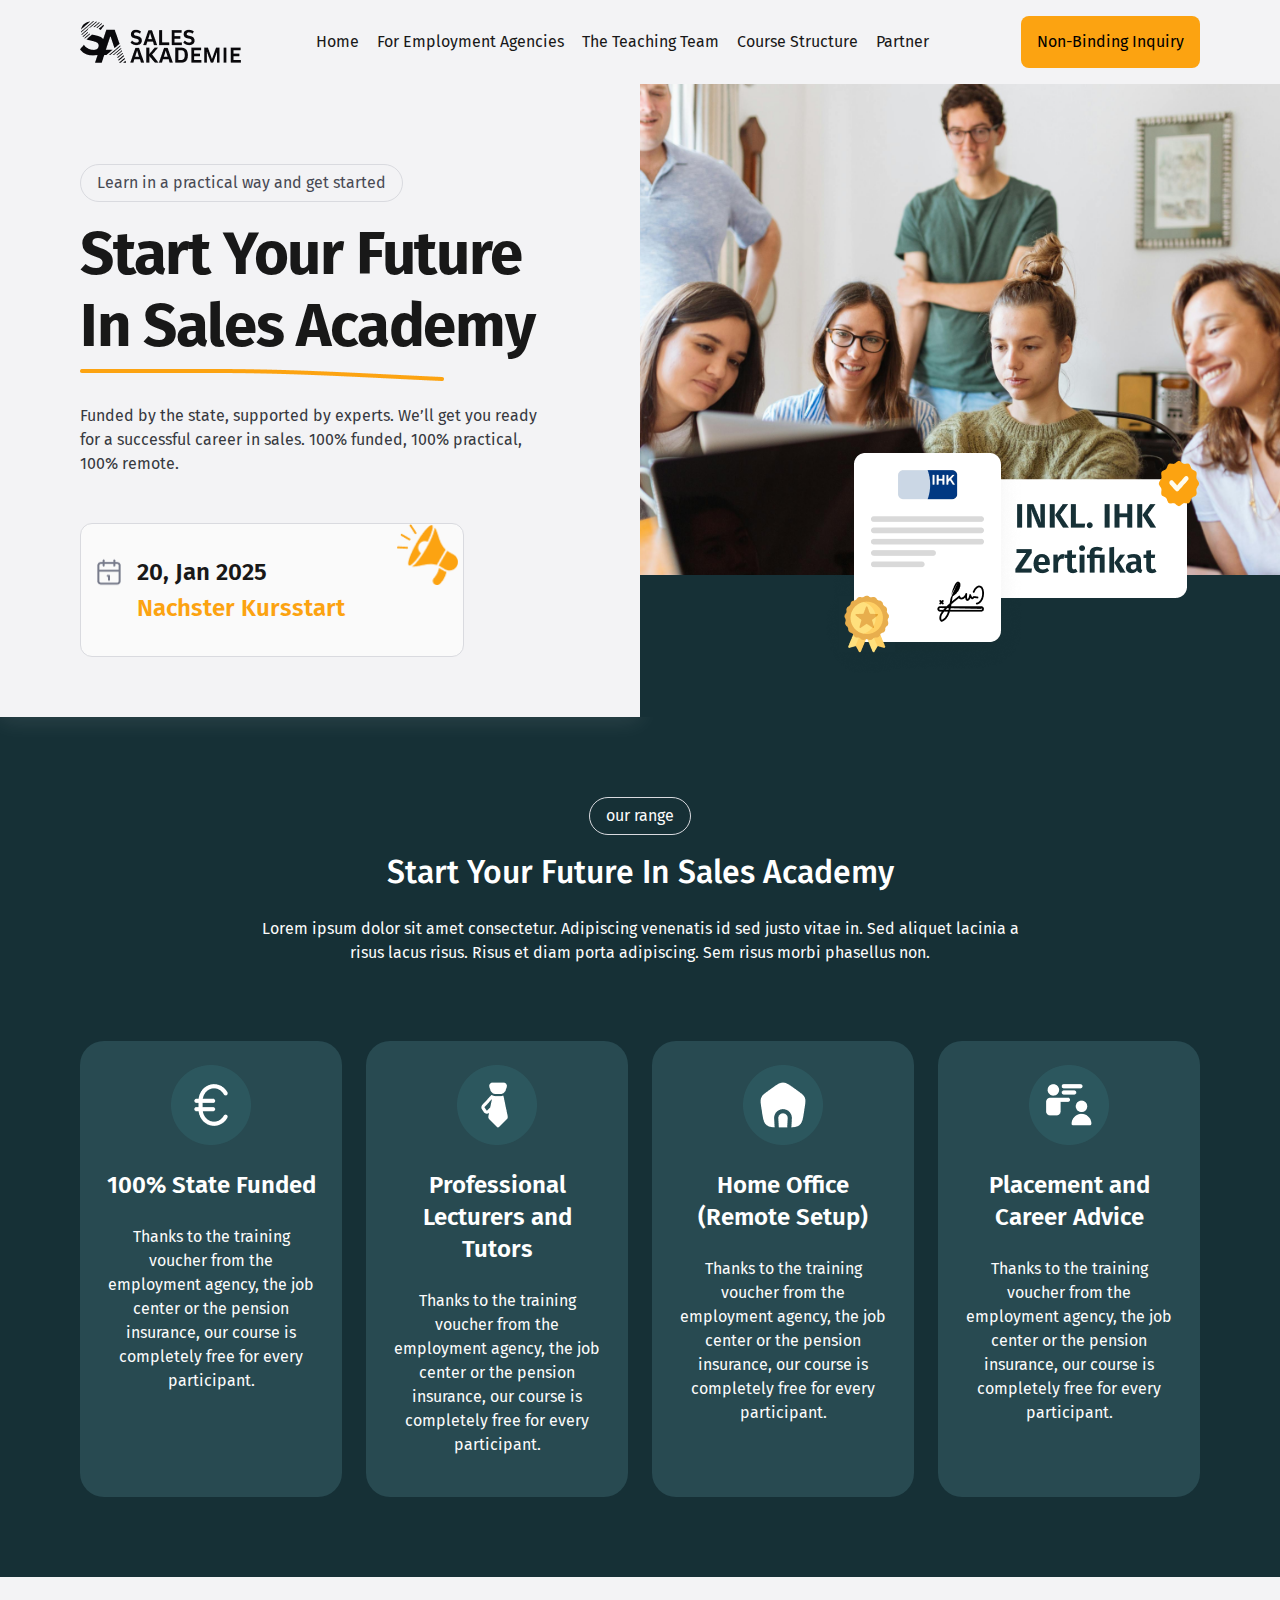
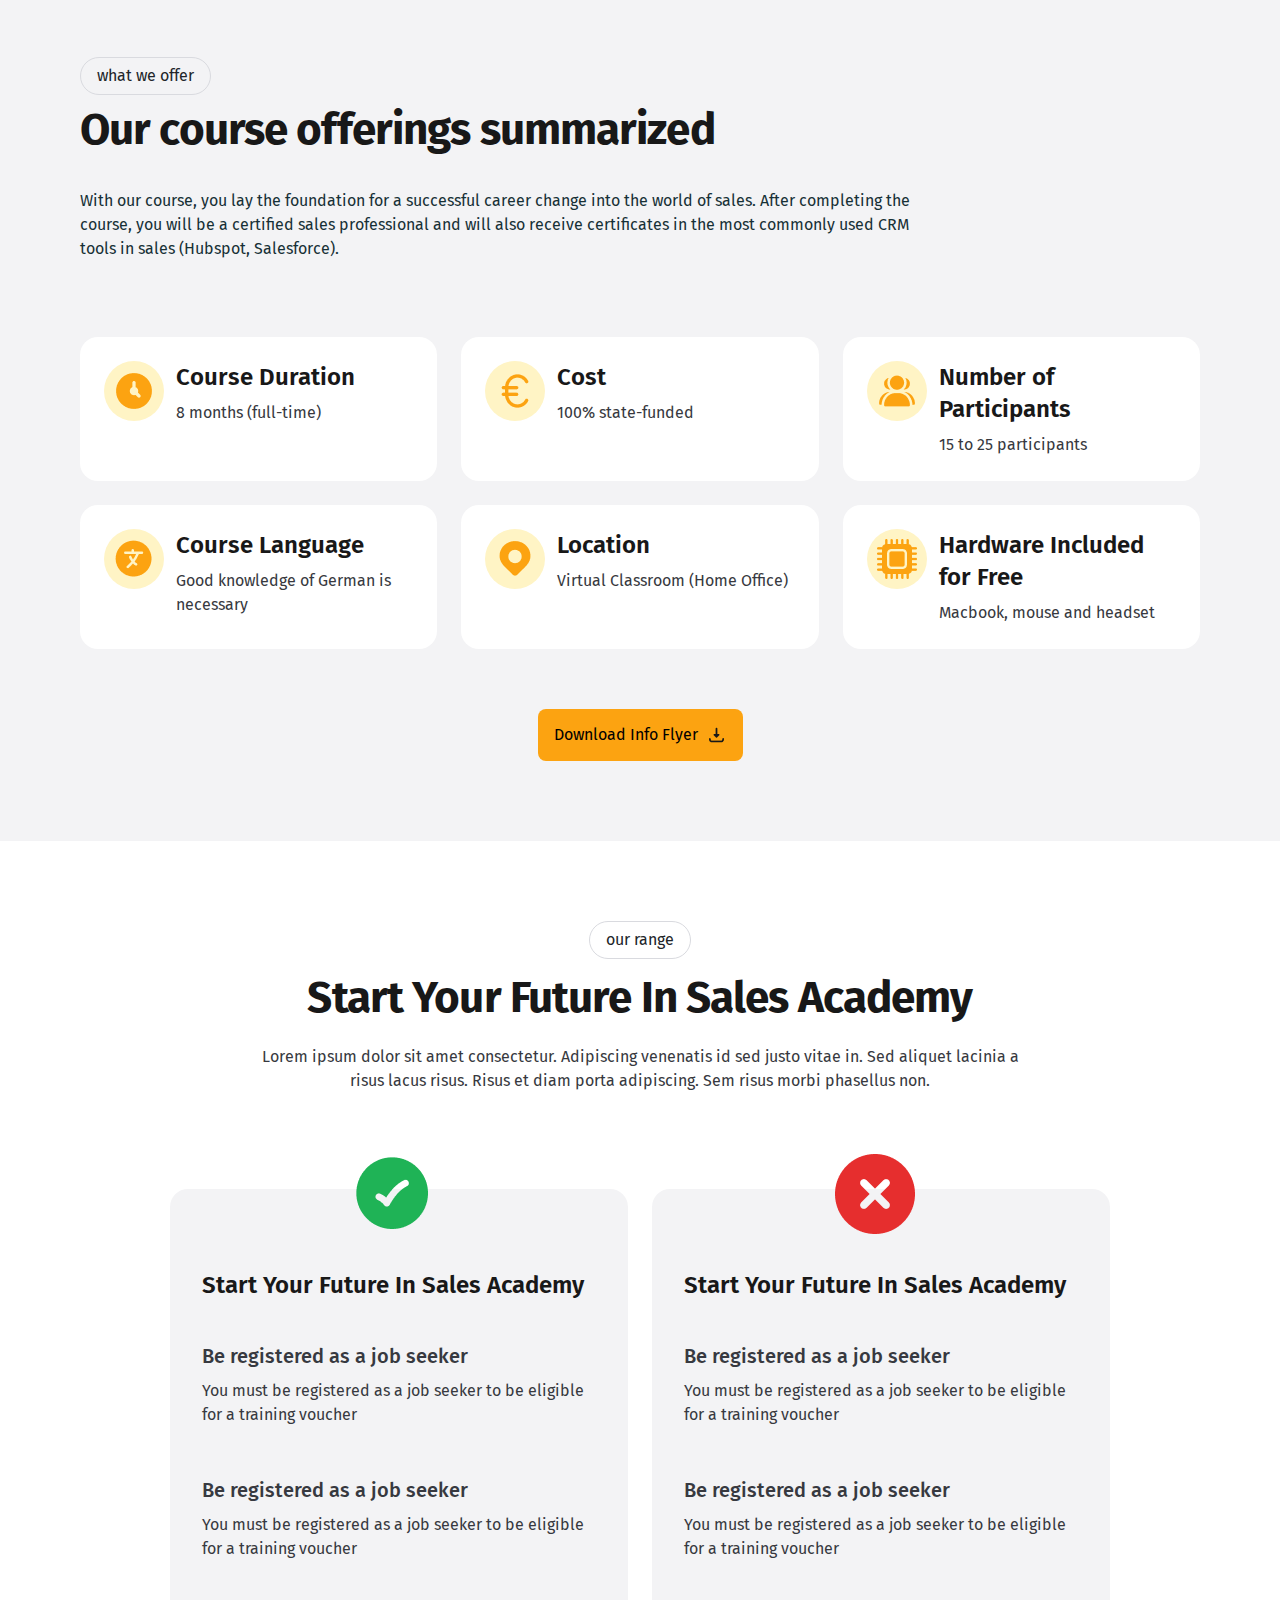
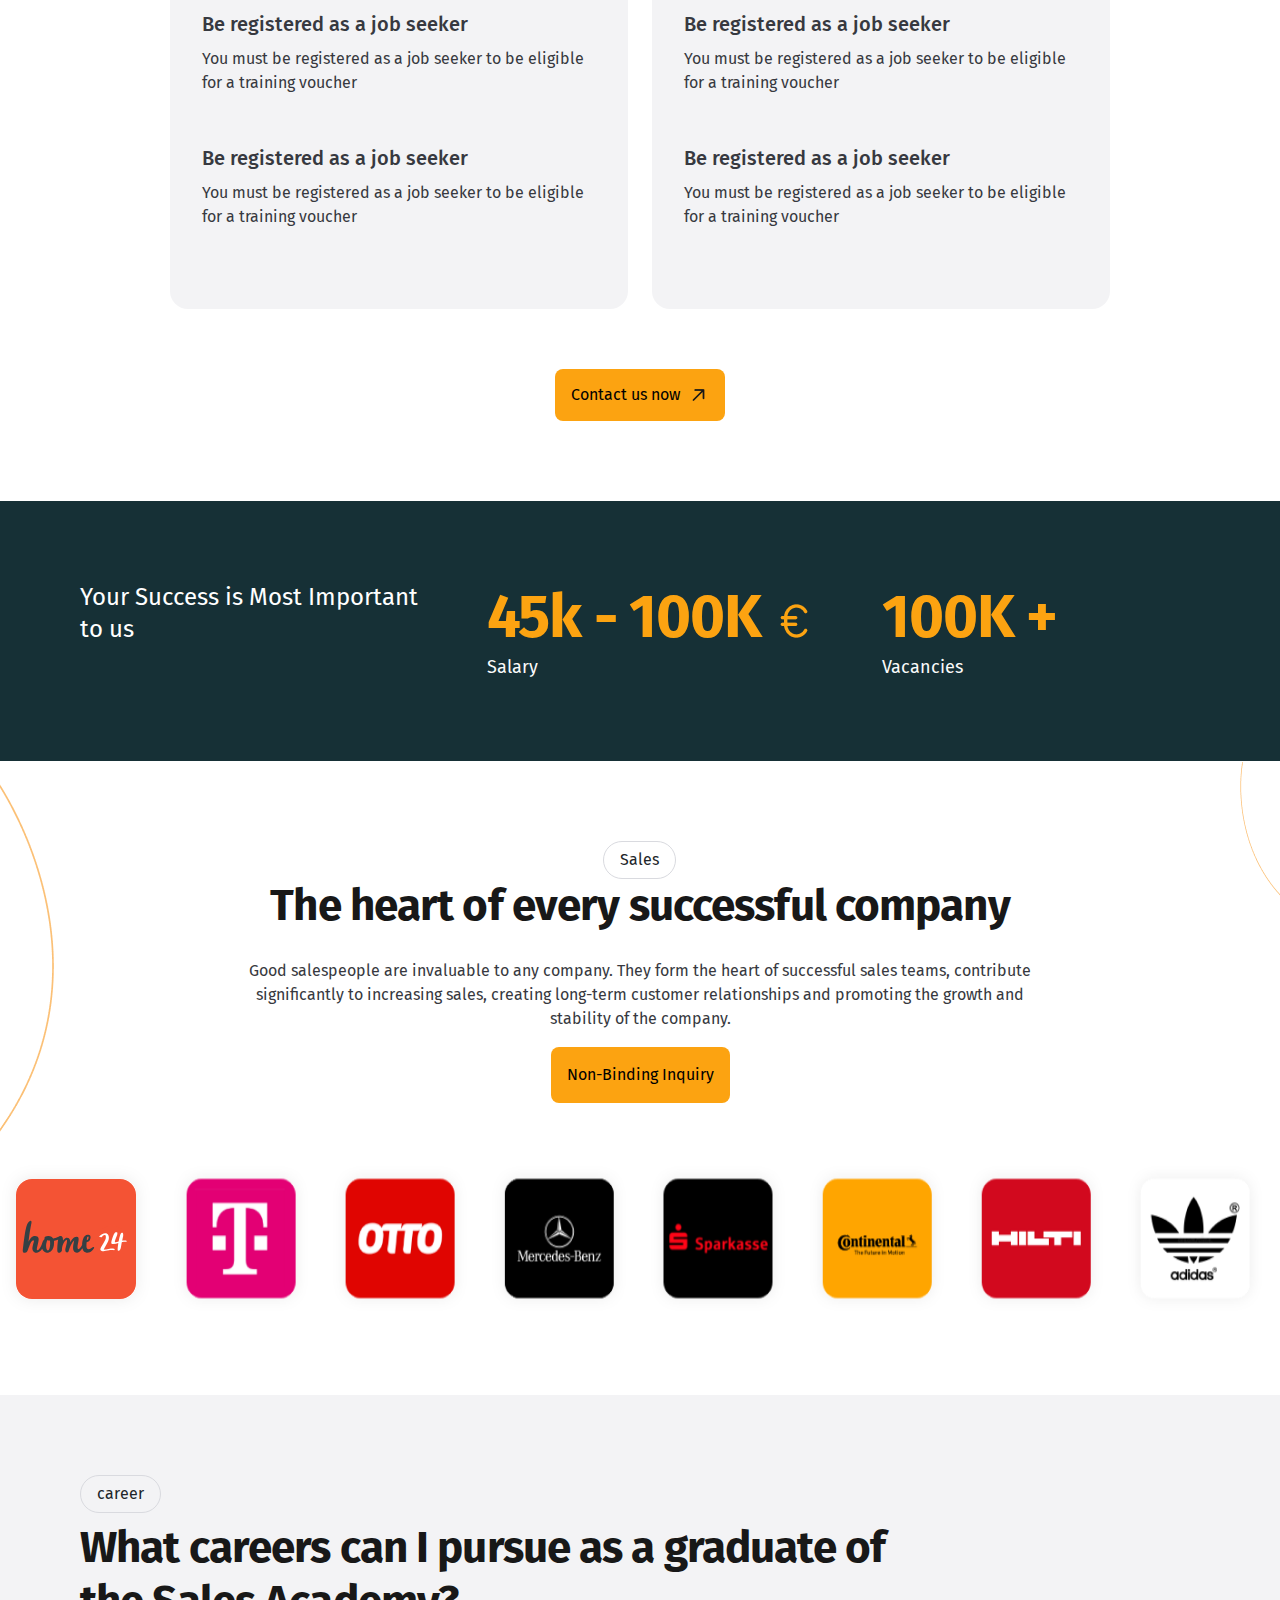
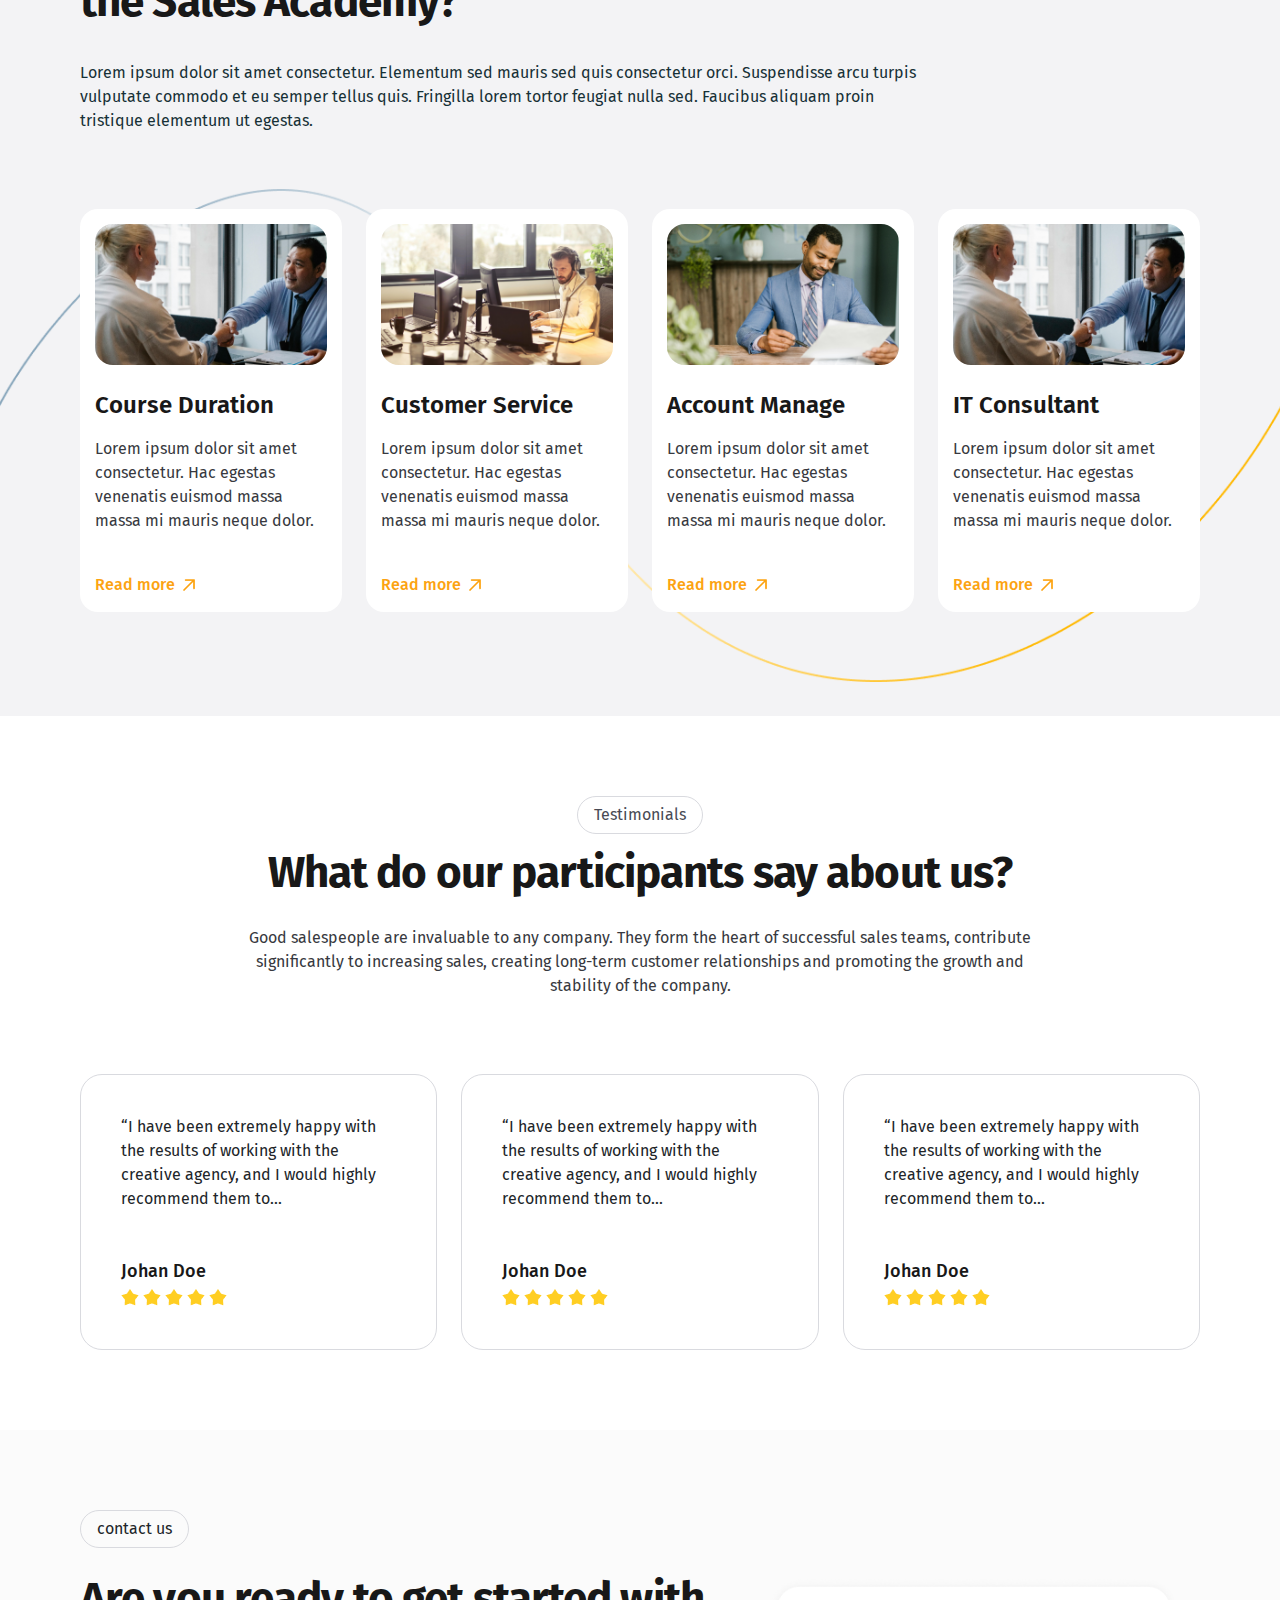
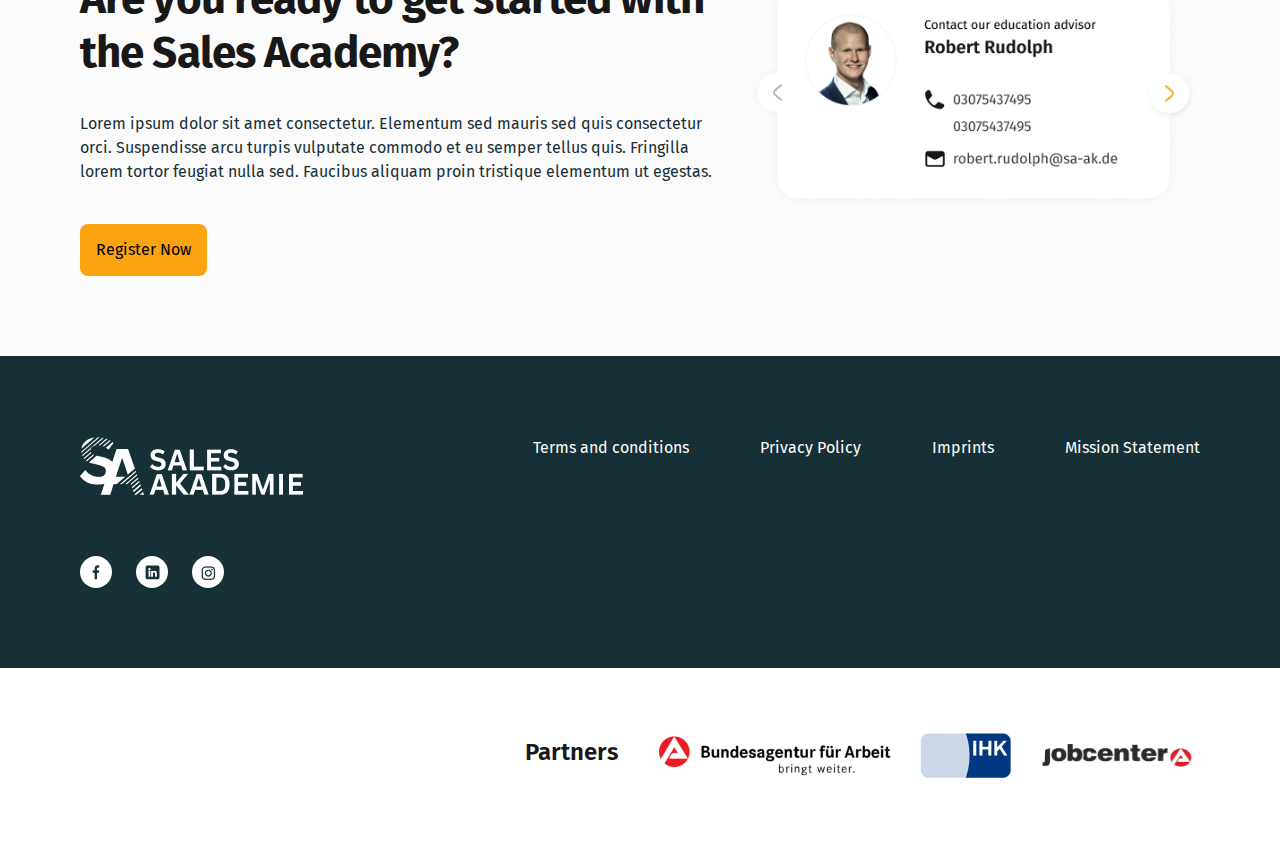
<file: index.html>
<!DOCTYPE html>
<html lang="en">
  <head>
    <meta charset="UTF-8" />
    <meta name="viewport" content="width=device-width, initial-scale=1.0" />
    <meta
      name="description"
      content="Vom Staat gefördert, unterstützt von Experten. Wir bereiten Sie auf eine erfolgreiche Karriere im Vertrieb vor. 100% gefördert, 100% praktisch, 100% remote."
    />
    <link
      rel="apple-touch-icon"
      sizes="180x180"
      href="./assets/android-chrome-192x192.png"
    />
    <link
      rel="icon"
      type="image/png"
      sizes="32x32"
      href="./assets/favicon-32x32.png"
    />
    <link
      rel="icon"
      type="image/png"
      sizes="16x16"
      href="./assets/favicon-16x16.png"
    />
    <link rel="manifest" href="/site.webmanifest" />
    <link rel="preconnect" href="https://fonts.googleapis.com" />
    <link rel="preconnect" href="https://fonts.gstatic.com" crossorigin />
    <link
      href="https://fonts.googleapis.com/css2?family=DM+Sans:ital,opsz,wght@0,9..40,100..1000;1,9..40,100..1000&family=Fira+Sans:ital,wght@0,100;0,200;0,300;0,400;0,500;0,600;0,700;0,800;0,900;1,100;1,200;1,300;1,400;1,500;1,600;1,700;1,800;1,900&family=Lato:ital,wght@0,100;0,300;0,400;0,700;0,900;1,100;1,300;1,400;1,700;1,900&family=Plus+Jakarta+Sans:ital,wght@0,200..800;1,200..800&family=Poppins:ital,wght@0,100;0,200;0,300;0,400;0,500;0,600;0,700;0,800;0,900;1,100;1,200;1,300;1,400;1,500;1,600;1,700;1,800;1,900&display=swap"
      rel="stylesheet"
    />
    <link
      href="https://cdn.jsdelivr.net/npm/bootstrap@5.3.3/dist/css/bootstrap.min.css"
      rel="stylesheet"
      integrity="sha384-QWTKZyjpPEjISv5WaRU9OFeRpok6YctnYmDr5pNlyT2bRjXh0JMhjY6hW+ALEwIH"
      crossorigin="anonymous"
    />
    <link rel="stylesheet" href="./CSS/main.css" />
    <title>Home | Sale Akademie</title>
  </head>
  <body>
    <!-----------------------------navbar start--------------------------------->
    <section class="navbar">
    <nav class="container ">
        <div class="navbar-logo">
          <a href="./index.html"><img src="./assets/logo.png" alt="logo" /></a>
        </div>
        <div class="toggle-button" onclick="toggleMenu()">☰</div>
        <div class="navbar-menu" id="navbar-menu">
          <a id="home" href="./index.html">Home</a>
          <a id="employmentAgency" href="./employement-agency.html">For Employment Agencies</a>
          <a id="teachingTeam" href="./teaching-team.html">The Teaching Team</a>
          <a id="courseStructure" href="./course-structure.html">Course Structure</a>
          <a id="partners" href="./partners.html">Partner</a>
          <div class="dropdown">
            <button class="dropbtn text-black">en</button>
            <div class="dropdown-content">
              <a href="javascript:void(0);" onclick="changeLanguage('en')">en</a>
              <a href="javascript:void(0);" onclick="changeLanguage('de')">Ge</a>
            </div>
          </div>

        </div>
        <div class="nav-btn" id="nav-btn">
          <button id="nonBindingInquiry" class="bg-transparent border-0">Non-Binding Inquiry</button>
        </div>
      </nav>
    </section>
      
    <!-----------------------------navbar end--------------------------------->
    <!------------------------------hero section start------------------------------->
    <section class="hero-section">
      <div class="hero-left">
        <div class="hero-head">
          <p class="hero-btn">Learn in a practical way and get started</p>
          <h1 class="mb-0">Start Your Future In Sales Academy</h1>
          <img src="./assets/head-border.png" alt="head-border" />
        </div>
        <div class="hero-desc">
          <p class="hero-description">
            Funded by the state, supported by experts. We’ll get you ready for a
            successful career in sales. 100% funded, 100% practical, 100%
            remote.
          </p>
          <button class="hero-btn">Non-binding Inquiry</button>
          <div class="hero-box">
            <div class="hero-box-content">
              <img
                src="./assets/hero-box-img.png"
                width="32"
                height="32"
                alt="hero-box-img"
              />
              <div class="hero-box-content-left">
                <span class="date">20, Jan 2025</span>
                <span class="content">Nachster Kursstart</span>
              </div>
            </div>
            <div class="hero-annoucement-icon">
              <img
                width="61"
                height="61"
                src="./assets/hero-annoucement-icon.png"
                alt="hero-annoucement-icon"
              />
            </div>
          </div>
        </div>
      </div>
      <div class="hero-right">
        <img
          src="./assets/hero-img.png"
          style="max-width: 100%; height: auto"
          width="882"
          height="660"
          alt="hero image"
        />
        <div class="hero-imgs">
          <img class="image-1" src="./assets/hero-img-up-1.png" />
          <img class="image-2" src="./assets/hero-img-up2.png" />
        </div>
       
    </section>
    <div class="d-flex justify-content-center align-items-center box " >
        <div class="hero-below-box ">
            <div class="hero-box-content">
              <img
                src="./assets/hero-box-img.png"
                width="32"
                height="32"
                alt="hero-box-img"
              />
              <div class="hero-box-content-left">
                <span class="date">20, Jan 2025</span>
                <span class="content">Nachster Kursstart</span>
              </div>
            </div>
        </div>
      </div>
    <!------------------------------hero section end------------------------------->

    <!--------------------------------------our range start------------------------------->
    <section class="container range-section">
      <div class="our-range">
        <div class="our-range-head">
          <span>our range</span>
          <h2 class="text-white">Start Your Future In Sales Academy</h2>

          <p>
            Lorem ipsum dolor sit amet consectetur. Adipiscing venenatis id sed
            justo vitae in. Sed aliquet lacinia a risus lacus risus. Risus et
            diam porta adipiscing. Sem risus morbi phasellus non.
          </p>
        </div>
      </div>
      <div class="our-range-card">
        <div class="range-card">
          <img src="./assets/fund-icon.png" alt="fund-icon" />
          <h4 class="mb-0 text-white">100% State Funded</h4>
          <p class="text-center">
            Thanks to the training voucher from the employment agency, the job
            center or the pension insurance, our course is completely free for
            every participant.
          </p>
        </div>
        <div class="range-card">
          <img src="./assets/tutor-icon.png" alt="tutor-icon" />
          <h4 class="mb-0 text-white">Professional Lecturers and Tutors</h4>
          <p class="text-center">
            Thanks to the training voucher from the employment agency, the job
            center or the pension insurance, our course is completely free for
            every participant.
          </p>
        </div>
        <div class="range-card">
          <img src="./assets/home-office-icon.png" alt="home-office-icon" />
          <h4 class="mb-0 text-white">Home Office <br />(Remote Setup)</h4>
          <p class="text-center">
            Thanks to the training voucher from the employment agency, the job
            center or the pension insurance, our course is completely free for
            every participant.
          </p>
        </div>
        <div class="range-card">
          <img src="./assets/career-icon.png" alt="career-icon" />
          <h4 class="mb-0 text-white">Placement and Career Advice</h4>
          <p class="text-center">
            Thanks to the training voucher from the employment agency, the job
            center or the pension insurance, our course is completely free for
            every participant.
          </p>
        </div>
      </div>
    </section>
    <!--------------------------------------our range end------------------------------->
    <!-------------------------------our courses start------------------------------------->
    <section class="container courses-section">
      <div class="our-courses-head">
        <div class="course-head">
          <span class="course-btn">what we offer</span>
          <h2 class="course-heading">Our course offerings summarized</h2>
        </div>
        <div class="course-description">
          <p class="description">
            With our course, you lay the foundation for a successful career
            change into the world of sales. After completing the course, you
            will be a certified sales professional and will also receive
            certificates in the most commonly used CRM tools in sales (Hubspot,
            Salesforce).
          </p>
        </div>
      </div>
      <div class="our-courses-card">
        <div class="course-card bg-white">
          <div class="course-img">
            <img src="/assets/time.png" alt="time-icon" />
          </div>
          <div class="card-content">
            <p>Course Duration</p>
            <span>8 months (full-time)</span>
          </div>
        </div>
        <div class="course-card bg-white">
          <div class="course-img">
            <img src="/assets/euro.png" alt="euro-icon" />
          </div>
          <div class="card-content">
            <p>Cost</p>
            <span>100% state-funded</span>
          </div>
        </div>
        <div class="course-card bg-white">
          <div class="course-img">
            <img src="/assets/users.png" alt="users-icon" />
          </div>
          <div class="card-content">
            <p>Number of Participants</p>
            <span>15 to 25 participants</span>
          </div>
        </div>
        <div class="course-card bg-white">
          <div class="course-img">
            <img src="/assets/language.png" alt="language-icon" />
          </div>
          <div class="card-content">
            <p>Course Language</p>
            <span>Good knowledge of German is necessary</span>
          </div>
        </div>
        <div class="course-card bg-white">
          <div class="course-img">
            <img src="/assets/location.png" alt="location-icon" />
          </div>
          <div class="card-content">
            <p>Location</p>
            <span>Virtual Classroom (Home Office)</span>
          </div>
        </div>
        <div class="course-card bg-white">
          <div class="course-img">
            <img src="/assets/hardware.png" alt="hardware-icon" />
          </div>
          <div class="card-content">
            <p>Hardware Included for Free</p>
            <span>Macbook, mouse and headset</span>
          </div>
        </div>
      </div>
      <div class="our-courses-btn">
        <button class="border-0 bg-transparent">Download Info Flyer</button>
        <img src="./assets/download.png" alt="download-icon" />
      </div>
    </section>
    <!-------------------------------our courses end------------------------------------->

    <!--------------------------------------Sales Academy start--------------------------------->
    <section class="container sales-section bg-white">
      <div class="sales-head">
        <div class="sales-head-content">
          <span class="sales-btn">our range</span>
          <h2 class="sales-heading">Start Your Future In Sales Academy</h2>
          <div class="sales-description">
            <p class="description">
              Lorem ipsum dolor sit amet consectetur. Adipiscing venenatis id
              sed justo vitae in. Sed aliquet lacinia a risus lacus risus. Risus
              et diam porta adipiscing. Sem risus morbi phasellus non.
            </p>
          </div>
        </div>
      </div>
      <div class="sales-cards">
        <div class="sales-card">
          <h3 class="heading">Start Your Future In Sales Academy</h3>
          <div class="sales-card-content">
            <h4 class="sub-heading">Be registered as a job seeker</h4>
            <p class="content">
              You must be registered as a job seeker to be eligible for a
              training voucher
            </p>
          </div>
          <div class="sales-card-content">
            <h4 class="sub-heading">Be registered as a job seeker</h4>
            <p class="content">
              You must be registered as a job seeker to be eligible for a
              training voucher
            </p>
          </div>
          <div class="sales-card-content">
            <h4 class="sub-heading">Be registered as a job seeker</h4>
            <p class="content">
              You must be registered as a job seeker to be eligible for a
              training voucher
            </p>
          </div>
          <div class="sales-card-content">
            <h4 class="sub-heading">Be registered as a job seeker</h4>
            <p class="content">
              You must be registered as a job seeker to be eligible for a
              training voucher
            </p>
          </div>
          <div class="sales-img">
            <img src="./assets/check.png" alt="check-icon" />
          </div>
        </div>
        <div class="sales-card">
          <h3 class="heading">Start Your Future In Sales Academy</h3>
          <div class="sales-card-content">
            <h4 class="sub-heading">Be registered as a job seeker</h4>
            <p class="content">
              You must be registered as a job seeker to be eligible for a
              training voucher
            </p>
          </div>
          <div class="sales-card-content">
            <h4 class="sub-heading">Be registered as a job seeker</h4>
            <p class="content">
              You must be registered as a job seeker to be eligible for a
              training voucher
            </p>
          </div>
          <div class="sales-card-content">
            <h4 class="sub-heading">Be registered as a job seeker</h4>
            <p class="content">
              You must be registered as a job seeker to be eligible for a
              training voucher
            </p>
          </div>
          <div class="sales-card-content">
            <h4 class="sub-heading">Be registered as a job seeker</h4>
            <p class="content">
              You must be registered as a job seeker to be eligible for a
              training voucher
            </p>
          </div>
          <div class="sales-img">
            <img src="./assets/close.png" alt="close-icon" />
          </div>
        </div>
      </div>
      <div class="contact-us-btn">
        <button class="bg-transparent border-0">Contact us now</button>
        <img src="./assets/arrow-icon.png" alt="arrow-icon" />
      </div>
    </section>
    <!--------------------------------------Sales Academy End--------------------------------->
    <!--------------------------------------salary section start----------------------------------->
    <section class="container salary-section">
      <div class="salary-content">
        <p class="mb-0 text-white">Your Success is Most Important to us</p>
      </div>
      <div class="salary-numeric">
        <p class="mb-0">
          45k - 100K
          <img class="bg-transparent" src="./assets/euro.png" alt="euro-icon" />
        </p>
        <span>Salary</span>
      </div>
      <div class="vacancies">
        <p class="mb-0">100K +</p>
        <span>Vacancies</span>
      </div>
    </section>
    <!--------------------------------------salary section end----------------------------------->

    <!--------------------------------------company heart start----------------------------------->
    <section class="compnay-heart-section">
      <div class="container">
        <div class="company-heart-head">
            <div class="company-heading">
              <span>Sales</span>
              <h2>The heart of every successful company</h2>
            </div>
            <div class="company-description">
              <p class="description">
                Good salespeople are invaluable to any company. They form the heart
                of successful sales teams, contribute significantly to increasing
                sales, creating long-term customer relationships and promoting the
                growth and stability of the company.
              </p>
            </div>
          </div>
          <div class="company-heart-btn mx-auto">
            <button class="border-0 bg-transparent">Non-Binding Inquiry</button>
          </div>
          
    
          <div class="company-heart-images">
            <img
              class="company-heart-img-left"
              src="./assets/company-heart-img-left.png"
              alt="company-heart-img-left"
            />
            <img
              class="company-heart-img-right"
              src="./assets/comapny-heart-img-right.png"
              alt="company-heart-img-right"
            />
          </div>
      </div>
      <div class="swiper-container px-0">
        <div class="swiper-wrapper">
          <img src="./assets/image-1.png" alt="Image 1" class="swiper-slide" />
          <img src="./assets/image-2.png" alt="Image 2" class="swiper-slide" />

          <img src="./assets/image-4.png" alt="Image 12" class="swiper-slide" />
          <img src="./assets/image-5.png" alt="Image 12" class="swiper-slide" />
          <img src="./assets/image-6.png" alt="Image 12" class="swiper-slide" />
          <img src="./assets/image-7.png" alt="Image 12" class="swiper-slide" />
          <img src="./assets/image-8.png" alt="Image 12" class="swiper-slide" />
          <img src="./assets/image-9.png" alt="Image 12" class="swiper-slide" />
          <img
            src="./assets/image-10.png"
            alt="Image 12"
            class="swiper-slide"
          />
          <img src="./assets/image-7.png" alt="Image 12" class="swiper-slide" />
          <img src="./assets/image-8.png" alt="Image 12" class="swiper-slide" />
          <img src="./assets/image-9.png" alt="Image 12" class="swiper-slide" />
          <img
            src="./assets/image-10.png"
            alt="Image 12"
            class="swiper-slide"
          />
          <img src="./assets/image-7.png" alt="Image 12" class="swiper-slide" />
          <img src="./assets/image-8.png" alt="Image 12" class="swiper-slide" />
          <img src="./assets/image-9.png" alt="Image 12" class="swiper-slide" />
          <img
            src="./assets/image-10.png"
            alt="Image 12"
            class="swiper-slide"
          />
        </div>
      </div>
    </section>

   
    <!--------------------------------------company heart end----------------------------------->

    <!--------------------------------------career start----------------------------------->
    <section class="container career-section">
      <div class="career-head">
        <div class="career-heading">
          <span>career</span>
          <h2>What careers can I pursue as a graduate of the Sales Academy?</h2>
        </div>
        <div class="career-description">
          <p class="description">
            Lorem ipsum dolor sit amet consectetur. Elementum sed mauris sed
            quis consectetur orci. Suspendisse arcu turpis vulputate commodo et
            eu semper tellus quis. Fringilla lorem tortor feugiat nulla sed.
            Faucibus aliquam proin tristique elementum ut egestas.
          </p>
        </div>
      </div>
      <div class="career-cards">
        <div class="career-card bg-white">
          <img
            src="./assets/career-img.png"
            class="img-fluid"
            alt="career-img"
          />
          <div class="career-card-head">
            <h3>Course Duration</h3>
            <p>
              Lorem ipsum dolor sit amet consectetur. Hac egestas venenatis
              euismod massa massa mi mauris neque dolor.
            </p>
          </div>
          <div class="career-read-more">
            <a href="#">Read more
            <img src="./assets/arrow-up-icon.png" alt="arrow-icon" />
          </a>
          </div>
        </div>
        <div class="career-card bg-white">
          <img
            src="./assets/customer-service.png"
            class="img-fluid"
            alt="customer-service"
          />
          <div class="career-card-head">
            <h3>Customer Service</h3>
            <p>
              Lorem ipsum dolor sit amet consectetur. Hac egestas venenatis
              euismod massa massa mi mauris neque dolor.
            </p>
          </div>
          <div class="career-read-more">
            <a href="#">Read more
              <img src="./assets/arrow-up-icon.png" alt="arrow-icon" />
            </a>
          </div>
        </div>
        <div class="career-card bg-white">
          <img
            src="./assets/account-manage.png"
            class="img-fluid"
            alt="account-manage"
          />
          <div class="career-card-head">
            <h3>Account Manage</h3>
            <p>
              Lorem ipsum dolor sit amet consectetur. Hac egestas venenatis
              euismod massa massa mi mauris neque dolor.
            </p>
          </div>
          <div class="career-read-more">
            <a href="#">Read more
              <img src="./assets/arrow-up-icon.png" alt="arrow-icon" />
            </a>
          </div>
        </div>
        <div class="career-card bg-white">
          <img
            src="./assets/career-img.png"
            class="img-fluid"
            alt="career-img"
          />
          <div class="career-card-head">
            <h3>IT Consultant</h3>
            <p>
              Lorem ipsum dolor sit amet consectetur. Hac egestas venenatis
              euismod massa massa mi mauris neque dolor.
            </p>
          </div>
          <div class="career-read-more">
            <a href="#">Read more
              <img src="./assets/arrow-up-icon.png" alt="arrow-icon" />
            </a>
          </div>
        </div>
        <div class="career-bg-img">
          <img src="./assets/career-bg-img.png" alt="career-bg-img" />
        </div>
      </div>
    </section>
    <!--------------------------------------career end----------------------------------->
    <!--------------------------------------Testimonials start----------------------------------->
    <section class="container testimonials-section">
      <div class="testimonial-head">
        <div class="testimonial-heading">
          <span>Testimonials</span>
          <h2>What do our participants say about us?</h2>
        </div>
        <div class="testimonial-description">
          <p class="description">
            Good salespeople are invaluable to any company. They form the heart
            of successful sales teams, contribute significantly to increasing
            sales, creating long-term customer relationships and promoting the
            growth and stability of the company.
          </p>
        </div>
      </div>
      <div class="testimonial-cards">
        <div class="testimonial-card">
          <div class="card-feedback">
            <p>
              “I have been extremely happy with the results of working with the
              creative agency, and I would highly recommend them to...
            </p>
          </div>
          <div class="card-reviews">
            <p class="mb-0">Johan Doe</p>
            <img src="./assets/star.png" alt="reviews" />
            <img src="./assets/star.png" alt="reviews" />
            <img src="./assets/star.png" alt="reviews" />
            <img src="./assets/star.png" alt="reviews" />
            <img src="./assets/star.png" alt="reviews" />
          </div>
        </div>
        <div class="testimonial-card">
          <div class="card-feedback">
            <p>
              “I have been extremely happy with the results of working with the
              creative agency, and I would highly recommend them to...
            </p>
          </div>
          <div class="card-reviews">
            <p class="mb-0">Johan Doe</p>
            <img src="./assets/star.png" alt="reviews" />
            <img src="./assets/star.png" alt="reviews" />
            <img src="./assets/star.png" alt="reviews" />
            <img src="./assets/star.png" alt="reviews" />
            <img src="./assets/star.png" alt="reviews" />
          </div>
        </div>
        <div class="testimonial-card">
          <div class="card-feedback">
            <p>
              “I have been extremely happy with the results of working with the
              creative agency, and I would highly recommend them to...
            </p>
          </div>
          <div class="card-reviews">
            <p class="mb-0">Johan Doe</p>
            <img src="./assets/star.png" alt="reviews" />
            <img src="./assets/star.png" alt="reviews" />
            <img src="./assets/star.png" alt="reviews" />
            <img src="./assets/star.png" alt="reviews" />
            <img src="./assets/star.png" alt="reviews" />
          </div>
        </div>
      </div>
    </section>
    <!--------------------------------------Testimonials end----------------------------------->

    <!--------------------------------------Contact us start----------------------------------->
    <section class="container contact-section">
      <div class="row contact-us">
        <div class="col-lg-7 contact-us-left">
          <span class="contact-btn">contact us</span>
          <h2 class="contact-heading">
            Are you ready to get started with the Sales Academy?
          </h2>
          <p class="contact-description">
            Lorem ipsum dolor sit amet consectetur. Elementum sed mauris sed
            quis consectetur orci. Suspendisse arcu turpis vulputate commodo et
            eu semper tellus quis. Fringilla lorem tortor feugiat nulla sed.
            Faucibus aliquam proin tristique elementum ut egestas.
          </p>
          <button class="register-now-btn border-0">Register Now</button>
        </div>
        <div class="col-lg-5">
            <!-- <div class="swiper-container2">
                <div class="swiper-wrapper"> -->
                <!-- Contact Card 1 -->
                <!-- <div class="card1">
                    <div class="advisor-img">
                  <img src="./assets/advisor-img.png" alt="Advisor">
                </div>
                <div class="advisor-info">
                    <div class="advisor-information">
                  <p>Contact our education advisor</p>
                  <h3>Robert Rudolph</h3>
                </div>
                  <div class="advisor-contact">
                    <div class="advisor-contact-info">
                    <img src="./assets/phone-icon.png" width="18" height="18" class="img-fluid" alt="phone-icon"/>
                    <span>+923094247356</span>
                </div>
                <div class="advisor-contact-info">
                    <img src="./assets/mail-icon.png" width="18" height="18" class="img-fluid" alt="mail-icon"/>
                    <span>flashdrivepunjab@gmail.com</span>
                </div>
                  </div>
                </div>
                  
                </div> -->
                <!-- <div class="card1">
                    <div class="advisor-img">
                  <img src="./assets/advisor-img.png" alt="Advisor">
                </div>
                <div class="advisor-info">
                    <div class="advisor-information">
                  <p>Contact our education advisor</p>
                  <h3>Robert Rudolph</h3>
                </div>
                  <div class="advisor-contact">
                    <div class="advisor-contact-info">
                    <img src="./assets/phone-icon.png" width="18" height="18" class="img-fluid" alt="phone-icon"/>
                    <span>+923094247356</span>
                </div>
                <div class="advisor-contact-info">
                    <img src="./assets/mail-icon.png" width="18" height="18" class="img-fluid" alt="mail-icon"/>
                    <span>flashdrivepunjab@gmail.com</span>
                </div>
                  </div>
                </div>
                  
                </div>
                <div class="card1">
                    <div class="advisor-img">
                  <img src="./assets/advisor-img.png" alt="Advisor">
                </div>
                <div class="advisor-info">
                    <div class="advisor-information">
                  <p>Contact our education advisor</p>
                  <h3>Robert Rudolph</h3>
                </div>
                  <div class="advisor-contact">
                    <div class="advisor-contact-info">
                    <img src="./assets/phone-icon.png" width="18" height="18" class="img-fluid" alt="phone-icon"/>
                    <span>+923094247356</span>
                    
                </div>
                <div class="advisor-contact-info">
                    <img src="./assets/mail-icon.png" width="18" height="18" class="img-fluid" alt="mail-icon"/>
                    <span>flashdrivepunjab@gmail.com</span>
                </div>
                  </div>
                </div>
                  
                </div> -->
                <img src="./assets/contact-us.png" class="img-fluid" alt="contact-us"/>
            </div>
                
            
                <!-- Navigation Arrows -->
                <!-- <div class="swiper-button swiper-button-left" onclick="prevCard()"><img src="./assets/arrow-backward.png" alt="arrow-backward"/></div>
                <div class="swiper-button swiper-button-right" onclick="nextCard()"><img src="./assets/arrow-forward.png" alt="arrow-forward"/></div>
              </div>
        </div>
      </div> -->
    </section>
    <!--------------------------------------Contact us end----------------------------------->
    <!--------------------------------------Contact Footer start----------------------------------->
    <section class="container footer-section">
      <div class="footer-section-1">
        <div class="footer-top">
          <div class="footer-left">
            <div class="footer-logo">
              <a href="./index.html"
                ><img src="./assets/footer-logo.png" alt="footer-logo"
              /></a>
            </div>
            <div class="social-icons">
              <div class="social-icon">
                <a href="#" target="_blank">
                <img src="./assets/fb-icon.png" alt="fb-icon" />
              </a>
              </div>
              <div class="social-icon">
                <a href="#" target="_blank">
                <img src="./assets/linkedin-icon.png" alt="linkedin-icon" />
              </a>
              </div>
              <div class="social-icon">
                <a href="#" target="_blank">
                <img src="./assets/insta-icon.png" alt="insta-icon" />
              </a>
              </div>
            </div>
          </div>
          <div class="footer-right">
            <a href="#">Terms and conditions</a>
            <a href="#">Privacy Policy</a>
            <a href="#">Imprints</a>
            <a href="#">Mission Statement</a>
          </div>
        </div>
      </div>
      <div class="footer-section-2">
        <div class="footer-partner">
          <h3>Partners</h3>
        </div>
        <div class="footer-partner-images">
          <div class="footer-partner-image">
            <img src="./assets/partner-3.png" alt="partner-1" />
          </div>
          <div class="footer-partner-image">
            <img src="./assets/partner-2.png" alt="partner-2" />
          </div>
          <div class="footer-partner-image">
            <img src="./assets/partner-1.png" alt="partner-3" />
          </div>
        </div>
      </div>
    </section>
    <!--------------------------------------Contact Footer end----------------------------------->

    <script
      src="https://cdn.jsdelivr.net/npm/@popperjs/core@2.11.8/dist/umd/popper.min.js"
      integrity="sha384-I7E8VVD/ismYTF4hNIPjVp/Zjvgyol6VFvRkX/vR+Vc4jQkC+hVqc2pM8ODewa9r"
      crossorigin="anonymous"
    ></script>
    <script
      src="https://cdn.jsdelivr.net/npm/bootstrap@5.3.3/dist/js/bootstrap.min.js"
      integrity="sha384-0pUGZvbkm6XF6gxjEnlmuGrJXVbNuzT9qBBavbLwCsOGabYfZo0T0to5eqruptLy"
      crossorigin="anonymous"
    ></script>
    <script src="./javascript/main.js"></script>
    <script type="application/ld+json">
      {
        "@context": "https://schema.org",
        "@type": "Corporation",
        "name": "Sales Academy",
        "alternateName": "Sales Academy",
        "url": "https://sale-academy-css.vercel.app/",
        "logo": "https://sale-academy-css.vercel.app/assets/logo.png",
        "contactPoint": [{
          "@type": "ContactPoint",
          "telephone": "03094247356",
          "contactType": "sales",
          "contactOption": "TollFree",
          "areaServed": "CA",
          "availableLanguage": "en"
        },{
          "@type": "ContactPoint",
          "telephone": "",
          "contactType": ""
        }],
        "sameAs": "https://www.facebook.com/waqarahmadrjoiya/"
      }
      </script>
  </body>
</html>
</file>
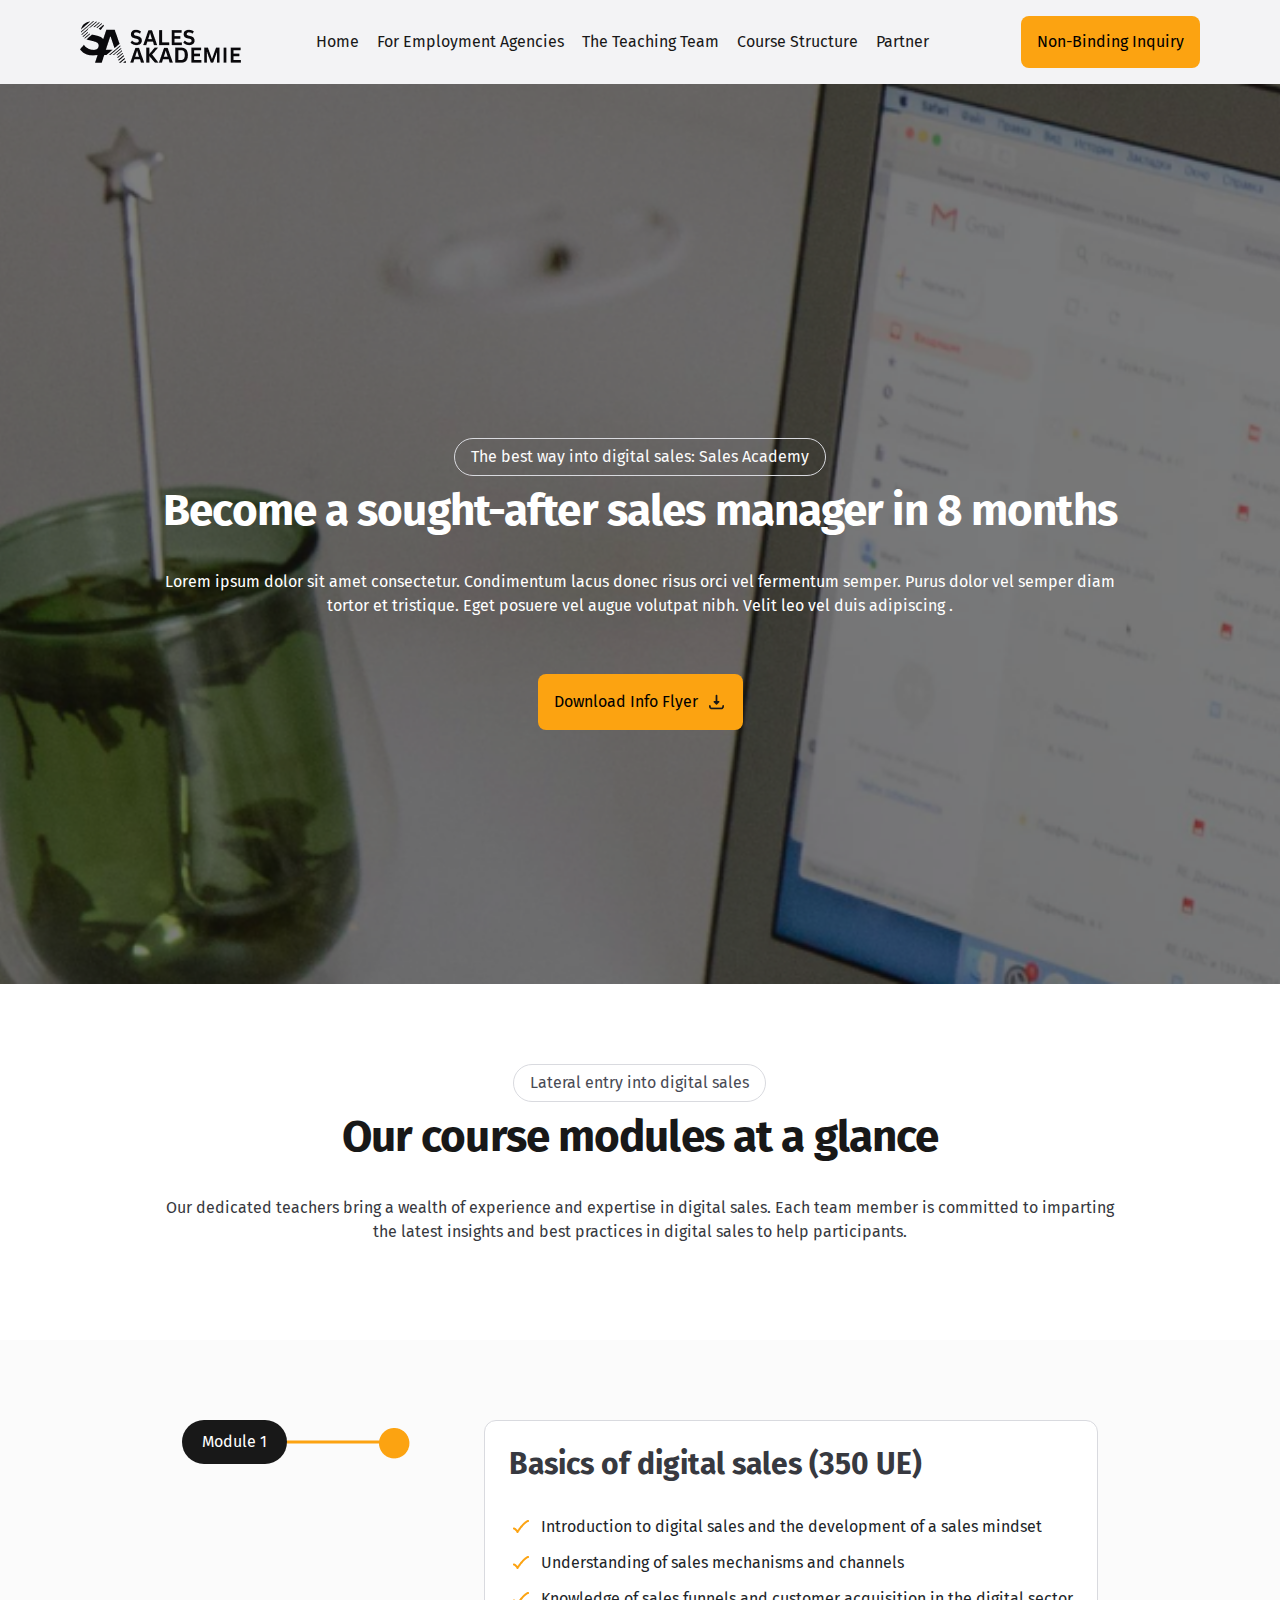
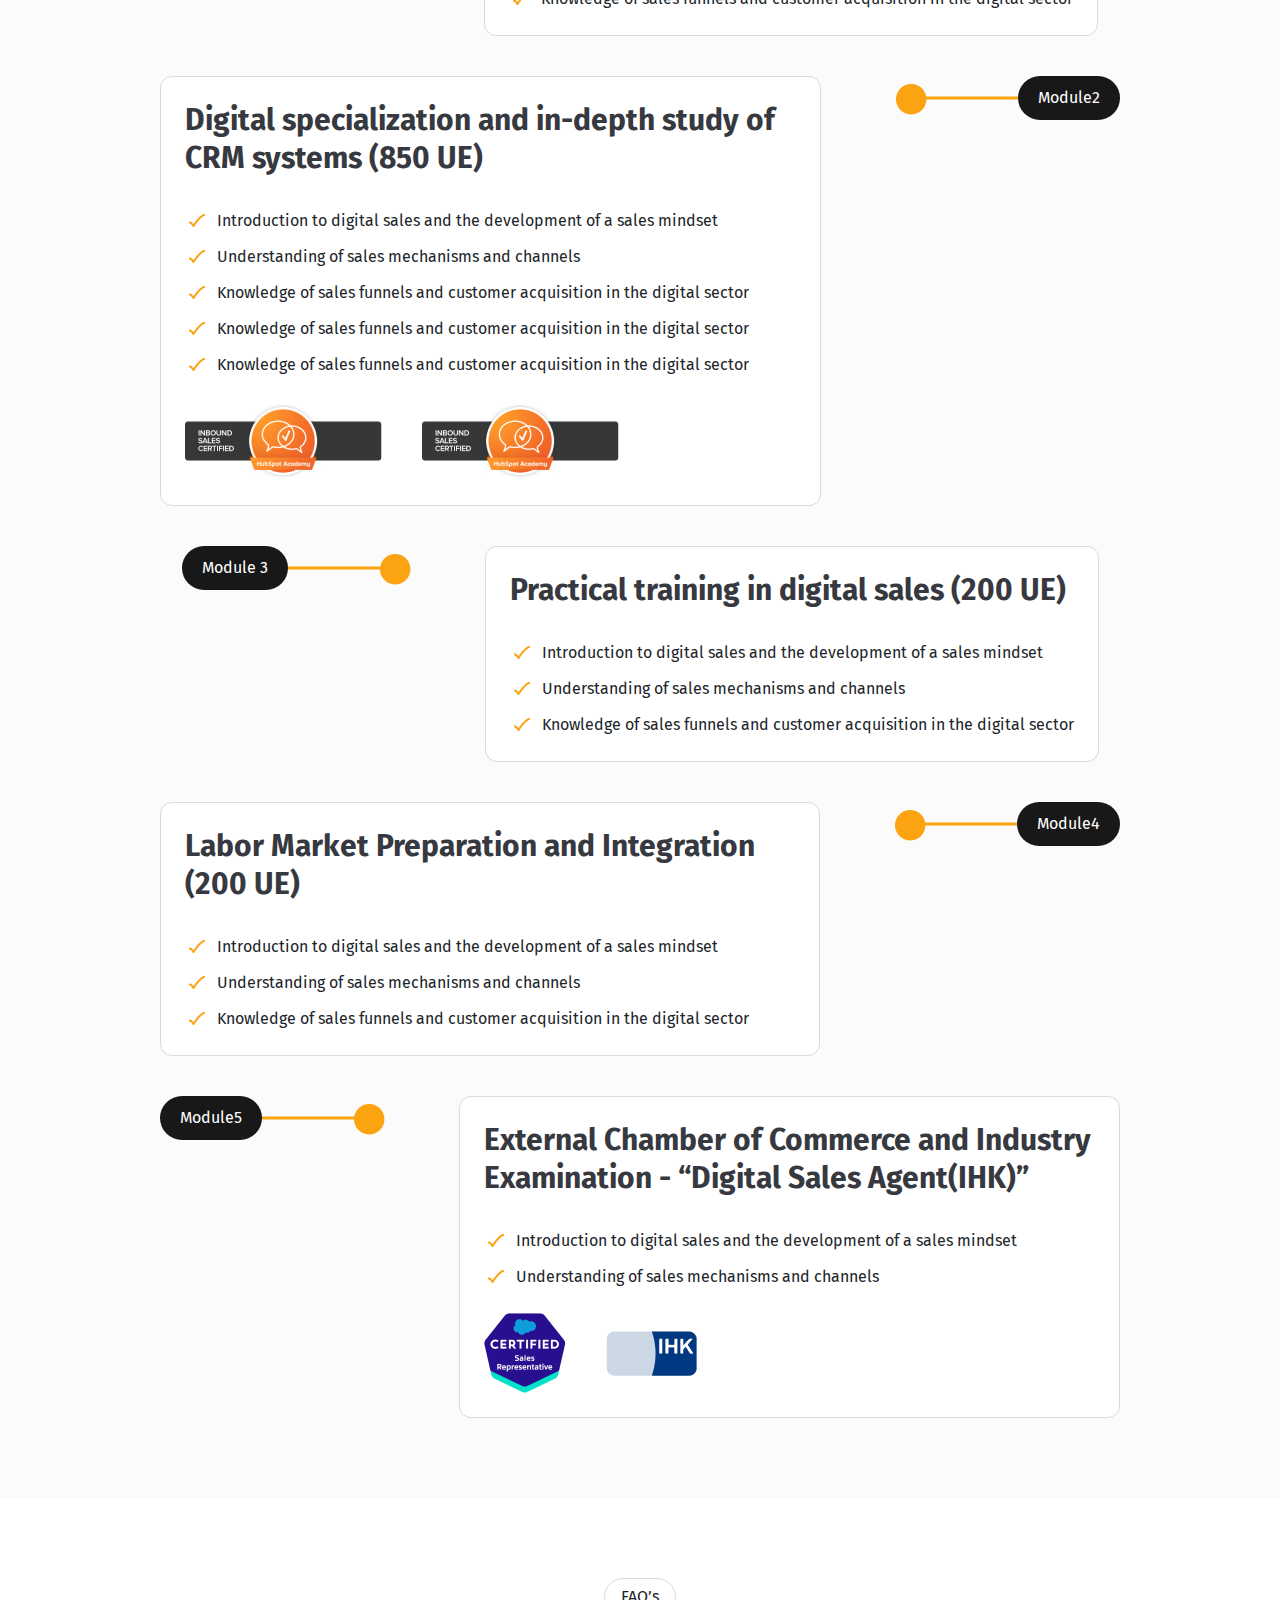
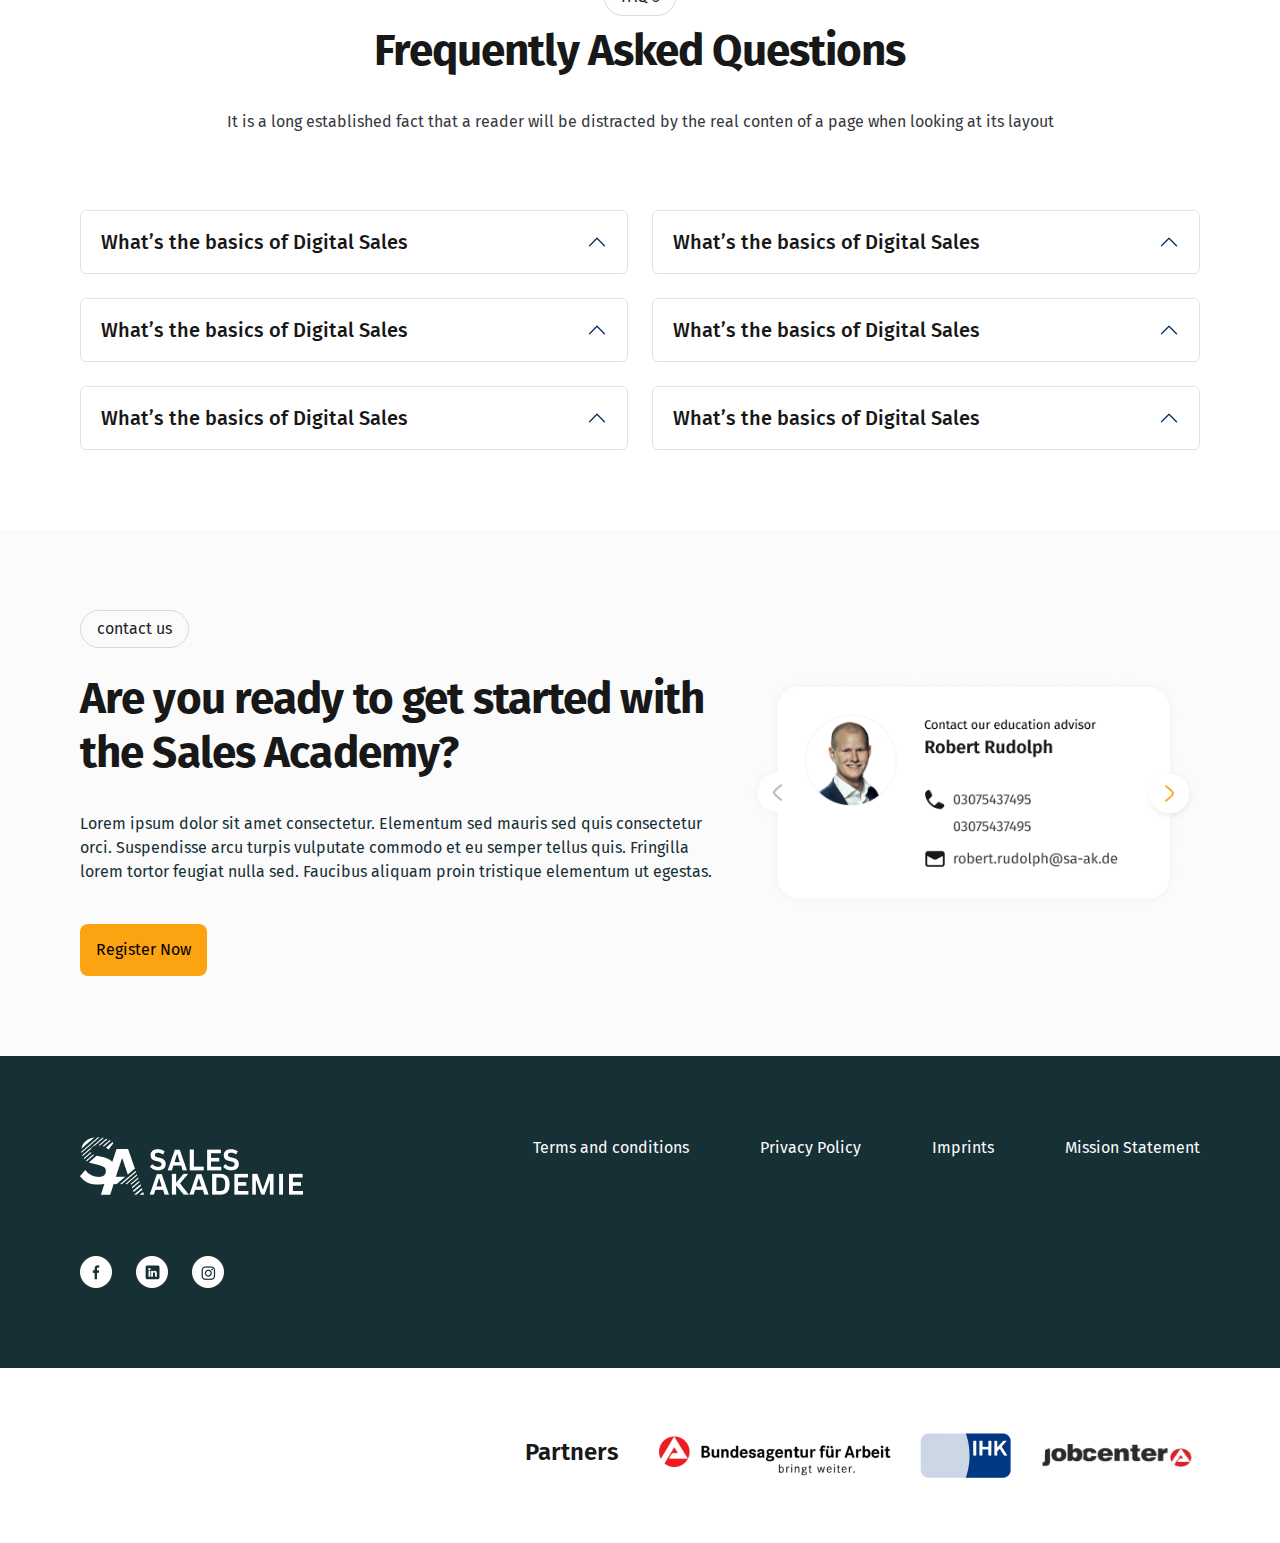
<file: course-structure.html>
<!DOCTYPE html>
<html lang="en">

<head>
  <meta charset="UTF-8" />
  <meta name="viewport" content="width=device-width, initial-scale=1.0" />
  <meta name="description"
    content="Vom Staat gefördert, unterstützt von Experten. Wir bereiten Sie auf eine erfolgreiche Karriere im Vertrieb vor. 100% gefördert, 100% praktisch, 100% remote." />
  <link rel="apple-touch-icon" sizes="180x180" href="../assets/android-chrome-192x192.png" />
  <link rel="icon" type="image/png" sizes="32x32" href="../assets/favicon-32x32.png" />
  <link rel="icon" type="image/png" sizes="16x16" href="../assets/favicon-16x16.png" />
  <link rel="manifest" href="/site.webmanifest" />
  <link rel="preconnect" href="https://fonts.googleapis.com" />
  <link rel="preconnect" href="https://fonts.gstatic.com" crossorigin />
  <link
    href="https://fonts.googleapis.com/css2?family=DM+Sans:ital,opsz,wght@0,9..40,100..1000;1,9..40,100..1000&family=Fira+Sans:ital,wght@0,100;0,200;0,300;0,400;0,500;0,600;0,700;0,800;0,900;1,100;1,200;1,300;1,400;1,500;1,600;1,700;1,800;1,900&family=Lato:ital,wght@0,100;0,300;0,400;0,700;0,900;1,100;1,300;1,400;1,700;1,900&family=Plus+Jakarta+Sans:ital,wght@0,200..800;1,200..800&family=Poppins:ital,wght@0,100;0,200;0,300;0,400;0,500;0,600;0,700;0,800;0,900;1,100;1,200;1,300;1,400;1,500;1,600;1,700;1,800;1,900&display=swap"
    rel="stylesheet" />
  <link href="https://cdn.jsdelivr.net/npm/bootstrap@5.3.3/dist/css/bootstrap.min.css" rel="stylesheet"
    integrity="sha384-QWTKZyjpPEjISv5WaRU9OFeRpok6YctnYmDr5pNlyT2bRjXh0JMhjY6hW+ALEwIH" crossorigin="anonymous" />
  <link rel="stylesheet" href="../CSS/course-structure.css" />
  <title>Course | Sale Akademie</title>
</head>

<body>
  <!-----------------------------navbar start--------------------------------->
  <section class="navbar">
    <nav class="container">
        <div class="navbar-logo">
          <a href="./index.html"><img src="../assets/logo.png" alt="logo" /></a>
        </div>
        <div class="toggle-button" onclick="toggleMenu()">☰</div>
        <div class="navbar-menu" id="navbar-menu">
          <a id="home" href="./index.html">Home</a>
          <a id="employmentAgency" href="./employement-agency.html">For Employment Agencies</a>
          <a id="teachingTeam" href="./teaching-team.html">The Teaching Team</a>
          <a id="courseStructure" href="./course-structure.html">Course Structure</a>
          <a id="partners" href="./partners.html">Partner</a>
          <div class="dropdown">
            <button class="dropbtn text-black">en</button>
            <div class="dropdown-content">
              <a href="javascript:void(0);" onclick="changeLanguage('en')">en</a>
              <a href="javascript:void(0);" onclick="changeLanguage('de')">Ge</a>
            </div>
          </div>
    
        </div>
        <div class="nav-btn" id="nav-btn">
          <button id="nonBindingInquiry" class="bg-transparent border-0">Non-Binding Inquiry</button>
        </div>
      </nav>
    </section>
      

  <!-----------------------------navbar end--------------------------------->

  <!-------------------Hero section start---------------------------------------->
  <section class="hero-emp-section container">
    <div class="hero-bg-img">
      <div class="hero-content">
        <div class="hero-partner-head">
          <span class="hero-btn">The best way into digital sales: Sales Academy</span>
          <h1 class="text-white hero-heading">Become a sought-after sales manager in 8 months</h1>
        </div>
        <div class="hero-partner-description">
          <p class="description">Lorem ipsum dolor sit amet consectetur. Condimentum lacus donec risus orci vel
            fermentum semper. Purus dolor vel semper diam tortor et tristique. Eget posuere vel augue volutpat nibh.
            Velit leo vel duis adipiscing .</p>
        </div>
        <div class="course-hero-btn">
          <button class="border-0 bg-transparent" aria-label="Download Info Flyer">Download Info Flyer </button><img src="./assets/download.png"
            alt="download-icon" />
        </div>
      </div>
    </div>
  </section>
  <!-------------------Hero section end---------------------------------------->
  <!-----------------------------our course modules start------------------------------->
  <div class="container course-module-section bg-white">
    <div class="course-module-head">
      <span class="course-module-btn">Lateral entry into digital sales</span>
      <h2 class="course-module-heading">Our course modules at a glance</h2>
    </div>
    <div class="course-module-description">
      <p class="description">Our dedicated teachers bring a wealth of experience and expertise in digital sales. Each
        team member is committed to imparting the latest insights and best practices in digital sales to help
        participants.</p>
    </div>
  </div>
  <!-----------------------------our course modules end------------------------------->
  <!------------------------course-module-structure start------------------------------>
  <div class="container module-structure-section">
    <!-----------module 1-->
    <div class="structure-module-1">
      <div class=" course-module-1-left">
        <button class="course-module-1-btn border-0" aria-label="Module 1">Module 1</button>
        <img src="./assets/line-dot.png" alt="line-dot" />

      </div>
      <div class=" course-module-1-right bg-white">
        <h2 class="course-module-1-right-heading">Basics of digital sales (350 UE)</h2>
        <div class="course-module-list">
          <div>
            <img src="./assets/tick-icon.png " alt="tick-icon" /><span>Introduction to digital sales and the development
              of a sales mindset</span>
          </div>
          <div>
            <img src="./assets/tick-icon.png " alt="tick-icon" /><span>Understanding of sales mechanisms and
              channels</span>
          </div>
          <div>
            <img src="./assets/tick-icon.png " alt="tick-icon" /><span>Knowledge of sales funnels and customer
              acquisition in the digital sector</span>
          </div>
        </div>

      </div>
    </div>
    <!---------module 2-->
    <div class="structure-module-2">
      <div class=" course-module-2-right">
        <button class="course-module-1-btn border-0" aria-label="Module 2">Module2</button>
        <img src="./assets/line-dot-right.png" alt="line-dot" />

      </div>
      <div class=" course-module-2-left bg-white">
        <h2 class="course-module-2-left-heading">Digital specialization and in-depth study of CRM systems (850 UE)</h2>
        <div class="course-module-list">
          <div>
            <img src="./assets/tick-icon.png " alt="tick-icon" /><span>Introduction to digital sales and the development
              of a sales mindset</span>
          </div>
          <div>
            <img src="./assets/tick-icon.png " alt="tick-icon" /><span>Understanding of sales mechanisms and
              channels</span>
          </div>
          <div>
            <img src="./assets/tick-icon.png " alt="tick-icon" /><span>Knowledge of sales funnels and customer
              acquisition in the digital sector</span>
          </div>
          <div>
            <img src="./assets/tick-icon.png " alt="tick-icon" /><span>Knowledge of sales funnels and customer
              acquisition in the digital sector</span>
          </div>
          <div>
            <img src="./assets/tick-icon.png " alt="tick-icon" /><span>Knowledge of sales funnels and customer
              acquisition in the digital sector</span>
          </div>
        </div>
        <div class="logos">
          <img src="./assets/module-2-logo.png" class="img-fluid" alt="module-2-logo" />
          <img src="./assets/module-2-logo.png" class="img-fluid" alt="module-2-logo" />
        </div>

      </div>
    </div>
    <!--------module 3-->
    <div class="structure-module-1">
      <div class=" course-module-1-left">
        <button class="course-module-1-btn border-0" aria-label="Module 3">Module 3</button>
        <img src="./assets/line-dot.png" alt="line-dot" />

      </div>
      <div class=" course-module-1-right bg-white">
        <h2 class="course-module-1-right-heading">Practical training in digital sales (200 UE)</h2>
        <div class="course-module-list">
          <div>
            <img src="./assets/tick-icon.png " alt="tick-icon" /><span>Introduction to digital sales and the development
              of a sales mindset</span>
          </div>
          <div>
            <img src="./assets/tick-icon.png " alt="tick-icon" /><span>Understanding of sales mechanisms and
              channels</span>
          </div>
          <div>
            <img src="./assets/tick-icon.png " alt="tick-icon" /><span>Knowledge of sales funnels and customer
              acquisition in the digital sector</span>
          </div>
        </div>

      </div>
    </div>
    <!----------module 4-->
    <div class="structure-module-2">
      <div class=" course-module-2-right">
        <button class="course-module-1-btn border-0" aria-label="Module 4">Module4</button>
        <img src="./assets/line-dot-right.png" alt="line-dot" />

      </div>
      <div class=" course-module-2-left bg-white">
        <h2 class="course-module-2-left-heading">Labor Market Preparation and Integration (200 UE)</h2>
        <div class="course-module-list">
          <div>
            <img src="./assets/tick-icon.png " alt="tick-icon" /><span>Introduction to digital sales and the development
              of a sales mindset</span>
          </div>
          <div>
            <img src="./assets/tick-icon.png " alt="tick-icon" /><span>Understanding of sales mechanisms and
              channels</span>
          </div>
          <div>
            <img src="./assets/tick-icon.png " alt="tick-icon" /><span>Knowledge of sales funnels and customer
              acquisition in the digital sector</span>
          </div>

        </div>


      </div>
    </div>
    <!------------module 5-->
    <div class="structure-module-1">
      <div class=" course-module-1-left">
        <button class="course-module-1-btn border-0" aria-label="Module 5">Module5</button>
        <img src="./assets/line-dot.png" alt="line-dot" />

      </div>
      <div class=" course-module-1-right bg-white">
        <h2 class="course-module-1-right-heading">External Chamber of Commerce and Industry Examination - “Digital Sales
          Agent(IHK)”</h2>
        <div class="course-module-list">
          <div>
            <img src="./assets/tick-icon.png " alt="tick-icon" /><span>Introduction to digital sales and the development
              of a sales mindset</span>
          </div>
          <div>
            <img src="./assets/tick-icon.png " alt="tick-icon" /><span>Understanding of sales mechanisms and
              channels</span>
          </div>

        </div>
        <div class="logos">
          <img src="./assets/certificate-card-logo-1.png" alt="module-2-logo" />
          <img src="./assets/partner-2.png" alt="module-2-logo" />
        </div>

      </div>

    </div>


  </div>
  <!------------------------course-module-structure end------------------------------>
  <!-------------------FAQs section start------------------------------------------>
  <div class="container faqs-section bg-white">
    <div class="faq-head">
      <div class=" faq-headings">
        <span class="faq-btn">FAQ’s</span>
        <h2 class="faq-heading">Frequently Asked Questions</h2>
      </div>
      <div class="faq-description">
        <p class="description">It is a long established fact that a reader will be distracted by the real conten of a
          page when looking at its layout</p>
      </div>
    </div>
    <div class="faq-accordion">
      <div class="accordion" id="accordionExample">
        <div class="accordion-item">
          <h2 class="accordion-header">
            <button class="accordion-button bg-white " aria-label=" What’s the basics of Digital Sales" type="button" data-bs-toggle="collapse"
              data-bs-target="#collapseOne" aria-expanded="true" aria-controls="collapseOne">
              What’s the basics of Digital Sales
            </button>
          </h2>
          <div id="collapseOne" class="accordion-collapse collapse" data-bs-parent="#accordionExample">
            <div class="accordion-body">
              <strong>This is the first item's accordion body.</strong> It is shown by default, until the collapse
              plugin adds the appropriate classes that we use to style each element. These classes control the overall
              appearance, as well as the showing and hiding via CSS transitions. You can modify any of this with custom
              CSS or overriding our default variables. It's also worth noting that just about any HTML can go within the
              <code>.accordion-body</code>, though the transition does limit overflow.
            </div>
          </div>
        </div>

      </div>
      <div class="accordion" id="accordionExample">
        <div class="accordion-item">
          <h2 class="accordion-header">
            <button class="accordion-button bg-white" aria-label=" What’s the basics of Digital Sales" type="button" data-bs-toggle="collapse"
              data-bs-target="#collapseTwo" aria-expanded="true" aria-controls="collapseTwo">
              What’s the basics of Digital Sales
            </button>
          </h2>
          <div id="collapseTwo" class="accordion-collapse collapse" data-bs-parent="#accordionExample">
            <div class="accordion-body">
              <strong>This is the first item's accordion body.</strong> It is shown by default, until the collapse
              plugin adds the appropriate classes that we use to style each element. These classes control the overall
              appearance, as well as the showing and hiding via CSS transitions. You can modify any of this with custom
              CSS or overriding our default variables. It's also worth noting that just about any HTML can go within the
              <code>.accordion-body</code>, though the transition does limit overflow.
            </div>
          </div>
        </div>

      </div>
      <div class="accordion" id="accordionExample">
        <div class="accordion-item">
          <h2 class="accordion-header">
            <button class="accordion-button bg-white" aria-label=" What’s the basics of Digital Sales" type="button" data-bs-toggle="collapse"
              data-bs-target="#collapseThree" aria-expanded="true" aria-controls="collapseThree">
              What’s the basics of Digital Sales
            </button>
          </h2>
          <div id="collapseThree" class="accordion-collapse collapse" data-bs-parent="#accordionExample">
            <div class="accordion-body">
              <strong>This is the first item's accordion body.</strong> It is shown by default, until the collapse
              plugin adds the appropriate classes that we use to style each element. These classes control the overall
              appearance, as well as the showing and hiding via CSS transitions. You can modify any of this with custom
              CSS or overriding our default variables. It's also worth noting that just about any HTML can go within the
              <code>.accordion-body</code>, though the transition does limit overflow.
            </div>
          </div>
        </div>

      </div>
      <div class="accordion" id="accordionExample">
        <div class="accordion-item">
          <h2 class="accordion-header">
            <button class="accordion-button bg-white" aria-label=" What’s the basics of Digital Sales" type="button" data-bs-toggle="collapse"
              data-bs-target="#collapseFour" aria-expanded="true" aria-controls="collapseFour">
              What’s the basics of Digital Sales
            </button>
          </h2>
          <div id="collapseFour" class="accordion-collapse collapse" data-bs-parent="#accordionExample">
            <div class="accordion-body">
              <strong>This is the first item's accordion body.</strong> It is shown by default, until the collapse
              plugin adds the appropriate classes that we use to style each element. These classes control the overall
              appearance, as well as the showing and hiding via CSS transitions. You can modify any of this with custom
              CSS or overriding our default variables. It's also worth noting that just about any HTML can go within the
              <code>.accordion-body</code>, though the transition does limit overflow.
            </div>
          </div>
        </div>

      </div>
      <div class="accordion" id="accordionExample">
        <div class="accordion-item">
          <h2 class="accordion-header">
            <button class="accordion-button bg-white" aria-label=" What’s the basics of Digital Sales" type="button" data-bs-toggle="collapse"
              data-bs-target="#collapseFive" aria-expanded="true" aria-controls="collapseFive">
              What’s the basics of Digital Sales
            </button>
          </h2>
          <div id="collapseFive" class="accordion-collapse collapse" data-bs-parent="#accordionExample">
            <div class="accordion-body">
              <strong>This is the first item's accordion body.</strong> It is shown by default, until the collapse
              plugin adds the appropriate classes that we use to style each element. These classes control the overall
              appearance, as well as the showing and hiding via CSS transitions. You can modify any of this with custom
              CSS or overriding our default variables. It's also worth noting that just about any HTML can go within the
              <code>.accordion-body</code>, though the transition does limit overflow.
            </div>
          </div>
        </div>

      </div>
      <div class="accordion" id="accordionExample">
        <div class="accordion-item">
          <h2 class="accordion-header">
            <button class="accordion-button bg-white" aria-label=" What’s the basics of Digital Sales" type="button" data-bs-toggle="collapse"
              data-bs-target="#collapseSix" aria-expanded="true" aria-controls="collapseSix">
              What’s the basics of Digital Sales
            </button>
          </h2>
          <div id="collapseSix" class="accordion-collapse collapse" data-bs-parent="#accordionExample">
            <div class="accordion-body">
              <strong>This is the first item's accordion body.</strong> It is shown by default, until the collapse
              plugin adds the appropriate classes that we use to style each element. These classes control the overall
              appearance, as well as the showing and hiding via CSS transitions. You can modify any of this with custom
              CSS or overriding our default variables. It's also worth noting that just about any HTML can go within the
              <code>.accordion-body</code>, though the transition does limit overflow.
            </div>
          </div>
        </div>

      </div>
    </div>

  </div>
  <!-------------------FAQs section end------------------------------------------>

  <!--------------------------------------Contact us start----------------------------------->
  <section class="container contact-section">
    <div class="row contact-us">
      <div class="col-lg-7 contact-us-left">
        <span class="contact-btn">contact us</span>
        <h2 class="contact-heading">
          Are you ready to get started with the Sales Academy?
        </h2>
        <p class="contact-description">
          Lorem ipsum dolor sit amet consectetur. Elementum sed mauris sed
          quis consectetur orci. Suspendisse arcu turpis vulputate commodo et
          eu semper tellus quis. Fringilla lorem tortor feugiat nulla sed.
          Faucibus aliquam proin tristique elementum ut egestas.
        </p>
        <button class="register-now-btn border-0" aria-label=" Register Now">Register Now</button>
      </div>
      <div class="col-lg-5">
        <!-- <div class="swiper-container2">
              <div class="swiper-wrapper"> -->
        <!-- Contact Card 1 -->
        <!-- <div class="card1">
                  <div class="advisor-img">
                <img src="../assets/advisor-img.png" alt="Advisor">
              </div>
              <div class="advisor-info">
                  <div class="advisor-information">
                <p>Contact our education advisor</p>
                <h3>Robert Rudolph</h3>
              </div>
                <div class="advisor-contact">
                  <div class="advisor-contact-info">
                  <img src="../assets/phone-icon.png" width="18" height="18" class="img-fluid" alt="phone-icon"/>
                  <span>+923094247356</span>
              </div>
              <div class="advisor-contact-info">
                  <img src="../assets/mail-icon.png" width="18" height="18" class="img-fluid" alt="mail-icon"/>
                  <span>flashdrivepunjab@gmail.com</span>
              </div>
                </div>
              </div>
                
              </div> -->
        <!-- <div class="card1">
                  <div class="advisor-img">
                <img src="../assets/advisor-img.png" alt="Advisor">
              </div>
              <div class="advisor-info">
                  <div class="advisor-information">
                <p>Contact our education advisor</p>
                <h3>Robert Rudolph</h3>
              </div>
                <div class="advisor-contact">
                  <div class="advisor-contact-info">
                  <img src="../assets/phone-icon.png" width="18" height="18" class="img-fluid" alt="phone-icon"/>
                  <span>+923094247356</span>
              </div>
              <div class="advisor-contact-info">
                  <img src="../assets/mail-icon.png" width="18" height="18" class="img-fluid" alt="mail-icon"/>
                  <span>flashdrivepunjab@gmail.com</span>
              </div>
                </div>
              </div>
                
              </div>
              <div class="card1">
                  <div class="advisor-img">
                <img src="../assets/advisor-img.png" alt="Advisor">
              </div>
              <div class="advisor-info">
                  <div class="advisor-information">
                <p>Contact our education advisor</p>
                <h3>Robert Rudolph</h3>
              </div>
                <div class="advisor-contact">
                  <div class="advisor-contact-info">
                  <img src="../assets/phone-icon.png" width="18" height="18" class="img-fluid" alt="phone-icon"/>
                  <span>+923094247356</span>
                  
              </div>
              <div class="advisor-contact-info">
                  <img src="../assets/mail-icon.png" width="18" height="18" class="img-fluid" alt="mail-icon"/>
                  <span>flashdrivepunjab@gmail.com</span>
              </div>
                </div>
              </div>
                
              </div> -->
        <img src="../assets/contact-us.png" class="img-fluid" alt="contact-us" />
      </div>


      <!-- Navigation Arrows -->
      <!-- <div class="swiper-button swiper-button-left" onclick="prevCard()"><img src="../assets/arrow-backward.png" alt="arrow-backward"/></div>
              <div class="swiper-button swiper-button-right" onclick="nextCard()"><img src="../assets/arrow-forward.png" alt="arrow-forward"/></div>
            </div>
      </div>
    </div> -->
  </section>
  <!--------------------------------------Contact us end----------------------------------->
  <!--------------------------------------Contact Footer start----------------------------------->
  <section class="container footer-section">
    <div class="footer-section-1">
      <div class="footer-top">
        <div class="footer-left">
          <div class="footer-logo">
            <a href="./index.html"><img src="../assets/footer-logo.png" alt="footer-logo" /></a>
          </div>
          <div class="social-icons">
            <div class="social-icon">
              <a href="#" target="_blank">
              <img src="../assets/fb-icon.png" alt="fb-icon" />
            </a>
            </div>
            <div class="social-icon">
              <a href="#" target="_blank">
              <img src="../assets/linkedin-icon.png" alt="linkedin-icon" />
            </a>
            </div>
            <div class="social-icon">
              <a href="#" target="_blank">
              <img src="../assets/insta-icon.png" alt="insta-icon" />
            </a>
            </div>
          </div>
        </div>
        <div class="footer-right">
          <a href="#">Terms and conditions</a>
          <a href="#">Privacy Policy</a>
          <a href="#">Imprints</a>
          <a href="#">Mission Statement</a>
        </div>
      </div>
    </div>
    <div class="footer-section-2">
      <div class="footer-partner">
        <h3>Partners</h3>
      </div>
      <div class="footer-partner-images">
        <div class="footer-partner-image">
          <a href="#">
          <img src="../assets/partner-3.png" alt="partner-1" />
        </a>
        </div>
        <div class="footer-partner-image">
          <a href="#">
          <img src="../assets/partner-2.png" alt="partner-2" />
        </a>
        </div>
        <div class="footer-partner-image">
          <a href="#">
          <img src="../assets/partner-1.png" alt="partner-3" />
        </a>
        </div>
      </div>
    </div>
  </section>
  <!--------------------------------------Contact Footer end----------------------------------->









  <script src="https://cdn.jsdelivr.net/npm/@popperjs/core@2.11.8/dist/umd/popper.min.js"
    integrity="sha384-I7E8VVD/ismYTF4hNIPjVp/Zjvgyol6VFvRkX/vR+Vc4jQkC+hVqc2pM8ODewa9r"
    crossorigin="anonymous"></script>
  <script src="https://cdn.jsdelivr.net/npm/bootstrap@5.3.3/dist/js/bootstrap.min.js"
    integrity="sha384-0pUGZvbkm6XF6gxjEnlmuGrJXVbNuzT9qBBavbLwCsOGabYfZo0T0to5eqruptLy"
    crossorigin="anonymous"></script>
  <script src="./javascript/main.js"></script>
</body>

</html>
</file>
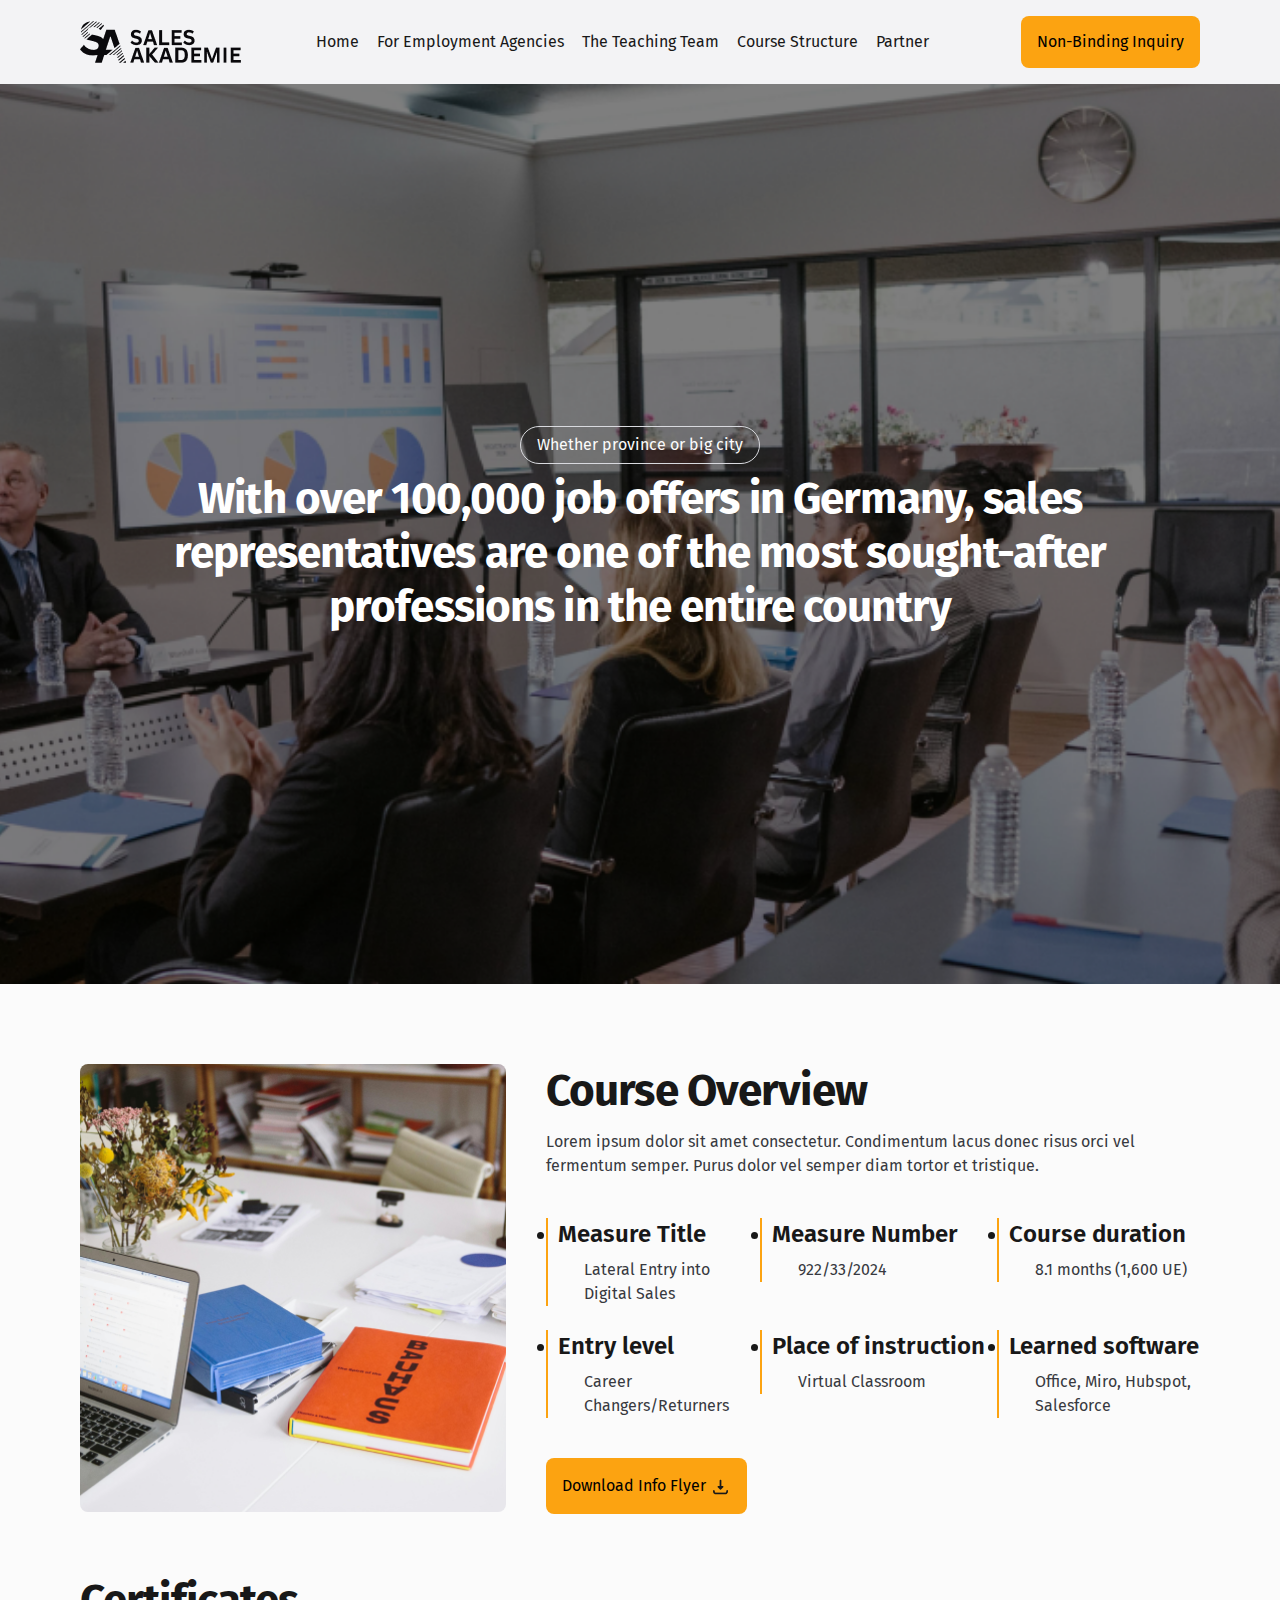
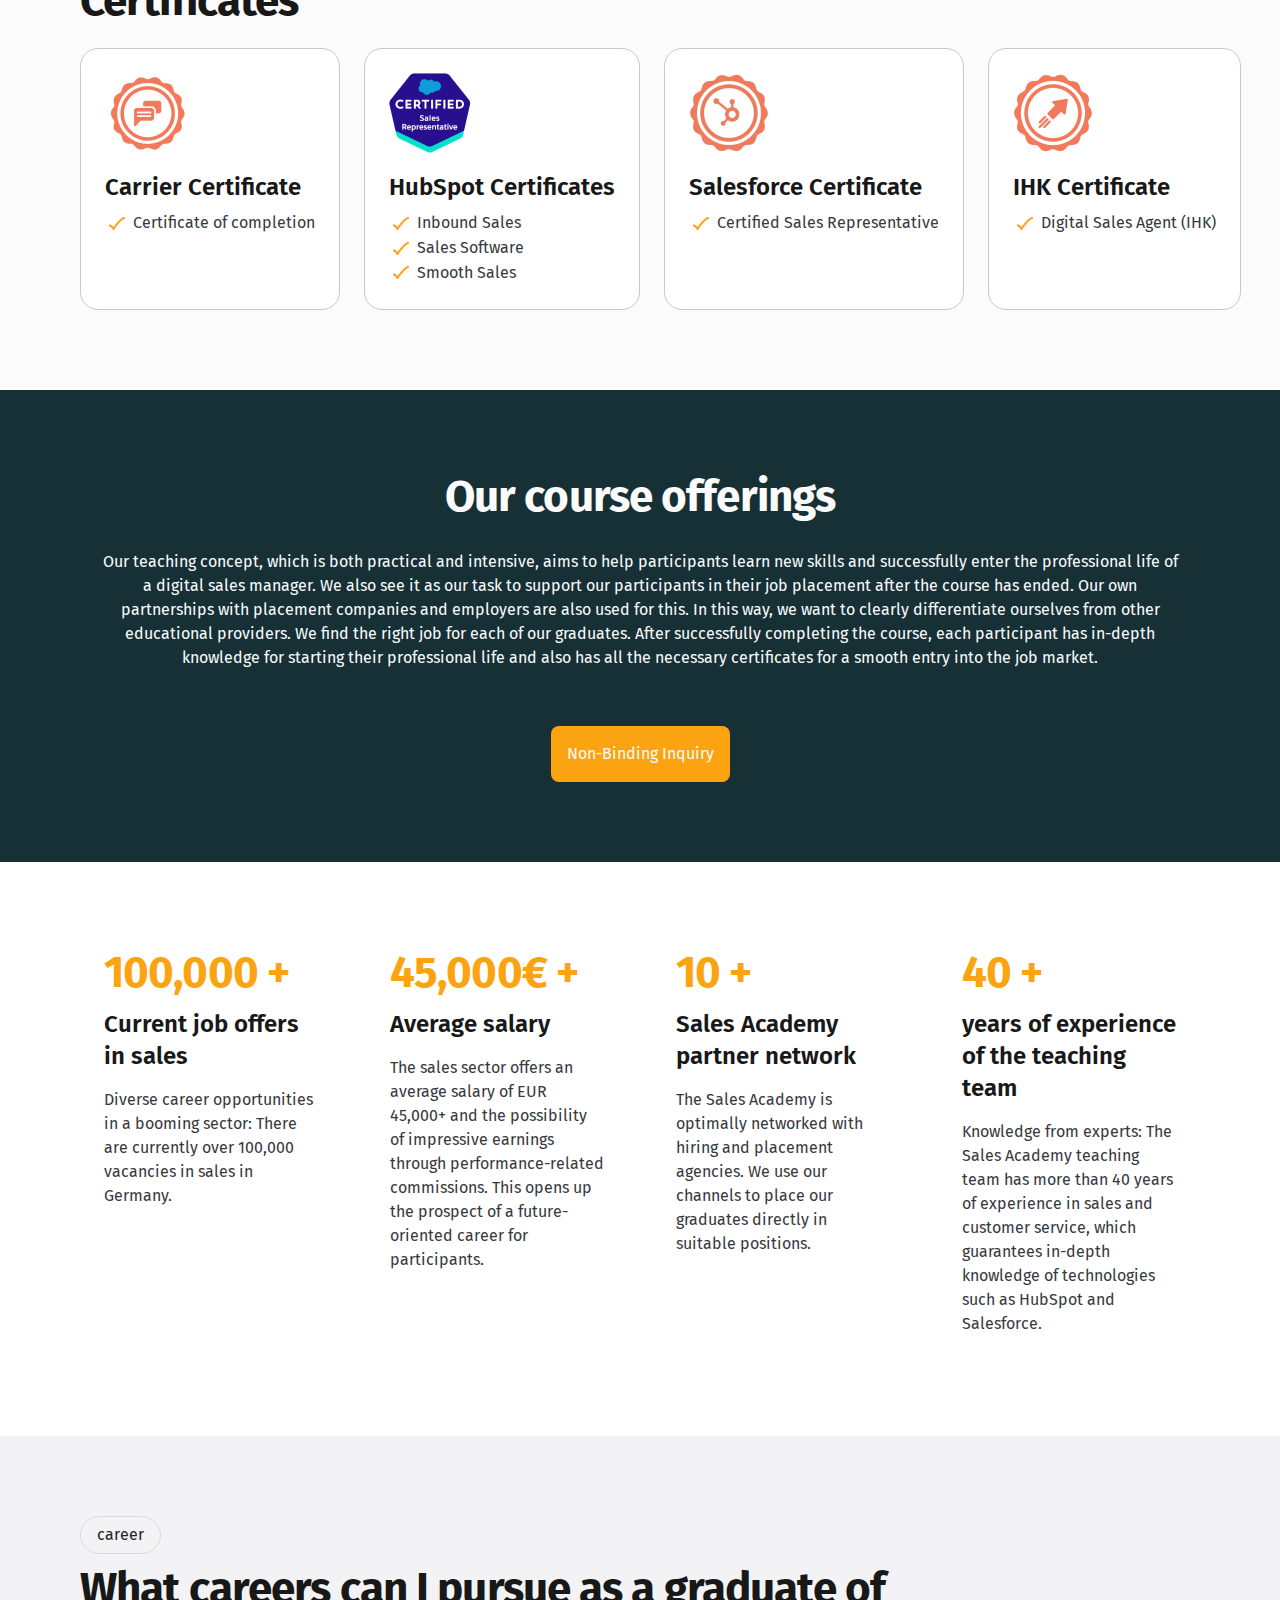
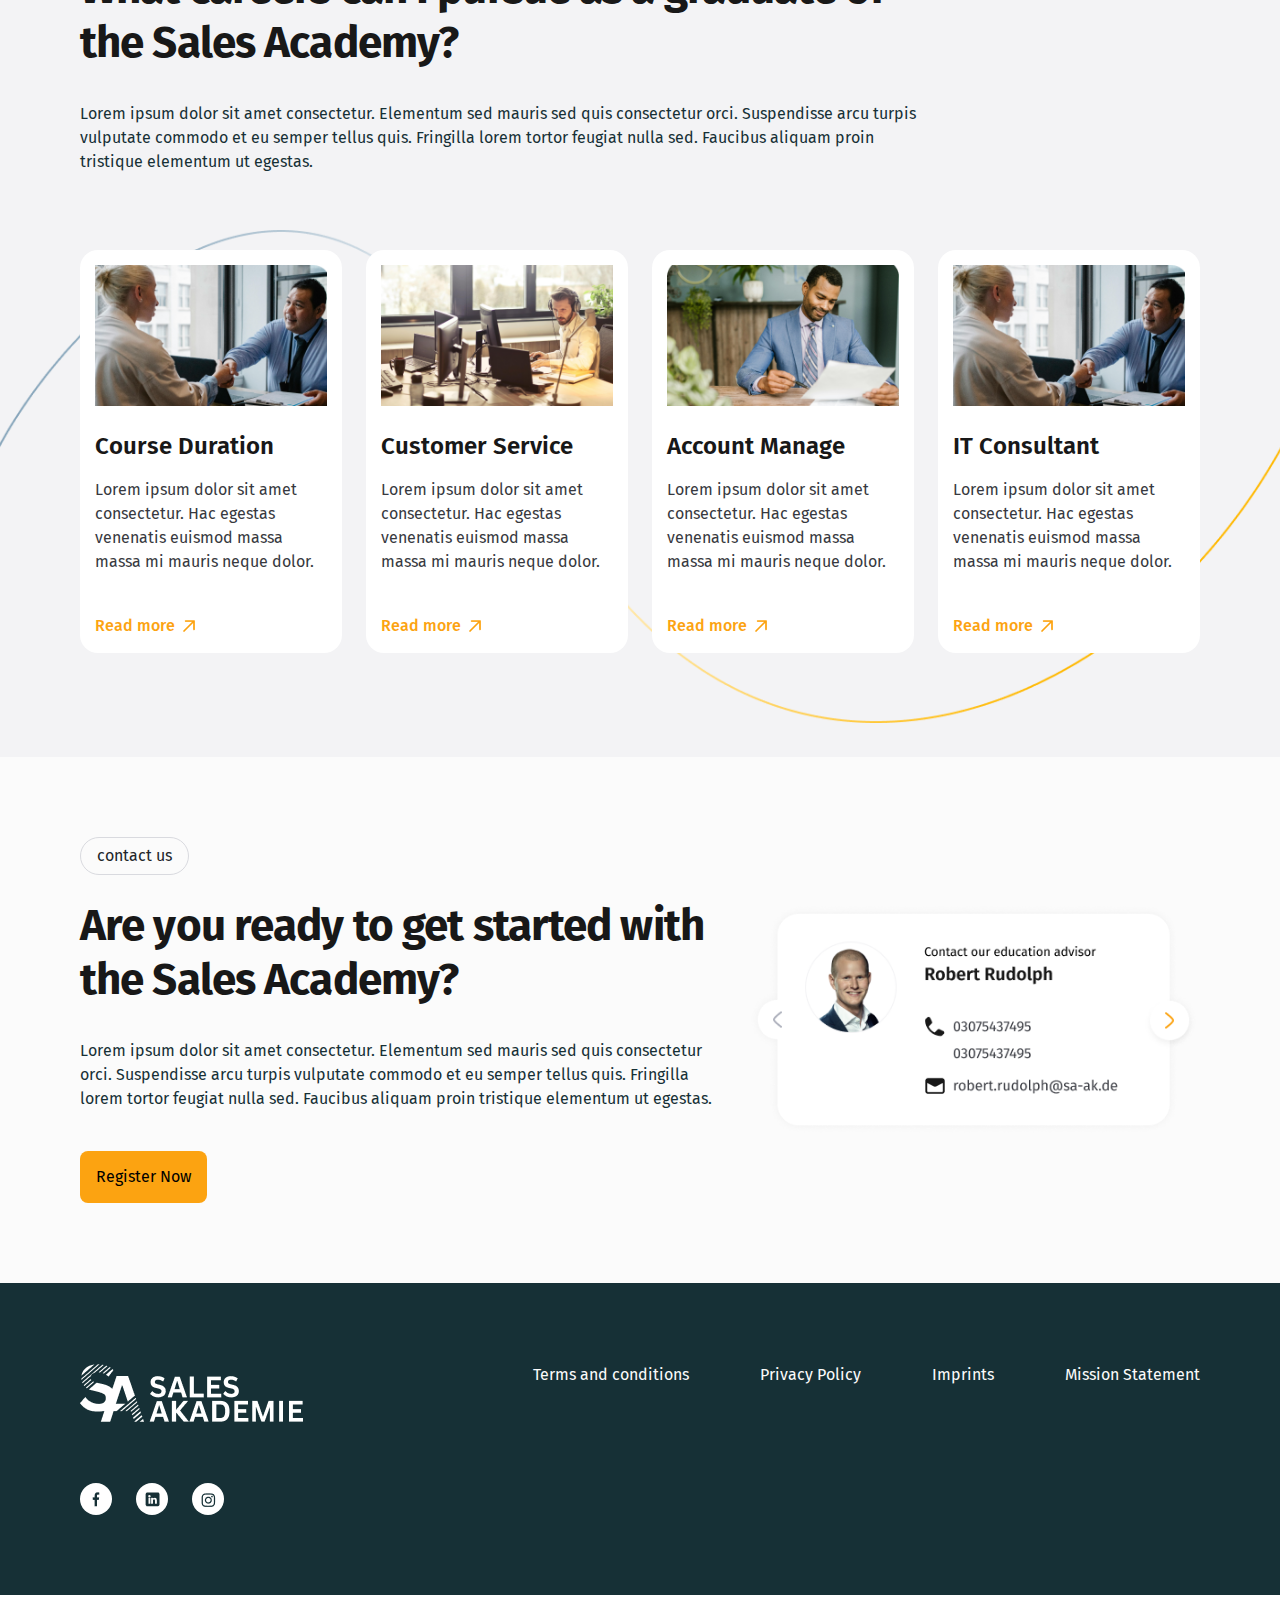
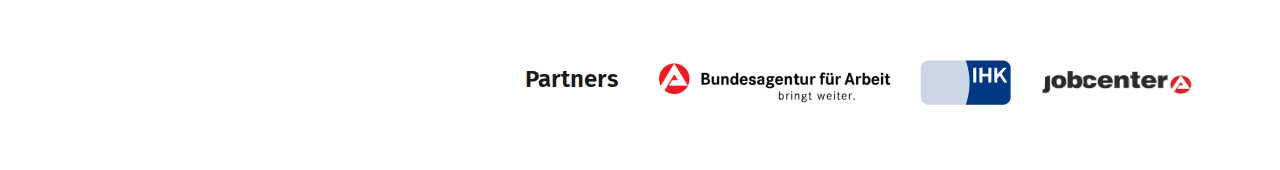
<file: employement-agency.html>
<!DOCTYPE html>
<html lang="en">
  <head>
    <meta charset="UTF-8" />
    <meta name="viewport" content="width=device-width, initial-scale=1.0" />
    <meta
      name="description"
      content="Vom Staat gefördert, unterstützt von Experten. Wir bereiten Sie auf eine erfolgreiche Karriere im Vertrieb vor. 100% gefördert, 100% praktisch, 100% remote."
    />
    <link
      rel="apple-touch-icon"
      sizes="180x180"
      href="../assets/android-chrome-192x192.png"
    />
    <link
      rel="icon"
      type="image/png"
      sizes="32x32"
      href="../assets/favicon-32x32.png"
    />
    <link
      rel="icon"
      type="image/png"
      sizes="16x16"
      href="../assets/favicon-16x16.png"
    />
    <link rel="manifest" href="/site.webmanifest" />
    <link rel="preconnect" href="https://fonts.googleapis.com" />
    <link rel="preconnect" href="https://fonts.gstatic.com" crossorigin />
    <link
      href="https://fonts.googleapis.com/css2?family=DM+Sans:ital,opsz,wght@0,9..40,100..1000;1,9..40,100..1000&family=Fira+Sans:ital,wght@0,100;0,200;0,300;0,400;0,500;0,600;0,700;0,800;0,900;1,100;1,200;1,300;1,400;1,500;1,600;1,700;1,800;1,900&family=Lato:ital,wght@0,100;0,300;0,400;0,700;0,900;1,100;1,300;1,400;1,700;1,900&family=Plus+Jakarta+Sans:ital,wght@0,200..800;1,200..800&family=Poppins:ital,wght@0,100;0,200;0,300;0,400;0,500;0,600;0,700;0,800;0,900;1,100;1,200;1,300;1,400;1,500;1,600;1,700;1,800;1,900&display=swap"
      rel="stylesheet"
    />
    <link
      href="https://cdn.jsdelivr.net/npm/bootstrap@5.3.3/dist/css/bootstrap.min.css"
      rel="stylesheet"
      integrity="sha384-QWTKZyjpPEjISv5WaRU9OFeRpok6YctnYmDr5pNlyT2bRjXh0JMhjY6hW+ALEwIH"
      crossorigin="anonymous"
    />
    <link rel="stylesheet" href="../CSS/employemnt.css" />
    <title>Employee | Sale Akademie</title>
  </head>
  <body>
<!-----------------------------navbar start--------------------------------->
<section class="navbar">
<nav class="container">
    <div class="navbar-logo">
      <a href="./index.html"><img src="../assets/logo.png" alt="logo" /></a>
    </div>
    <div class="toggle-button" onclick="toggleMenu()">☰</div>
    <div class="navbar-menu" id="navbar-menu">
      <a id="home" href="./index.html">Home</a>
      <a id="employmentAgency" href="./employement-agency.html">For Employment Agencies</a>
      <a id="teachingTeam" href="./teaching-team.html">The Teaching Team</a>
      <a id="courseStructure" href="./course-structure.html">Course Structure</a>
      <a id="partners" href="./partners.html">Partner</a>
      <div class="dropdown">
        <button class="dropbtn text-black">en</button>
        <div class="dropdown-content">
          <a href="javascript:void(0);" onclick="changeLanguage('en')">en</a>
          <a href="javascript:void(0);" onclick="changeLanguage('de')">Ge</a>
        </div>
      </div>

    </div>
    <div class="nav-btn" id="nav-btn">
      <button id="nonBindingInquiry" class="bg-transparent border-0">Non-Binding Inquiry</button>
    </div>
  </nav>
</section>
  
<!-----------------------------navbar end--------------------------------->
<!-------------------Hero section start---------------------------------------->
<section class="hero-emp-section container">
 <div class="hero-bg-img">
  <div class="hero-content">
    <span class="hero-btn">Whether province or big city</span>
    <h1 class="text-white hero-description">With over 100,000 job offers in Germany, sales representatives are one of the most sought-after professions in the entire country</h1>
  </div>
 </div>
</section>
<!-------------------Hero section end---------------------------------------->
<!-------------------course overview start---------------------------------------->
<section class="course-overview-section container">
  <div class="course-overview">
    <div class="course-overview-left">
      <img src="./assets/course-overview-img.png" width="551" height="554" alt="overview-img"/>
    </div>
    <div class="course-overview-right">
      <div class="course-overview-head">
        <h2 class="course-overview-heading mb-0">Course Overview</h2>
        <p class="course-overview-description mb-0">Lorem ipsum dolor sit amet consectetur. Condimentum lacus donec risus orci vel fermentum semper. Purus dolor vel semper diam tortor et tristique.</p>
      </div>
      <div class="course-overview-details">
        <div class="course-overview-detail ">
          <li class="course-overview-detail-title">Measure Title</li>
          <p class="mb-0 ">Lateral Entry into Digital Sales</p>
        </div>
        <div class="course-overview-detail ">
          <li class="course-overview-detail-title">Measure Number</li>
          <p class="mb-0 ">922/33/2024</p>
        </div>
        <div class="course-overview-detail ">
          <li class="course-overview-detail-title">Course duration</li>
          <p class="mb-0 ">8.1 months (1,600 UE)</p>
        </div>
        <div class="course-overview-detail ">
          <li class="course-overview-detail-title">Entry level</li>
          <p class="mb-0 ">Career Changers/Returners</p>
        </div>
        <div class="course-overview-detail ">
          <li class="course-overview-detail-title">Place of instruction</li>
          <p class="mb-0 ">Virtual Classroom</p>
        </div>
        <div class="course-overview-detail ">
          <li class="course-overview-detail-title">Learned software</li>
          <p class="mb-0 ">Office, Miro, Hubspot, Salesforce</p>
        </div>
      </div>
      <div class="course-overview-btn">
        <button class="border-0 bg-transparent">Download Info Flyer <img src="./assets/download.png" alt="download-icon"/></button>
      </div>
    </div>
  </div>
  <div class="course-certificate">
    <h2 class="certificate-heading">Certificates</h2>
    <div class="course-certificate-cards">
      <div class="course-certificate-card bg-white">
        <div class="certificate-card-logo">
          <img src="./assets/certificate-card-logo.png" alt="certificate-card-logo"/>
        </div>
        <div class="certificate-card-content">
          <h3 class="certificate-card-heading">Carrier Certificate</h3>
          <span class="card-feature"><img src="./assets/tick-icon.png" alt="tick-icon"/> Certificate of completion</span>
        </div>
      </div>
      <div class="course-certificate-card bg-white">
        <div class="certificate-card-logo">
          <img src="./assets/certificate-card-logo-1.png" alt="certificate-card-logo"/>
        </div>
        <div class="certificate-card-content">
          <h3 class="certificate-card-heading">HubSpot Certificates</h3>
          <div class=" d-flex flex-column">
          <span class="card-feature"><img src="./assets/tick-icon.png" alt="tick-icon"/> Inbound Sales</span>
          <span class="card-feature"><img src="./assets/tick-icon.png" alt="tick-icon"/> Sales Software</span>
          <span class="card-feature"><img src="./assets/tick-icon.png" alt="tick-icon"/> Smooth Sales</span>
        </div>
        </div>
      </div>
      <div class="course-certificate-card bg-white">
        <div class="certificate-card-logo">
          <img src="./assets/certificate-card-logo-2.png" alt="certificate-card-logo"/>
        </div>
        <div class="certificate-card-content">
          <h3 class="certificate-card-heading">Salesforce Certificate</h3>
          <span class="card-feature"><img src="./assets/tick-icon.png" alt="tick-icon"/> Certified Sales Representative</span>
        </div>
      </div>
      <div class="course-certificate-card bg-white">
        <div class="certificate-card-logo">
          <img src="./assets/certificate-card-logo-3.png" alt="certificate-card-logo"/>
        </div>
        <div class="certificate-card-content">
          <h3 class="certificate-card-heading">IHK Certificate</h3>
          <span class="card-feature"><img src="./assets/tick-icon.png" alt="tick-icon"/> Digital Sales Agent (IHK)</span>
        </div>
      </div>
    </div>
  </div>
</section>
<!-------------------course overview end---------------------------------------->
<!-------------------course offering start---------------------------------------->
<section class="course-offering-section container">
  <div class="course-offer-head">
    <h2 class="course-offer-heading">Our course offerings</h2>
    <p class="course-offer-description">Our teaching concept, which is both practical and intensive, aims to help participants learn new skills and successfully enter the professional life of a digital sales manager. We also see it as our task to support our participants in their job placement after the course has ended. Our own partnerships with placement companies and employers are also used for this. In this way, we want to clearly differentiate ourselves from other educational providers. We find the right job for each of our graduates. After successfully completing the course, each participant has in-depth knowledge for starting their professional life and also has all the necessary certificates for a smooth entry into the job market.</p>
  </div>
  <button class="course-offer-btn border-0 ">Non-Binding Inquiry</button>
</section>
<!---------------------------course offering end---------------------------------------->
<!-----------------------------------our success start---------------------------------------->
<section class="container success-section bg-white">
  <div class="success-cards">
    <div class="success-card">
      <span class="success-amount">100,000 +</span>
      <h2 class="success-heading">Current job offers in sales</h2>
      <p class="success-description">Diverse career opportunities in a booming sector: There are currently over 100,000 vacancies in sales in Germany.</p>
    </div>
    <div class="success-card">
      <span class="success-amount">45,000€ +</span>
      <h2 class="success-heading">Average salary</h2>
      <p class="success-description">The sales sector offers an average salary of EUR 45,000+ and the possibility of impressive earnings through performance-related commissions. This opens up the prospect of a future-oriented career for participants.</p>
    </div>
    <div class="success-card">
      <span class="success-amount">10 +</span>
      <h2 class="success-heading">Sales Academy partner network</h2>
      <p class="success-description">The Sales Academy is optimally networked with hiring and placement agencies. We use our channels to place our graduates directly in suitable positions.</p>
    </div>
    <div class="success-card">
      <span class="success-amount">40 +</span>
      <h2 class="success-heading">years of experience of the teaching team</h2>
      <p class="success-description">Knowledge from experts: The Sales Academy teaching team has more than 40 years of experience in sales and customer service, which guarantees in-depth knowledge of technologies such as HubSpot and Salesforce.</p>
    </div>
  </div>
</section>
<!-----------------------------------our success end---------------------------------------->
<!--------------------------------------career start----------------------------------->
<section class="container career-section">
    <div class="career-head">
      <div class="career-heading">
        <span>career</span>
        <h2>What careers can I pursue as a graduate of the Sales Academy?</h2>
      </div>
      <div class="career-description">
        <p class="description">
          Lorem ipsum dolor sit amet consectetur. Elementum sed mauris sed
          quis consectetur orci. Suspendisse arcu turpis vulputate commodo et
          eu semper tellus quis. Fringilla lorem tortor feugiat nulla sed.
          Faucibus aliquam proin tristique elementum ut egestas.
        </p>
      </div>
    </div>
    <div class="career-cards">
      <div class="career-card bg-white">
        <img
          src="../assets/career-img.png"
          class="img-fluid"
          alt="career-img"
        />
        <div class="career-card-head">
          <h3>Course Duration</h3>
          <p>
            Lorem ipsum dolor sit amet consectetur. Hac egestas venenatis
            euismod massa massa mi mauris neque dolor.
          </p>
        </div>
        <div class="career-read-more">
          <a href="#">Read more
          <img src="../assets/arrow-up-icon.png" alt="arrow-icon" />
        </a>
        </div>
      </div>
      <div class="career-card bg-white">
        <img
          src="../assets/customer-service.png"
          class="img-fluid"
          alt="customer-service"
        />
        <div class="career-card-head">
          <h3>Customer Service</h3>
          <p>
            Lorem ipsum dolor sit amet consectetur. Hac egestas venenatis
            euismod massa massa mi mauris neque dolor.
          </p>
        </div>
        <div class="career-read-more">
          <a href="#">
          <span>Read more</span>
          <img src="../assets/arrow-up-icon.png" alt="arrow-icon" />
        </a>
        </div>
      </div>
      <div class="career-card bg-white">
        <img
          src="../assets/account-manage.png"
          class="img-fluid"
          alt="account-manage"
        />
        <div class="career-card-head">
          <h3>Account Manage</h3>
          <p>
            Lorem ipsum dolor sit amet consectetur. Hac egestas venenatis
            euismod massa massa mi mauris neque dolor.
          </p>
        </div>
        <div class="career-read-more">
          <a href="#">
          <span>Read more</span>
          <img src="../assets/arrow-up-icon.png" alt="arrow-icon" />
        </a>
        </div>
      </div>
      <div class="career-card bg-white">
        <img
          src="../assets/career-img.png"
          class="img-fluid"
          alt="career-img"
        />
        <div class="career-card-head">
          <h3>IT Consultant</h3>
          <p>
            Lorem ipsum dolor sit amet consectetur. Hac egestas venenatis
            euismod massa massa mi mauris neque dolor.
          </p>
        </div>
        <div class="career-read-more">
          <a href="#">Read more</a>
          <img src="../assets/arrow-up-icon.png" alt="arrow-icon" />
        </div>
      </div>
      <div class="career-bg-img">
        <img src="../assets/career-bg-img.png" alt="career-bg-img" />
      </div>
    </div>
  </section>
  <!--------------------------------------career end----------------------------------->


  <!--------------------------------------Contact us start----------------------------------->
  <section class="container contact-section">
    <div class="row contact-us">
      <div class="col-lg-7 contact-us-left">
        <span class="contact-btn">contact us</span>
        <h2 class="contact-heading">
          Are you ready to get started with the Sales Academy?
        </h2>
        <p class="contact-description">
          Lorem ipsum dolor sit amet consectetur. Elementum sed mauris sed
          quis consectetur orci. Suspendisse arcu turpis vulputate commodo et
          eu semper tellus quis. Fringilla lorem tortor feugiat nulla sed.
          Faucibus aliquam proin tristique elementum ut egestas.
        </p>
        <button class="register-now-btn border-0">Register Now</button>
      </div>
      <div class="col-lg-5">
          <!-- <div class="swiper-container2">
              <div class="swiper-wrapper"> -->
              <!-- Contact Card 1 -->
              <!-- <div class="card1">
                  <div class="advisor-img">
                <img src="../assets/advisor-img.png" alt="Advisor">
              </div>
              <div class="advisor-info">
                  <div class="advisor-information">
                <p>Contact our education advisor</p>
                <h3>Robert Rudolph</h3>
              </div>
                <div class="advisor-contact">
                  <div class="advisor-contact-info">
                  <img src="../assets/phone-icon.png" width="18" height="18" class="img-fluid" alt="phone-icon"/>
                  <span>+923094247356</span>
              </div>
              <div class="advisor-contact-info">
                  <img src="../assets/mail-icon.png" width="18" height="18" class="img-fluid" alt="mail-icon"/>
                  <span>flashdrivepunjab@gmail.com</span>
              </div>
                </div>
              </div>
                
              </div> -->
              <!-- <div class="card1">
                  <div class="advisor-img">
                <img src="../assets/advisor-img.png" alt="Advisor">
              </div>
              <div class="advisor-info">
                  <div class="advisor-information">
                <p>Contact our education advisor</p>
                <h3>Robert Rudolph</h3>
              </div>
                <div class="advisor-contact">
                  <div class="advisor-contact-info">
                  <img src="../assets/phone-icon.png" width="18" height="18" class="img-fluid" alt="phone-icon"/>
                  <span>+923094247356</span>
              </div>
              <div class="advisor-contact-info">
                  <img src="../assets/mail-icon.png" width="18" height="18" class="img-fluid" alt="mail-icon"/>
                  <span>flashdrivepunjab@gmail.com</span>
              </div>
                </div>
              </div>
                
              </div>
              <div class="card1">
                  <div class="advisor-img">
                <img src="../assets/advisor-img.png" alt="Advisor">
              </div>
              <div class="advisor-info">
                  <div class="advisor-information">
                <p>Contact our education advisor</p>
                <h3>Robert Rudolph</h3>
              </div>
                <div class="advisor-contact">
                  <div class="advisor-contact-info">
                  <img src="../assets/phone-icon.png" width="18" height="18" class="img-fluid" alt="phone-icon"/>
                  <span>+923094247356</span>
                  
              </div>
              <div class="advisor-contact-info">
                  <img src="../assets/mail-icon.png" width="18" height="18" class="img-fluid" alt="mail-icon"/>
                  <span>flashdrivepunjab@gmail.com</span>
              </div>
                </div>
              </div>
                
              </div> -->
              <img src="../assets/contact-us.png" class="img-fluid" alt="contact-us"/>
          </div>
              
          
              <!-- Navigation Arrows -->
              <!-- <div class="swiper-button swiper-button-left" onclick="prevCard()"><img src="../assets/arrow-backward.png" alt="arrow-backward"/></div>
              <div class="swiper-button swiper-button-right" onclick="nextCard()"><img src="../assets/arrow-forward.png" alt="arrow-forward"/></div>
            </div>
      </div>
    </div> -->
  </section>
  <!--------------------------------------Contact us end----------------------------------->
  <!--------------------------------------Contact Footer start----------------------------------->
  <section class="container footer-section">
    <div class="footer-section-1">
      <div class="footer-top">
        <div class="footer-left">
          <div class="footer-logo">
            <a href="./index.html"
              ><img src="../assets/footer-logo.png" alt="footer-logo"
            /></a>
          </div>
          <div class="social-icons">
            <div class="social-icon">
              <a href="#" target="_blank">
              <img src="../assets/fb-icon.png" alt="fb-icon" />
            </a>
            </div>
            <div class="social-icon">
              <a href="#" target="_blank">
              <img src="../assets/linkedin-icon.png" alt="linkedin-icon" />
            </a>
            </div>
            <div class="social-icon">
              <a href="#" target="_blank">
              <img src="../assets/insta-icon.png" alt="insta-icon" />
            </a>
            </div>
          </div>
        </div>
        <div class="footer-right">
          <a href="#">Terms and conditions</a>
          <a href="#">Privacy Policy</a>
          <a href="#">Imprints</a>
          <a href="#">Mission Statement</a>
        </div>
      </div>
    </div>
    <div class="footer-section-2">
      <div class="footer-partner">
        <h3>Partners</h3>
      </div>
      <div class="footer-partner-images">
        <div class="footer-partner-image">
          <img src="../assets/partner-3.png" alt="partner-1" />
        </div>
        <div class="footer-partner-image">
          <img src="../assets/partner-2.png" alt="partner-2" />
        </div>
        <div class="footer-partner-image">
          <img src="../assets/partner-1.png" alt="partner-3" />
        </div>
      </div>
    </div>
  </section>
  <!--------------------------------------Contact Footer end----------------------------------->









    <script
    src="https://cdn.jsdelivr.net/npm/@popperjs/core@2.11.8/dist/umd/popper.min.js"
    integrity="sha384-I7E8VVD/ismYTF4hNIPjVp/Zjvgyol6VFvRkX/vR+Vc4jQkC+hVqc2pM8ODewa9r"
    crossorigin="anonymous"
  ></script>
  <script
    src="https://cdn.jsdelivr.net/npm/bootstrap@5.3.3/dist/js/bootstrap.min.js"
    integrity="sha384-0pUGZvbkm6XF6gxjEnlmuGrJXVbNuzT9qBBavbLwCsOGabYfZo0T0to5eqruptLy"
    crossorigin="anonymous"
  ></script>
  <script src="./javascript/main.js"></script>
  </body>
</html>
</file>
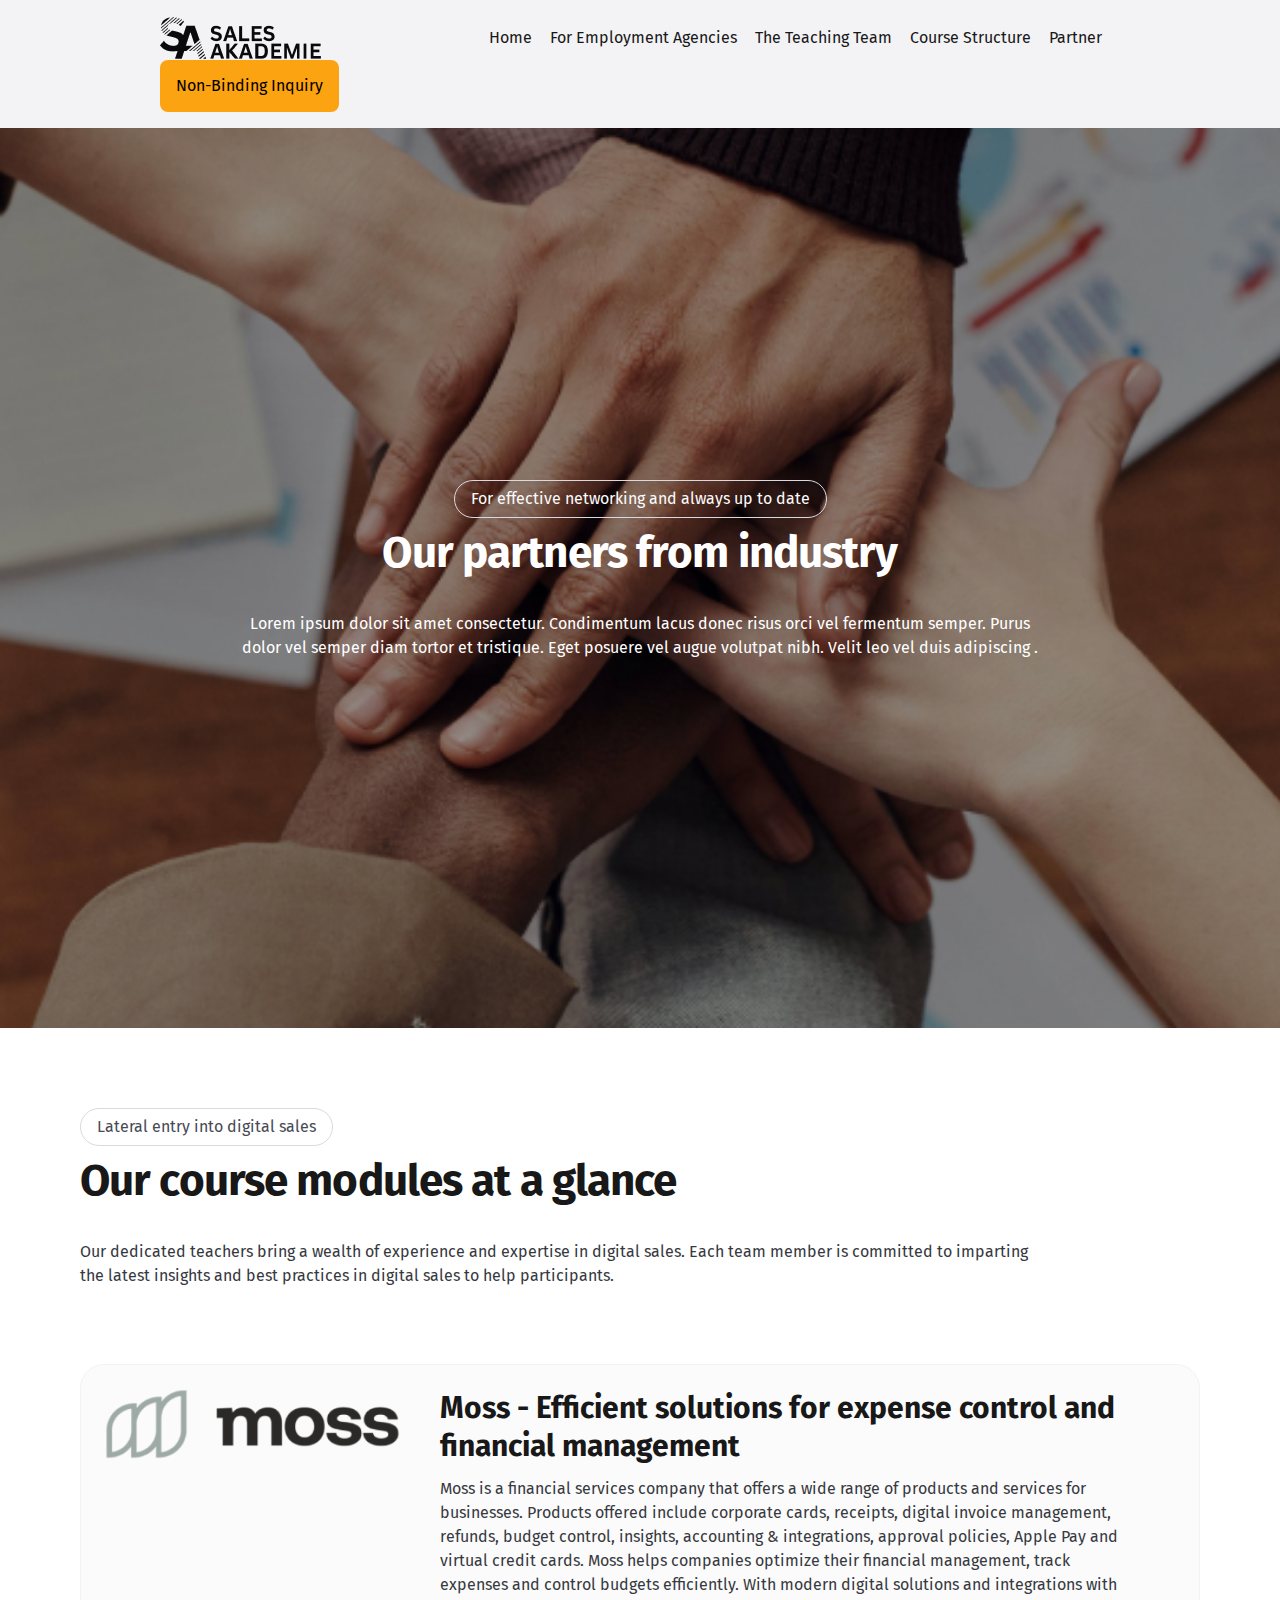
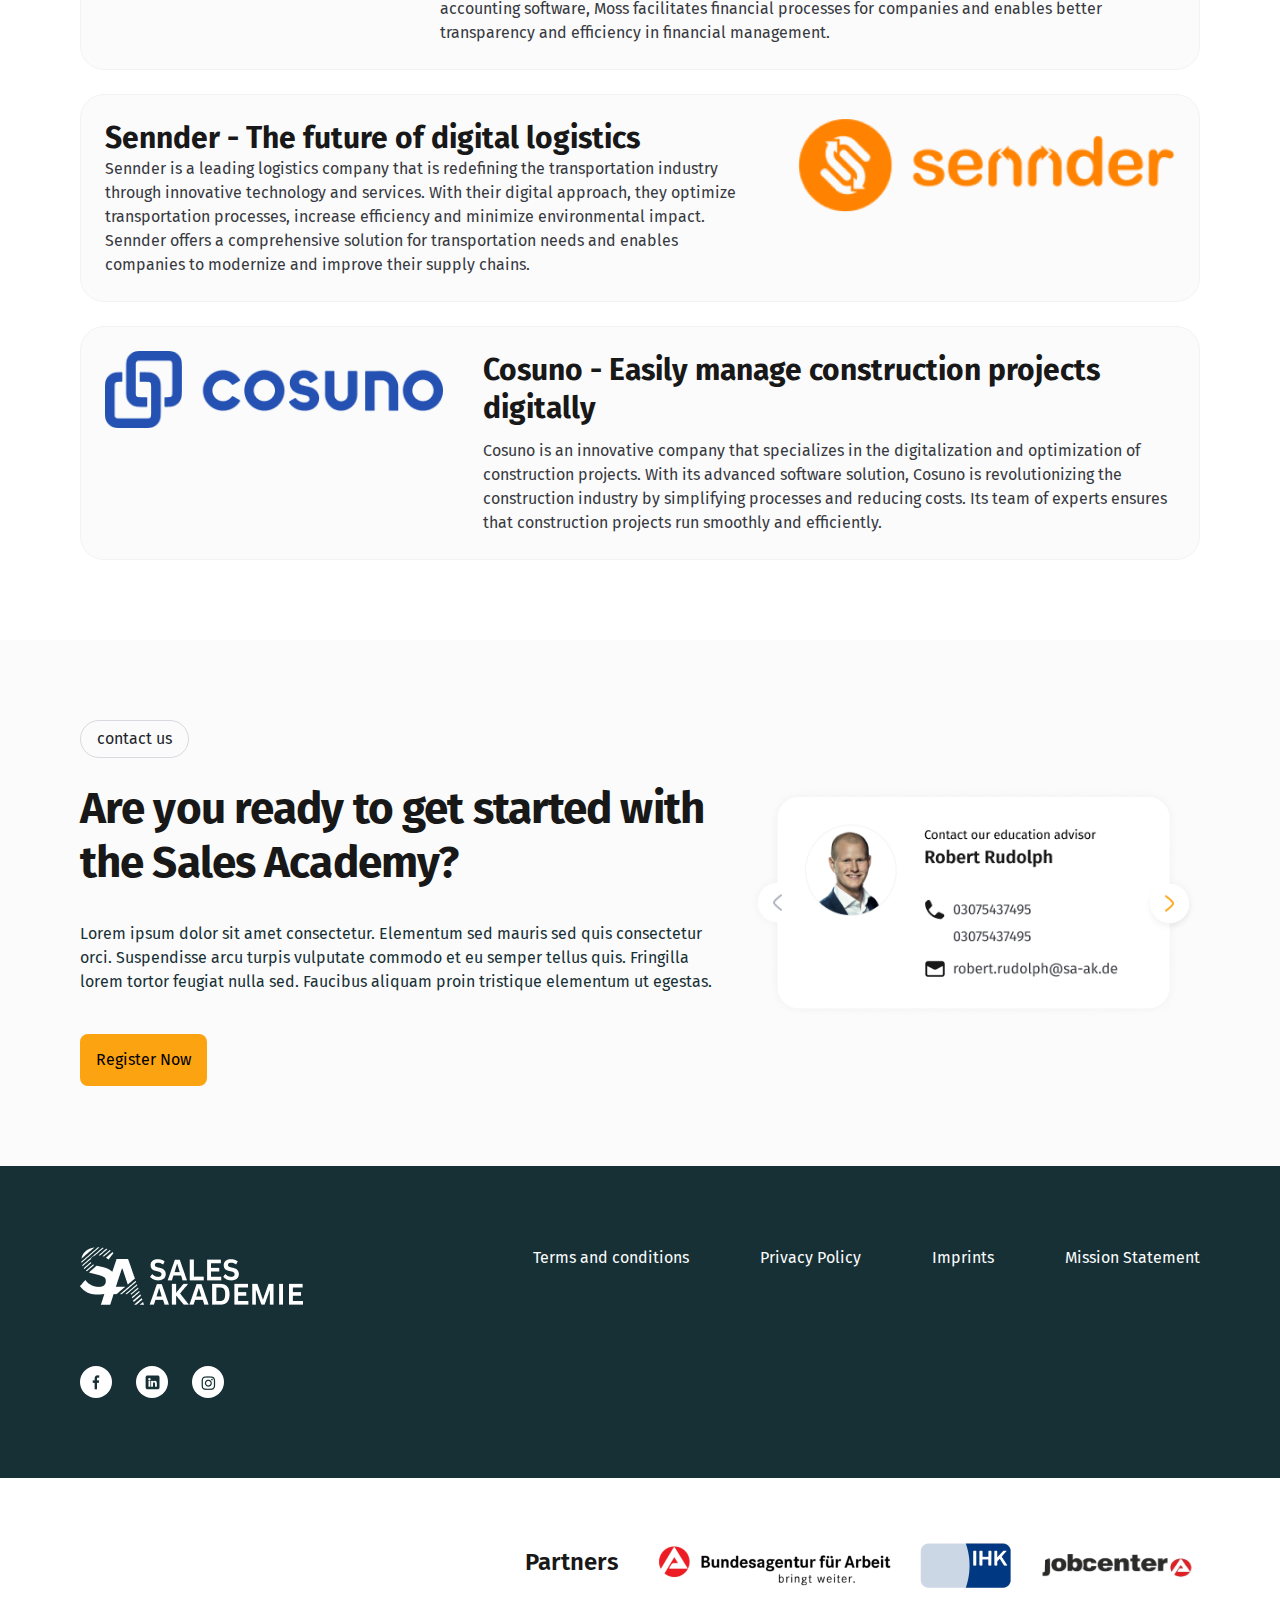
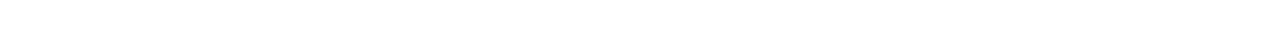
<file: partners.html>
<!DOCTYPE html>
<html lang="en">
  <head>
    <meta charset="UTF-8" />
    <meta name="viewport" content="width=device-width, initial-scale=1.0" />
    <meta
      name="description"
      content="Vom Staat gefördert, unterstützt von Experten. Wir bereiten Sie auf eine erfolgreiche Karriere im Vertrieb vor. 100% gefördert, 100% praktisch, 100% remote."
    />
    <link
      rel="apple-touch-icon"
      sizes="180x180"
      href="../assets/android-chrome-192x192.png"
    />
    <link
      rel="icon"
      type="image/png"
      sizes="32x32"
      href="../assets/favicon-32x32.png"
    />
    <link
      rel="icon"
      type="image/png"
      sizes="16x16"
      href="../assets/favicon-16x16.png"
    />
    <link rel="manifest" href="/site.webmanifest" />
    <link rel="preconnect" href="https://fonts.googleapis.com" />
    <link rel="preconnect" href="https://fonts.gstatic.com" crossorigin />
    <link
      href="https://fonts.googleapis.com/css2?family=DM+Sans:ital,opsz,wght@0,9..40,100..1000;1,9..40,100..1000&family=Fira+Sans:ital,wght@0,100;0,200;0,300;0,400;0,500;0,600;0,700;0,800;0,900;1,100;1,200;1,300;1,400;1,500;1,600;1,700;1,800;1,900&family=Lato:ital,wght@0,100;0,300;0,400;0,700;0,900;1,100;1,300;1,400;1,700;1,900&family=Plus+Jakarta+Sans:ital,wght@0,200..800;1,200..800&family=Poppins:ital,wght@0,100;0,200;0,300;0,400;0,500;0,600;0,700;0,800;0,900;1,100;1,200;1,300;1,400;1,500;1,600;1,700;1,800;1,900&display=swap"
      rel="stylesheet"
    />
    <link
      href="https://cdn.jsdelivr.net/npm/bootstrap@5.3.3/dist/css/bootstrap.min.css"
      rel="stylesheet"
      integrity="sha384-QWTKZyjpPEjISv5WaRU9OFeRpok6YctnYmDr5pNlyT2bRjXh0JMhjY6hW+ALEwIH"
      crossorigin="anonymous"
    />
    <link rel="stylesheet" href="../CSS/partners.css" />
    <title>Partner | Sale Akademie</title>
  </head>
  <body>
<!-----------------------------navbar start--------------------------------->
<section class="navbar">
  <nav class="container">
    <div class="navbar-logo">
      <a href="./index.html"><img src="../assets/logo.png" alt="logo" /></a>
    </div>
    <div class="toggle-button" onclick="toggleMenu()">☰</div>
    <div class="navbar-menu" id="navbar-menu">
      <a id="home" href="./index.html">Home</a>
      <a id="employmentAgency" href="./employement-agency.html">For Employment Agencies</a>
      <a id="teachingTeam" href="./teaching-team.html">The Teaching Team</a>
      <a id="courseStructure" href="./course-structure.html">Course Structure</a>
      <a id="partners" href="./partners.html">Partner</a>
      <div class="dropdown">
        <button class="dropbtn text-black">en</button>
        <div class="dropdown-content">
          <a href="javascript:void(0);" onclick="changeLanguage('en')">en</a>
          <a href="javascript:void(0);" onclick="changeLanguage('de')">Ge</a>
        </div>
      </div>

    </div>
    <div class="nav-btn" id="nav-btn">
      <button id="nonBindingInquiry" class="bg-transparent border-0">Non-Binding Inquiry</button>
    </div>
  </nav>
</section>  
<!-----------------------------navbar end--------------------------------->

<!-------------------Hero section start---------------------------------------->
<section class="hero-emp-section container">
  <div class="hero-bg-img">
   <div class="hero-content">
    <div class="hero-partner-head">
     <span class="hero-btn">For effective networking and always up to date</span>
     <h1 class="text-white hero-heading">Our partners from industry</h1>
    </div>
    <div class="hero-partner-description">
      <p class="description">Lorem ipsum dolor sit amet consectetur. Condimentum lacus donec risus orci vel fermentum semper. Purus dolor vel semper diam tortor et tristique. Eget posuere vel augue volutpat nibh. Velit leo vel duis adipiscing .</p>
    </div>
   </div>
  </div>
 </section>
 <!-------------------Hero section end---------------------------------------->
 <!--------------------------our course modules start------------------------------>
 <section class="course-modules-section container">
  <div class="course-modules-head">
   
    <span class="course-modules-btn">Lateral entry into digital sales</span>
    <h2 class="course-modules-heading">Our course modules at a glance</h2>
  </div>
  <div class="course-modules-description">
    <p class="description">Our dedicated teachers bring a wealth of experience and expertise in digital sales. Each team member is committed to imparting the latest insights and best practices in digital sales to help participants.</p>
  </div>
 </section>

 <!--------------------------our course modules end------------------------------>
 <!-------------------------efficient partners start--------------------------->
 <section class="efficient-partners-section container bg-white">
  <div class="moss-financial-management-section">
    <div class="moss-left">
      <img src="./assets/moss-logo.png" class="img-fluid" alt="moss-logo"/>
    </div>
    <div class="moss-right">
      <h3>Moss - Efficient solutions for expense control and financial management</h3>
      <p>Moss is a financial services company that offers a wide range of products and services for businesses. Products offered include corporate cards, receipts, digital invoice management, refunds, budget control, insights, accounting & integrations, approval policies, Apple Pay and virtual credit cards. Moss helps companies optimize their financial management, track expenses and control budgets efficiently. With modern digital solutions and integrations with accounting software, Moss facilitates financial processes for companies and enables better transparency and efficiency in financial management.</p>
    </div>
  </div>
  <div class="sender-digital-logic-section">
    <div class="sender-left">
      <h3>Sennder - The future of digital logistics</h3>
      <p>Sennder is a leading logistics company that is redefining the transportation industry through innovative technology and services. With their digital approach, they optimize transportation processes, increase efficiency and minimize environmental impact. Sennder offers a comprehensive solution for transportation needs and enables companies to modernize and improve their supply chains.</p>
    </div>
    <div class="sender-right">
      <img src="./assets/sender-logo.png" class="img-fluid" alt="sender-logo"/>
    </div>
  </div>
  <div class="cosuno-construction-management-section">
    <div class="cosuno-left">
      <img src="./assets/cosuno-logo.png" class="img-fluid" alt="cosuno-logo"/>
    </div>
    <div class="cosuno-right">
      <h3>Cosuno - Easily manage construction projects digitally</h3>
      <p>Cosuno is an innovative company that specializes in the digitalization and optimization of construction projects. With its advanced software solution, Cosuno is revolutionizing the construction industry by simplifying processes and reducing costs. Its team of experts ensures that construction projects run smoothly and efficiently.</p>
    </div>
  </div>
 </section>
 <!-------------------------efficient partners end--------------------------->


  <!--------------------------------------Contact us start----------------------------------->
  <section class="container contact-section">
    <div class="row contact-us">
      <div class="col-lg-7 contact-us-left">
        <span class="contact-btn">contact us</span>
        <h2 class="contact-heading">
          Are you ready to get started with the Sales Academy?
        </h2>
        <p class="contact-description">
          Lorem ipsum dolor sit amet consectetur. Elementum sed mauris sed
          quis consectetur orci. Suspendisse arcu turpis vulputate commodo et
          eu semper tellus quis. Fringilla lorem tortor feugiat nulla sed.
          Faucibus aliquam proin tristique elementum ut egestas.
        </p>
        <button class="register-now-btn border-0">Register Now</button>
      </div>
      <div class="col-lg-5">
          <!-- <div class="swiper-container2">
              <div class="swiper-wrapper"> -->
              <!-- Contact Card 1 -->
              <!-- <div class="card1">
                  <div class="advisor-img">
                <img src="../assets/advisor-img.png" alt="Advisor">
              </div>
              <div class="advisor-info">
                  <div class="advisor-information">
                <p>Contact our education advisor</p>
                <h3>Robert Rudolph</h3>
              </div>
                <div class="advisor-contact">
                  <div class="advisor-contact-info">
                  <img src="../assets/phone-icon.png" width="18" height="18" class="img-fluid" alt="phone-icon"/>
                  <span>+923094247356</span>
              </div>
              <div class="advisor-contact-info">
                  <img src="../assets/mail-icon.png" width="18" height="18" class="img-fluid" alt="mail-icon"/>
                  <span>flashdrivepunjab@gmail.com</span>
              </div>
                </div>
              </div>
                
              </div> -->
              <!-- <div class="card1">
                  <div class="advisor-img">
                <img src="../assets/advisor-img.png" alt="Advisor">
              </div>
              <div class="advisor-info">
                  <div class="advisor-information">
                <p>Contact our education advisor</p>
                <h3>Robert Rudolph</h3>
              </div>
                <div class="advisor-contact">
                  <div class="advisor-contact-info">
                  <img src="../assets/phone-icon.png" width="18" height="18" class="img-fluid" alt="phone-icon"/>
                  <span>+923094247356</span>
              </div>
              <div class="advisor-contact-info">
                  <img src="../assets/mail-icon.png" width="18" height="18" class="img-fluid" alt="mail-icon"/>
                  <span>flashdrivepunjab@gmail.com</span>
              </div>
                </div>
              </div>
                
              </div>
              <div class="card1">
                  <div class="advisor-img">
                <img src="../assets/advisor-img.png" alt="Advisor">
              </div>
              <div class="advisor-info">
                  <div class="advisor-information">
                <p>Contact our education advisor</p>
                <h3>Robert Rudolph</h3>
              </div>
                <div class="advisor-contact">
                  <div class="advisor-contact-info">
                  <img src="../assets/phone-icon.png" width="18" height="18" class="img-fluid" alt="phone-icon"/>
                  <span>+923094247356</span>
                  
              </div>
              <div class="advisor-contact-info">
                  <img src="../assets/mail-icon.png" width="18" height="18" class="img-fluid" alt="mail-icon"/>
                  <span>flashdrivepunjab@gmail.com</span>
              </div>
                </div>
              </div>
                
              </div> -->
              <img src="../assets/contact-us.png" class="img-fluid" alt="contact-us"/>
          </div>
              
          
              <!-- Navigation Arrows -->
              <!-- <div class="swiper-button swiper-button-left" onclick="prevCard()"><img src="../assets/arrow-backward.png" alt="arrow-backward"/></div>
              <div class="swiper-button swiper-button-right" onclick="nextCard()"><img src="../assets/arrow-forward.png" alt="arrow-forward"/></div>
            </div>
      </div>
    </div> -->
  </section>
  <!--------------------------------------Contact us end----------------------------------->
  <!--------------------------------------Contact Footer start----------------------------------->
  <section class="container footer-section">
    <div class="footer-section-1">
      <div class="footer-top">
        <div class="footer-left">
          <div class="footer-logo">
            <a href="./index.html"
              ><img src="../assets/footer-logo.png" alt="footer-logo"
            /></a>
          </div>
          <div class="social-icons">
            <div class="social-icon">
              <a href="#" target="_blank">
              <img src="../assets/fb-icon.png" alt="fb-icon" />
            </a>
            </div>
            <div class="social-icon">
              <a href="#" target="_blank">
              <img src="../assets/linkedin-icon.png" alt="linkedin-icon" />
            </a>
            </div>
            <div class="social-icon">
              <a href="#" target="_blank">
              <img src="../assets/insta-icon.png" alt="insta-icon" />
            </a>
            </div>
          </div>
        </div>
        <div class="footer-right">
          <a href="#">Terms and conditions</a>
          <a href="#">Privacy Policy</a>
          <a href="#">Imprints</a>
          <a href="#">Mission Statement</a>
        </div>
      </div>
    </div>
    <div class="footer-section-2">
      <div class="footer-partner">
        <h3>Partners</h3>
      </div>
      <div class="footer-partner-images">
        <div class="footer-partner-image">
          <a href="#">
          <img src="../assets/partner-3.png" alt="partner-1" />
        </a>
        </div>
        <div class="footer-partner-image">
          <a href="#">
          <img src="../assets/partner-2.png" alt="partner-2" />
        </a>
        </div>
        <div class="footer-partner-image">
          <a href="#">
          <img src="../assets/partner-1.png" alt="partner-3" />
        </a>
        </div>
      </div>
    </div>
  </section>
  <!--------------------------------------Contact Footer end----------------------------------->









    <script
    src="https://cdn.jsdelivr.net/npm/@popperjs/core@2.11.8/dist/umd/popper.min.js"
    integrity="sha384-I7E8VVD/ismYTF4hNIPjVp/Zjvgyol6VFvRkX/vR+Vc4jQkC+hVqc2pM8ODewa9r"
    crossorigin="anonymous"
  ></script>
  <script
    src="https://cdn.jsdelivr.net/npm/bootstrap@5.3.3/dist/js/bootstrap.min.js"
    integrity="sha384-0pUGZvbkm6XF6gxjEnlmuGrJXVbNuzT9qBBavbLwCsOGabYfZo0T0to5eqruptLy"
    crossorigin="anonymous"
  ></script>
  <script src="./javascript/main.js"></script>
  </body>
</html>
</file>
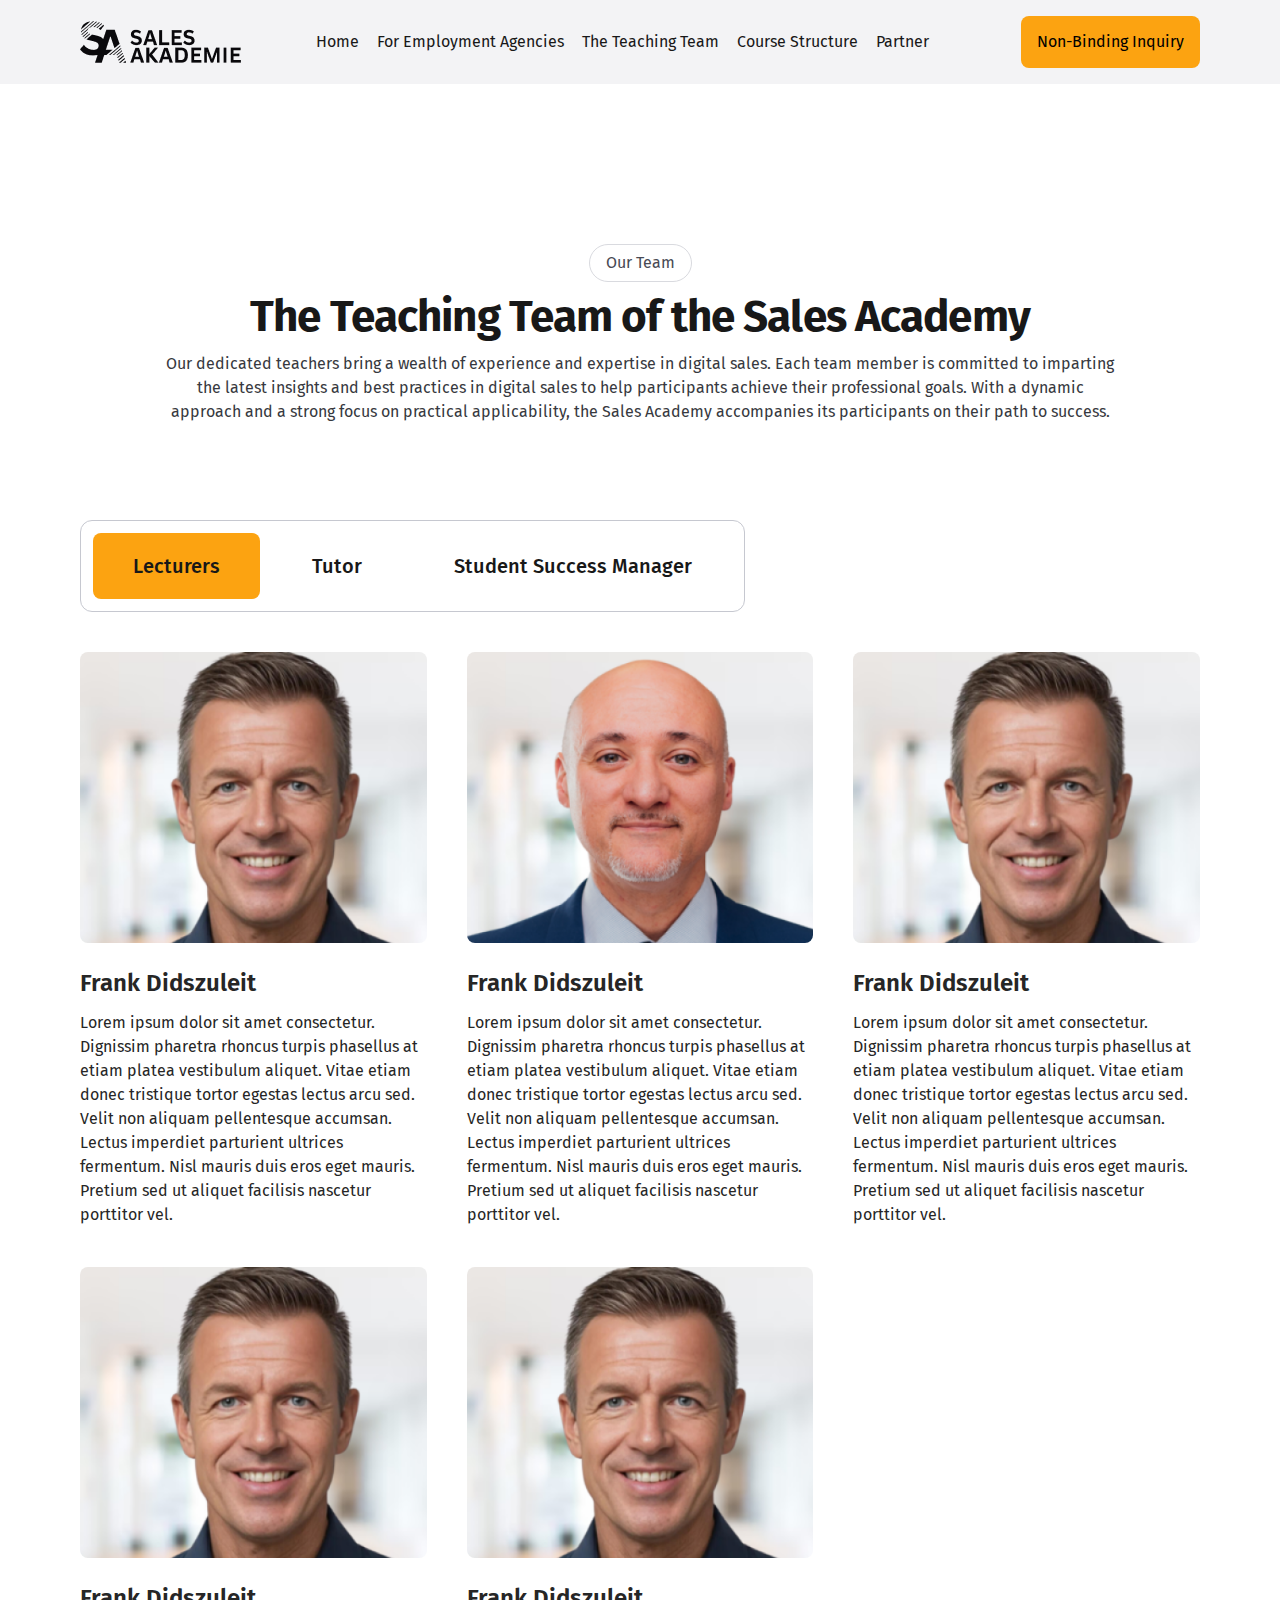
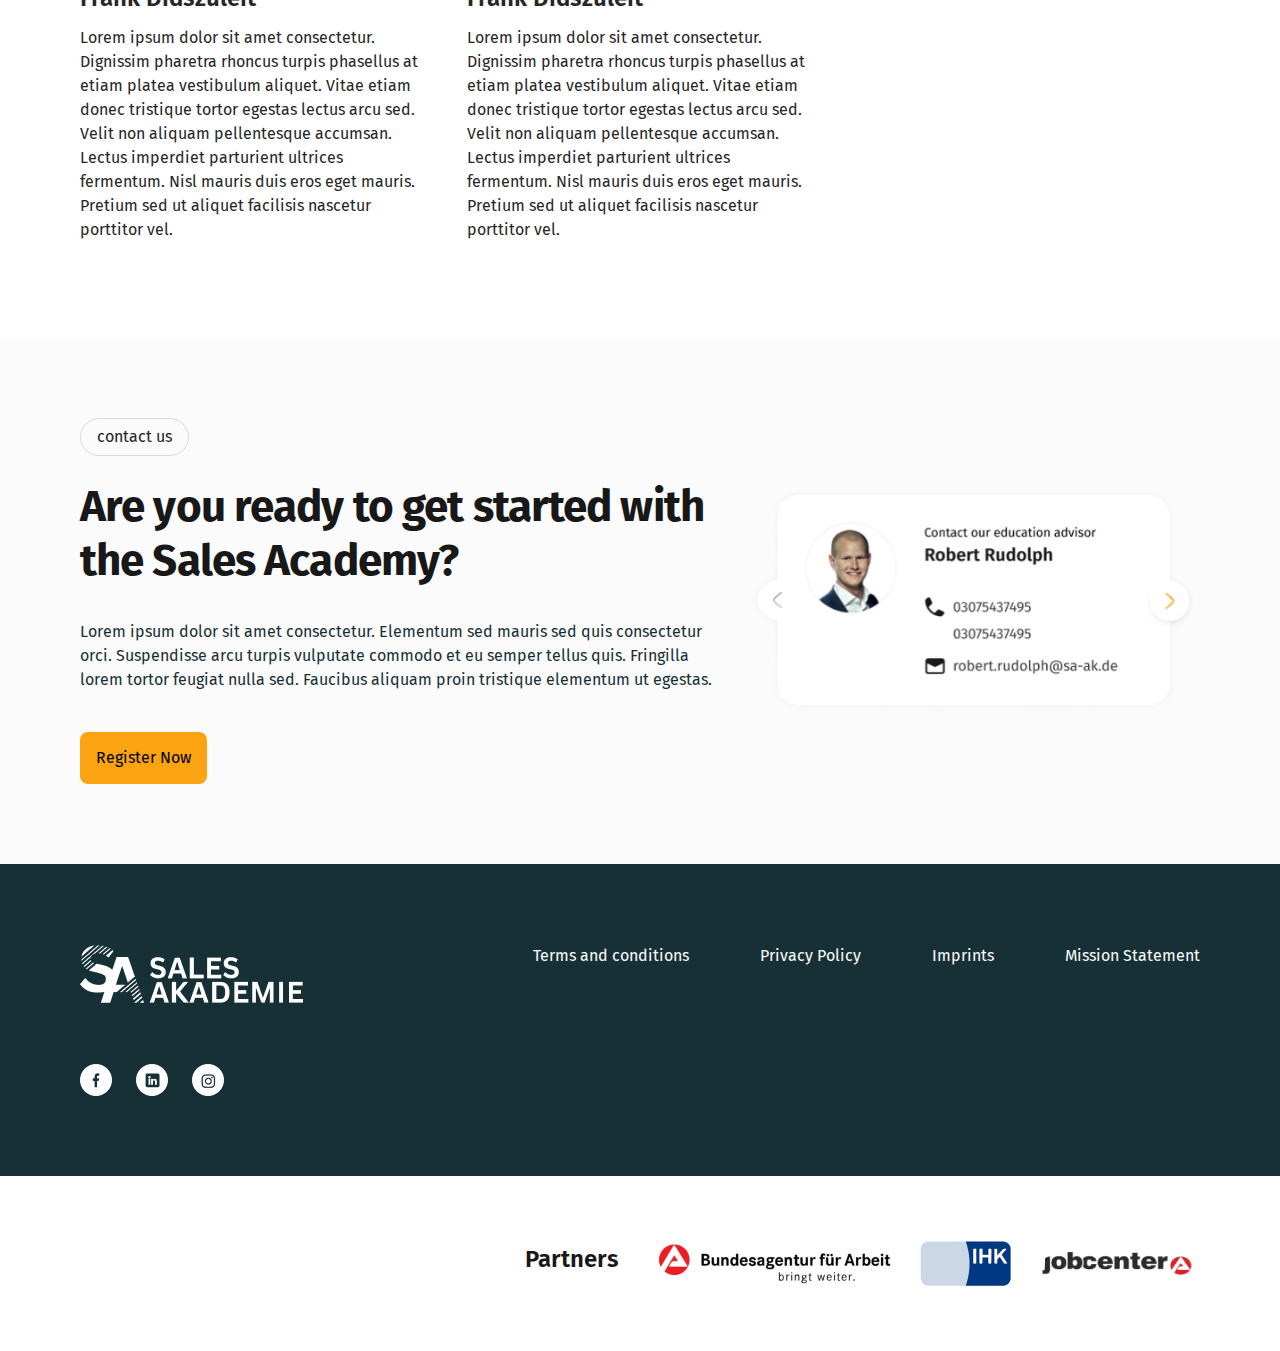
<file: teaching-team.html>
<!DOCTYPE html>
<html lang="en">
  <head>
    <meta charset="UTF-8" />
    <meta name="viewport" content="width=device-width, initial-scale=1.0" />
    <meta
      name="description"
      content="Vom Staat gefördert, unterstützt von Experten. Wir bereiten Sie auf eine erfolgreiche Karriere im Vertrieb vor. 100% gefördert, 100% praktisch, 100% remote."
    />
    <link
      rel="apple-touch-icon"
      sizes="180x180"
      href="../assets/android-chrome-192x192.png"
    />
    <link
      rel="icon"
      type="image/png"
      sizes="32x32"
      href="../assets/favicon-32x32.png"
    />
    <link
      rel="icon"
      type="image/png"
      sizes="16x16"
      href="../assets/favicon-16x16.png"
    />
    <link rel="manifest" href="/site.webmanifest" />
    <link rel="preconnect" href="https://fonts.googleapis.com" />
    <link rel="preconnect" href="https://fonts.gstatic.com" crossorigin />
    <link
      href="https://fonts.googleapis.com/css2?family=DM+Sans:ital,opsz,wght@0,9..40,100..1000;1,9..40,100..1000&family=Fira+Sans:ital,wght@0,100;0,200;0,300;0,400;0,500;0,600;0,700;0,800;0,900;1,100;1,200;1,300;1,400;1,500;1,600;1,700;1,800;1,900&family=Lato:ital,wght@0,100;0,300;0,400;0,700;0,900;1,100;1,300;1,400;1,700;1,900&family=Plus+Jakarta+Sans:ital,wght@0,200..800;1,200..800&family=Poppins:ital,wght@0,100;0,200;0,300;0,400;0,500;0,600;0,700;0,800;0,900;1,100;1,200;1,300;1,400;1,500;1,600;1,700;1,800;1,900&display=swap"
      rel="stylesheet"
    />
    <link
      href="https://cdn.jsdelivr.net/npm/bootstrap@5.3.3/dist/css/bootstrap.min.css"
      rel="stylesheet"
      integrity="sha384-QWTKZyjpPEjISv5WaRU9OFeRpok6YctnYmDr5pNlyT2bRjXh0JMhjY6hW+ALEwIH"
      crossorigin="anonymous"
    />
    <link rel="stylesheet" href="../CSS/teaching-team.css" />
    <title>Team | Sale Akademie</title>
  </head>
  <body>
<!-----------------------------navbar start--------------------------------->
<section class="navbar">
  <nav class="container">
      <div class="navbar-logo">
        <a href="./index.html"><img src="../assets/logo.png" alt="logo" /></a>
      </div>
      <div class="toggle-button" onclick="toggleMenu()">☰</div>
      <div class="navbar-menu" id="navbar-menu">
        <a id="home" href="./index.html">Home</a>
        <a id="employmentAgency" href="./employement-agency.html">For Employment Agencies</a>
        <a id="teachingTeam" href="./teaching-team.html">The Teaching Team</a>
        <a id="courseStructure" href="./course-structure.html">Course Structure</a>
        <a id="partners" href="./partners.html">Partner</a>
        <div class="dropdown">
          <button class="dropbtn text-black">en</button>
          <div class="dropdown-content">
            <a href="javascript:void(0);" onclick="changeLanguage('en')">en</a>
            <a href="javascript:void(0);" onclick="changeLanguage('de')">Ge</a>
          </div>
        </div>
  
      </div>
      <div class="nav-btn" id="nav-btn">
        <button id="nonBindingInquiry" class="bg-transparent border-0">Non-Binding Inquiry</button>
      </div>
    </nav>
  </section>
    
  
<!-----------------------------navbar end--------------------------------->
<!------------------------------our teaching team start------------------------->
<section class="container teaching-team-section bg-white">
  <div class="team-head">
    <span class="team-btn">Our Team</span>
    <h1 class="team-heading">The Teaching Team of the Sales Academy</h1>
  </div>
  <div class="team-description">
    <p class="description">Our dedicated teachers bring a wealth of experience and expertise in digital sales. Each team member is committed to imparting the latest insights and best practices in digital sales to help participants achieve their professional goals. With a dynamic approach and a strong focus on practical applicability, the Sales Academy accompanies its participants on their path to success.</p>
  </div>
</section>
<!------------------------------our teaching team end------------------------->
<!----------------------------team members start------------------------------------>
<section class="container team-member-section">
  <div class="team-member-category bg-white">
    <a href="#" style="background-color: #FCA311; border-radius: 8px; ">Lecturers</a>
    <a href="#">Tutor</a>
    <a href="#">Student Success Manager </a>
  </div>
  <div class="team-member-cards">
    <div class="team-member-card">
    <div class="member-img">
      <img src="./assets/team-member-1.png" class="img-fluid" alt="team-member-1"/>
    </div>
    <div class="team-member-info">
      <h3 class="team-member-name">Frank Didszuleit</h3>
      <p class="team-member-description">Lorem ipsum dolor sit amet consectetur. Dignissim pharetra rhoncus turpis phasellus at etiam platea vestibulum aliquet. Vitae etiam donec tristique tortor egestas lectus arcu sed. Velit non aliquam pellentesque accumsan. Lectus imperdiet parturient ultrices fermentum. Nisl mauris duis eros eget mauris. Pretium sed ut aliquet facilisis nascetur porttitor vel. </p>
    </div>
  </div>
  <div class="team-member-card">
    <div class="member-img">
      <img src="./assets/team-member-2.png" class="img-fluid" alt="team-member-1"/>
    </div>
    <div class="team-member-info">
      <h3 class="team-member-name">Frank Didszuleit</h3>
      <p class="team-member-description">Lorem ipsum dolor sit amet consectetur. Dignissim pharetra rhoncus turpis phasellus at etiam platea vestibulum aliquet. Vitae etiam donec tristique tortor egestas lectus arcu sed. Velit non aliquam pellentesque accumsan. Lectus imperdiet parturient ultrices fermentum. Nisl mauris duis eros eget mauris. Pretium sed ut aliquet facilisis nascetur porttitor vel. </p>
    </div>
  </div>
  <div class="team-member-card">
    <div class="member-img">
      <img src="./assets/team-member-1.png" class="img-fluid" alt="team-member-1"/>
    </div>
    <div class="team-member-info">
      <h3 class="team-member-name">Frank Didszuleit</h3>
      <p class="team-member-description">Lorem ipsum dolor sit amet consectetur. Dignissim pharetra rhoncus turpis phasellus at etiam platea vestibulum aliquet. Vitae etiam donec tristique tortor egestas lectus arcu sed. Velit non aliquam pellentesque accumsan. Lectus imperdiet parturient ultrices fermentum. Nisl mauris duis eros eget mauris. Pretium sed ut aliquet facilisis nascetur porttitor vel. </p>
    </div>
  </div>
  <div class="team-member-card">
    <div class="member-img">
      <img src="./assets/team-member-1.png" class="img-fluid" alt="team-member-1"/>
    </div>
    <div class="team-member-info">
      <h3 class="team-member-name">Frank Didszuleit</h3>
      <p class="team-member-description">Lorem ipsum dolor sit amet consectetur. Dignissim pharetra rhoncus turpis phasellus at etiam platea vestibulum aliquet. Vitae etiam donec tristique tortor egestas lectus arcu sed. Velit non aliquam pellentesque accumsan. Lectus imperdiet parturient ultrices fermentum. Nisl mauris duis eros eget mauris. Pretium sed ut aliquet facilisis nascetur porttitor vel. </p>
    </div>
  </div>
  <div class="team-member-card">
    <div class="member-img">
      <img src="./assets/team-member-1.png" class="img-fluid" alt="team-member-1"/>
    </div>
    <div class="team-member-info">
      <h3 class="team-member-name">Frank Didszuleit</h3>
      <p class="team-member-description">Lorem ipsum dolor sit amet consectetur. Dignissim pharetra rhoncus turpis phasellus at etiam platea vestibulum aliquet. Vitae etiam donec tristique tortor egestas lectus arcu sed. Velit non aliquam pellentesque accumsan. Lectus imperdiet parturient ultrices fermentum. Nisl mauris duis eros eget mauris. Pretium sed ut aliquet facilisis nascetur porttitor vel. </p>
    </div>
  </div>
  
  </div>
  <div id="carouselExampleRide" class="carousel slide" data-bs-ride="true">
    <div class="carousel-inner">
      <div class="carousel-item active">
        <div class="team-member-card">
          <div class="member-img">
            <img src="./assets/team-member-1.png" class="img-fluid" alt="team-member-1"/>
          </div>
          <div class="team-member-info">
            <h3 class="team-member-name">Frank Didszuleit</h3>
            <p class="team-member-description">Lorem ipsum dolor sit amet consectetur. Dignissim pharetra rhoncus turpis phasellus at etiam platea vestibulum aliquet. Vitae etiam donec tristique tortor egestas lectus arcu sed. Velit non aliquam pellentesque accumsan. Lectus imperdiet parturient ultrices fermentum. Nisl mauris duis eros eget mauris. Pretium sed ut aliquet facilisis nascetur porttitor vel. </p>
          </div>
        </div>
      </div>
      <div class="carousel-item active">
        <div class="team-member-card">
          <div class="member-img">
            <img src="./assets/team-member-1.png" class="img-fluid" alt="team-member-1"/>
          </div>
          <div class="team-member-info">
            <h3 class="team-member-name">Frank Didszuleit</h3>
            <p class="team-member-description">Lorem ipsum dolor sit amet consectetur. Dignissim pharetra rhoncus turpis phasellus at etiam platea vestibulum aliquet. Vitae etiam donec tristique tortor egestas lectus arcu sed. Velit non aliquam pellentesque accumsan. Lectus imperdiet parturient ultrices fermentum. Nisl mauris duis eros eget mauris. Pretium sed ut aliquet facilisis nascetur porttitor vel. </p>
          </div>
        </div>
      </div>
      <div class="carousel-item active">
        <div class="team-member-card">
          <div class="member-img">
            <img src="./assets/team-member-1.png" class="img-fluid" alt="team-member-1"/>
          </div>
          <div class="team-member-info">
            <h3 class="team-member-name">Frank Didszuleit</h3>
            <p class="team-member-description">Lorem ipsum dolor sit amet consectetur. Dignissim pharetra rhoncus turpis phasellus at etiam platea vestibulum aliquet. Vitae etiam donec tristique tortor egestas lectus arcu sed. Velit non aliquam pellentesque accumsan. Lectus imperdiet parturient ultrices fermentum. Nisl mauris duis eros eget mauris. Pretium sed ut aliquet facilisis nascetur porttitor vel. </p>
          </div>
        </div>
      </div>
    </div>
    <button class="carousel-control-prev bg-white"  type="button" data-bs-target="#carouselExampleRide" data-bs-slide="prev">
      <img src="./assets/arrow-backward.png" alt="arrow-backward"/>
      <span class="visually-hidden">Previous</span>
    </button>
    <button class="carousel-control-next bg-white" type="button" data-bs-target="#carouselExampleRide" data-bs-slide="next">
      <img src="./assets/arrow-forward.png" alt="arrow-"/>
      <span class="visually-hidden">Next</span>
    </button>
  </div>

</section>
<!----------------------------team members end------------------------------------>


  <!--------------------------------------Contact us start----------------------------------->
  <section class="container contact-section">
    <div class="row contact-us">
      <div class="col-lg-7 contact-us-left">
        <span class="contact-btn">contact us</span>
        <h2 class="contact-heading">
          Are you ready to get started with the Sales Academy?
        </h2>
        <p class="contact-description">
          Lorem ipsum dolor sit amet consectetur. Elementum sed mauris sed
          quis consectetur orci. Suspendisse arcu turpis vulputate commodo et
          eu semper tellus quis. Fringilla lorem tortor feugiat nulla sed.
          Faucibus aliquam proin tristique elementum ut egestas.
        </p>
        <button class="register-now-btn border-0">Register Now</button>
      </div>
      <div class="col-lg-5">
        <div id="carouselExampleRide" class="carousel slide" data-bs-ride="true">
          <div class="carousel-inner">
            <div class="carousel-item active">
              <img src="./assets/contact-us.png" class="d-block w-100" alt="...">
            </div>
            <div class="carousel-item ">
              <img src="./assets/contact-us.png" class="d-block w-100" alt="...">
            </div>
            <div class="carousel-item ">
              <img src="./assets/contact-us.png" class="d-block w-100" alt="...">
            </div>
          </div>
          <button class="carousel-control-prev" type="button" data-bs-target="#carouselExampleRide" data-bs-slide="prev">
            <span class="carousel-control-prev-icon" aria-hidden="true"></span>
            <span class="visually-hidden">Previous</span>
          </button>
          <button class="carousel-control-next" type="button" data-bs-target="#carouselExampleRide" data-bs-slide="next">
            <span class="carousel-control-next-icon" aria-hidden="true"></span>
            <span class="visually-hidden">Next</span>
          </button>
        </div>
          </div>
              
          
              <!-- Navigation Arrows -->
              <!-- <div class="swiper-button swiper-button-left" onclick="prevCard()"><img src="../assets/arrow-backward.png" alt="arrow-backward"/></div>
              <div class="swiper-button swiper-button-right" onclick="nextCard()"><img src="../assets/arrow-forward.png" alt="arrow-forward"/></div>
            </div>
      </div>
    </div> -->
  </section>
  <!--------------------------------------Contact us end----------------------------------->
  <!--------------------------------------Contact Footer start----------------------------------->
  <section class="container footer-section">
    <div class="footer-section-1">
      <div class="footer-top">
        <div class="footer-left">
          <div class="footer-logo">
            <a href="./index.html"
              ><img src="../assets/footer-logo.png" alt="footer-logo"
            /></a>
          </div>
          <div class="social-icons">
            <div class="social-icon">
              <a href="#" target="_blank">
              <img src="../assets/fb-icon.png" alt="fb-icon" />
            </a>
            </div>
            <div class="social-icon">
              <a href="#" target="_blank">
              <img src="../assets/linkedin-icon.png" alt="linkedin-icon" />
            </a>
            </div>
            <div class="social-icon">
              <a href="#" target="_blank">
              <img src="../assets/insta-icon.png" alt="insta-icon" />
            </a>
            </div>
          </div>
        </div>
        <div class="footer-right">
          <a href="#">Terms and conditions</a>
          <a href="#">Privacy Policy</a>
          <a href="#">Imprints</a>
          <a href="#">Mission Statement</a>
        </div>
      </div>
    </div>
    <div class="footer-section-2">
      <div class="footer-partner">
        <h3>Partners</h3>
      </div>
      <div class="footer-partner-images">
        <div class="footer-partner-image">
          <a href="#">
          <img src="../assets/partner-3.png" alt="partner-1" />
        </a>
        </div>
        <div class="footer-partner-image">
          <a href="#">
          <img src="../assets/partner-2.png" alt="partner-2" />
        </a>
        </div>
        <div class="footer-partner-image">
          <a href="#">
          <img src="../assets/partner-1.png" alt="partner-3" />
        </a>
        </div>
      </div>
    </div>
  </section>
  <!--------------------------------------Contact Footer end----------------------------------->









    <script
    src="https://cdn.jsdelivr.net/npm/@popperjs/core@2.11.8/dist/umd/popper.min.js"
    integrity="sha384-I7E8VVD/ismYTF4hNIPjVp/Zjvgyol6VFvRkX/vR+Vc4jQkC+hVqc2pM8ODewa9r"
    crossorigin="anonymous"
  ></script>
  <script
    src="https://cdn.jsdelivr.net/npm/bootstrap@5.3.3/dist/js/bootstrap.min.js"
    integrity="sha384-0pUGZvbkm6XF6gxjEnlmuGrJXVbNuzT9qBBavbLwCsOGabYfZo0T0to5eqruptLy"
    crossorigin="anonymous"
  ></script>
  <script src="./javascript/main.js"></script>
  </body>
</html>
</file>
<file: CSS/main.css>
* {
  padding: 0;
  margin: 0;
  box-sizing: border-box;
  font-family: "Fira sans", sans-serif;
}

.container {
  max-width: 1440px;
  padding: 0 80px;
  margin: 0 auto;
}

/*-------------------navbar-----------------------*/
.navbar {
  background: var(--Nuetral-nuetral-50, #f3f3f5);
  position: sticky;
  top: 0;
  z-index: 1111;


  display: flex;
  align-items: center;
  gap: 94px;
  padding: 16px 0px;
  color: #181818;
}

.navbar-menu {
  display: flex;
  gap: 18px;
}

.navbar-menu a {
  color: #181818;
  text-decoration: none;
  color: var(--Global-black, #181818);

  /* Text 3/Regular */
  font-family: "Fira Sans";
  font-size: 16px;
  font-style: normal;
  font-weight: 400;
  line-height: 24px; /* 150% */
}
/* Dropdown Button */
.dropdown {
    
    position: relative;
    display: inline-block;
  }
  
  .dropbtn {
    display: none;
    background-color: #fff;
    color: white;
    padding: 5px 10px;
    font-size: 16px;
    border: none;
    border-radius: 8px;
    cursor: pointer;
  }
  
  .dropdown-content {
    display: none;
    position: absolute;
    background-color: #f9f9f9;
    min-width: 160px;
    z-index: 1;
  }
  
  .dropdown-content a {
    color: black;
    padding: 12px 16px;
    text-decoration: none;
    display: block;
  }
  
  .dropdown-content a:hover {
    background-color: #ddd;
  }
  
  .dropdown:hover .dropdown-content {
    display: block;
  }
  
  .dropdown:hover .dropbtn {
    background-color: #fff;
  }
  
.nav-btn {
  color: var(--Global-black, #181818);
  text-align: center;

  /* Text 3/Regular */
  font-family: "Fira Sans";
  font-size: 16px;
  font-style: normal;
  font-weight: 400;
  line-height: 24px; /* 150% */
  display: flex;
  height: 52px;
  padding: var(--spacing-Spacing-0, 0px) var(--spacing-Spacing-16, 16px);
  align-items: center;
  gap: var(--spacing-Spacing-8, 8px);
  border-radius: 8px;
  background: var(--Primary-500, #fca311);
}

.toggle-button {
  display: none;
  font-size: 1.5rem;
  cursor: pointer;
}

/*-------------------------------------- Responsive styles-------------------------------------- */
@media (max-width: 1024px) {
  .container{
    padding: 0px 40px;
  }
  .navbar {
    background: var(--Nuetral-nuetral-50, #f3f3f5);

    display: flex;
    align-items: center;
    gap: 40px;
    padding: 16px 0px;
    color: #181818;
  }

  .navbar-menu {
    display: flex;
    gap: 18px;
  }

  .navbar-menu a {
    color: #181818;
    text-decoration: none;
    color: var(--Global-black, #181818);

    /* Text 3/Regular */
    font-family: "Fira Sans";
    font-size: 12px;
    font-style: normal;
    font-weight: 400;
    line-height: 24px; /* 150% */
  }
  .nav-btn {
    color: var(--Global-black, #181818);
    text-align: center;

    /* Text 3/Regular */
    font-family: "Fira Sans";
    font-size: 16px;
    font-style: normal;
    font-weight: 400;
    line-height: 24px; /* 150% */
    display: flex;
    height: 52px;
    padding: var(--spacing-Spacing-0, 0px) var(--spacing-Spacing-16, 16px);
    align-items: center;
    gap: var(--spacing-Spacing-8, 8px);
    border-radius: 8px;
    background: var(--Primary-500, #fca311);
  }
}
@media (max-width: 768px) {
  .container{
    padding: 0px 0px;
  }
  .navbar {
    padding: 0px;
    background-color: #fff;
    position: relative;
  }
  .navbar-menu {
    display: none;
    position: absolute;
    top: 70px;
    flex-direction: column;
    width: 90%;
    padding: 20px;
    border-radius: 18px;
    background-color: #fff;
  }
  .nav-btn {
    display: none;
  }

  .navbar-menu.active {
    display: flex;
  }

  .toggle-button {
    display: block;
  }
}

/*--------------------hero section------------------------*/
.hero-section {
  max-width: 1440px;
  margin: 0 auto;
  display: grid;
  grid-template-columns: 1fr 1fr;
}
.box{
    display: none;
 
}
.box .hero-below-box{
    display: none;
}

.hero-left {
  background: #f3f3f5;
  box-shadow: 0px 4px 21.7px 0px rgba(255, 255, 255, 0.1);
  padding: 80px 80px 60px 80px;
  display: flex;
  flex-direction: column;
  gap: 18px;
}

.hero-left .hero-btn {
  padding: 6px 16px;
  color: #484a54;
  font-family: "Fira Sans";
  font-size: 16px;
  font-style: normal;
  font-weight: 400;
  line-height: 24px;
  text-align: center;
  /* 150% */
  margin-left: 0px;
  max-width: fit-content;
  border-radius: 36px;
  border: 1px solid #d9dadf;
}

.hero-left h1 {
  color: #181818;
  font-family: "Fira Sans";
  font-size: 60px;
  font-style: normal;
  font-weight: 700;
  line-height: 72px;
  letter-spacing: -1.2px;
}

.hero-head img {
  max-width: 100%;
}

.hero-desc {
  display: flex;
  flex-direction: column;
  gap: 31px;
}

.hero-desc .hero-description {
  color: #373940;

  /* Text 3/Regular */
  font-family: "Fira Sans";
  font-size: 16px;
  font-style: normal;
  font-weight: 400;
  line-height: 24px;
  /* 150% */
}

.hero-desc .hero-btn {
  display: none;
}

.hero-desc .hero-box {
  border-radius: 12px;
  border: 1px solid #d9dadf;
  background: #fafafa;
  padding: 32px 12px;
  display: flex;
  max-width: 384px;

  gap: 4px;
  position: relative;
}

.hero-box-content {
  display: flex;
  gap: 12px;
}

.hero-box-content-left {
  display: flex;
  flex-direction: column;
  gap: 4px;
}

.hero-box-content-left .date {
  color: var(--Global-black, #181818);

  /* Display 1/Semibold */
  font-family: "Fira Sans";
  font-size: 24px;
  font-style: normal;
  font-weight: 600;
  line-height: 32px;
  /* 133.333% */
}

.hero-box-content-left .content {
  color: var(--Primary-500, #fca311);

  /* Display 1/Semibold */
  font-family: "Fira Sans";
  font-size: 24px;
  font-style: normal;
  font-weight: 600;
  line-height: 32px;
  /* 133.333% */
}

.hero-annoucement-icon img {
  position: absolute;
  right: 5px;
  top: 0px;
}

.hero-right {
  background: var(--secondary-950, #163036);
}

.hero-right img {
  position: relative;
}

.hero-imgs .image-1 {
  bottom: -40px;
  right: 25px;
  position: absolute;
  z-index: 999;
}

.hero-imgs .image-2 {
  bottom: -125px;
  right: 200px;
  position: absolute;
  z-index: 1000;
}

/*-------------------hero responsive--------------------*/
@media (max-width: 1024px) {
  .hero-imgs .image-1 {
    bottom: 200px;
    right: 25px;
    position: absolute;
    z-index: 999;
  }

  .hero-imgs .image-2 {
    bottom: 100px;
    right: 200px;
    position: absolute;
    z-index: 1000;
  }
}
@media (max-width: 768px) {
  .hero-section {
    display: grid;
    grid-template-columns: 1fr;
  }

  .hero-imgs .image-1 {
    width: 89px;
    top: 740px;
    right: 50px;
    bottom: 0px;
    
    position: absolute;
    z-index: 999;
  }

  .hero-imgs .image-2 {
    width: 89px;
    top: 720px;
    bottom: 0px;
    right: 110px;
    position: absolute;
    z-index: 1000;
  }

  .hero-left {
    padding: 24px;
    justify-content: center;
    align-items: center;

    gap: 24px;
  }

  .hero-left .hero-btn {
    font-size: 12px;
    text-align: center;
  }

  .hero-left h1 {
    font-size: 34px;
    text-align: center;
    line-height: 54px;
    letter-spacing: -0.88px;
  }

  .hero-box-content-left .date {
    font-size: 16px;

    line-height: 20px;
  }

  .hero-box-content-left .content {
    font-size: 16px;

    line-height: 20px;
  }

  .hero-desc .hero-box {
    display: none;
  }

  .hero-desc {
    justify-content: center;
    align-items: center;
    gap: 46px;
  }

  .hero-desc .hero-description {
    text-align: center;
    /* 150% */
  }

  .hero-desc .hero-btn {
    display: block;

    height: 52px;
    padding: 16px;
    align-items: center;
    border-radius: 8px;
    background: var(--Primary-500, #fca311);
    color: var(--Global-black, #181818);
    text-align: center;

    /* Text 3/Regular */
    font-family: "Fira Sans";
    font-size: 16px;
    font-style: normal;
    font-weight: 400;
    line-height: 24px;
    /* 150% */
  }

  .hero-below-box {
    border-radius: 12px;
    border: 1px solid #d9dadf;
    background: #fafafa;
    padding: 12px;
    display: flex;
    max-width: 341px;

    gap: 4px;
    position: relative;
  }

  .hero-box-content {
    display: flex;
    gap: 12px;
  }

  .hero-box-content-left {
    display: flex;
    flex-direction: column;
    gap: 4px;
  }

  .hero-box-content-left .date {
    color: var(--Global-black, #181818);

    /* Display 1/Semibold */
    font-family: "Fira Sans";
    font-size: 16px;
    font-style: normal;
    font-weight: 600;
    line-height: 32px;
    /* 133.333% */
  }

  .hero-below-box .hero-box-content-left .content {
    font-size: 16px;
  }

  .hero-below-box .hero-annoucement-icon img {
    position: absolute;
  }
  .box{
    background: var(--secondary-800, #2C575E);padding: 70px 24px 24px 24px;
  }
  .box .hero-below-box{
    display: block;
  }
}
@media (min-width:1440px) {
    .hero-imgs .image-1 {
        display: none;
       
      }
      
      .hero-imgs .image-2 {
        display: none;
        
      }
    
}
@media (max-width:1440px){
    .hero-imgs .image-1 {
        top: 460px;
        right: 80px;
       
      }
      
      .hero-imgs .image-2 {
        top: 430px;
        right: 250px
        
      }
}
@media (max-width:1024px){
    .hero-imgs .image-1 {
        top: 320px;
        right: 80px;
       
      }
      
      .hero-imgs .image-2 {
        top: 280px;
        right: 250px
        
      }
}
@media (max-width:768px){
    .hero-imgs .image-1 {
        width: 150px;
        top: 980px;
        right: 170px;
       
      }
      
      .hero-imgs .image-2 {
        width: 150px;
        top: 950px;
        right: 270px
        
      }
}
@media (max-width:425px){
  .hero-left{
    padding: 24px 16px;

  }
    .hero-imgs .image-1 {
        width: 89px;
        top: 820px;
        right: 80px;
       
      }
      
      .hero-imgs .image-2 {
        width: 89px;
        top: 800px;
        right: 140px
        
      }
}
@media (max-width:375px){
    .hero-imgs .image-1 {
        width: 89px;
        top: 800px;
        right: 80px;
       
      }
      
      .hero-imgs .image-2 {
        width: 89px;
        top: 785px;
        right: 140px
        
      }
}
@media (max-width:320px){
    .hero-imgs .image-1 {
        width: 89px;
        top: 760px;
        right: 80px;
       
      }
      
      .hero-imgs .image-2 {
        width: 89px;
        top: 745px;
        right: 140px
        
      }
}

/*-----------------------our range---------------*/
.range-section {
  background: var(--secondary-950, #163036);
  padding: 80px;
  display: flex;
  flex-direction: column;
  justify-content: center;
  align-items: center;
  gap: 60px;
}

.our-range {
  display: flex;
  flex-direction: column;
  justify-content: center;
  align-items: center;
  text-align: center;
}

.our-range-head {
  display: flex;
  flex-direction: column;
  gap: 18px;
  justify-content: center;
  align-items: center;
}

.our-range-head span {
  max-width: fit-content;
  border-radius: 36px;
  border: 1px solid #d9dadf;
  color: #fbfbfb;
  font-family: "Fira Sans";
  font-size: 16px;
  font-style: normal;
  font-weight: 400;
  line-height: 24px;
  /* 150% */
  padding: 6px 16px;
}

.our-range-head p {
  color: var(--body-white, #fbfbfb);
  text-align: center;
  /* Text 3/Regular */
  font-family: "Fira Sans";
  font-size: 16px;
  font-style: normal;
  font-weight: 400;
  line-height: 24px;
  /* 150% */
  max-width: 785px;
}

.our-range-card {
  display: grid;
  grid-template-columns: repeat(4, 1fr);
  gap: 24px;
}

.our-range-card .range-card {
  display: flex;
  max-width: 100%;
  padding: 24px;
  flex-direction: column;
  align-items: center;
  gap: 24px;
  border-radius: var(--border-redius-xxlg, 24px);
  background: var(--secondary-900, #284a51);
}
.range-card h4 {
  color: var(--Global-white, var(--Global-white, #fff));
  text-align: center;

  /* Display 1/Semibold */
  font-family: "Fira Sans";
  font-size: 24px;
  font-style: normal;
  font-weight: 600;
  line-height: 32px; /* 133.333% */
}
.range-card p {
  color: var(--body-white, #fbfbfb);
  text-align: center;

  /* Text 3/Regular */
  font-family: "Fira Sans";
  font-size: 16px;
  font-style: normal;
  font-weight: 400;
  line-height: 24px; /* 150% */
}
/*----------------------range responsive-----------------------*/
@media (max-width: 768px) {
  .range-section {
    padding: 32px 16px;
    gap: 24px;
  }
  .our-range-head {
    gap: 8px;
  }

  .our-range-head span {
    max-width: fit-content;
    border-radius: 36px;
    border: 1px solid #d9dadf;
    color: #fbfbfb;
    font-family: "Fira Sans";
    font-size: 16px;
    font-style: normal;
    font-weight: 400;
    line-height: 24px;
    /* 150% */
    padding: 6px 16px;
  }
  .our-range-head h2 {
    color: var(--Global-white, var(--Global-white, #fff));
    text-align: center;

    /* Display 3/Semibold */
    font-family: "Fira Sans";
    font-size: 44px;
    font-style: normal;
    font-weight: 700;
    line-height: 54px; /* 122.727% */
    letter-spacing: -0.88px;
  }
  .our-range-head p {
    color: var(--body-white, #fbfbfb);
    text-align: center;
    /* Text 3/Regular */
    font-family: "Fira Sans";
    font-size: 16px;
    font-style: normal;
    font-weight: 400;
    line-height: 24px;
    /* 150% */
    max-width: 785px;
  }

  .our-range-card {
    display: grid;
    grid-template-columns: 1fr 1fr;
    gap: 12px;
  }
}
@media (max-width: 521px) {
  .our-range-card {
    grid-template-columns: 1fr;
  }
}

/*------------------------our courses-section------------------------*/
.courses-section {
  background: #f3f3f5;
  display: flex;
  padding: 80px;
  flex-direction: column;
  justify-content: center;
  align-items: flex-start;
  gap: 60px;
}
.our-courses-head {
  display: flex;
  flex-direction: column;

  gap: 24px;
}
.our-courses-head .course-head {
  display: flex;
  flex-direction: column;
  gap: 8px;
}
.course-head .course-btn {
  display: flex;
  padding: var(--spacing-Spacing-6, 6px) var(--spacing-Spacing-16, 16px);
  justify-content: center;
  align-items: center;
  gap: 10px;
  border-radius: 36px;
  border: 1px solid var(--Nuetral-nuetral-100, #d9dadf);
  max-width: fit-content;
}
.course-head .course-heading {
  color: var(--Global-black, #181818);

  /* Display 3/Semibold */
  font-family: "Fira Sans";
  font-size: 44px;
  font-style: normal;
  font-weight: 700;
  line-height: 54px; /* 122.727% */
  letter-spacing: -0.88px;
}
.course-description .description {
  color: var(--secondary-950, #163036);

  /* Text 3/Regular */
  font-family: "Fira Sans";
  font-size: 16px;
  font-style: normal;
  font-weight: 400;
  line-height: 24px; /* 150% */
  max-width: 844px;
}
.our-courses-card {
  display: grid;
  grid-template-columns: repeat(3, 1fr);
  width: 100%;
  gap: 24px 24px;
}
.course-card {
  padding: 24px;
  border-radius: 18px;
  display: flex;
  gap: 12px;
  width: 100%;
  max-width: 362px;
}
.course-img {
  border-radius: 47px;
  background: var(--Primary-100, #fff4c5);
  display: flex;
  width: 60px;
  height: 60px;
  padding: 10px;
  justify-content: center;
  align-items: center;
  gap: 10px;
}
.course-card .card-content {
  display: flex;
  flex-direction: column;
  gap: 8px;
}

.course-card .card-content p {
  color: var(--Global-black, #181818);
  margin-bottom: 0;

  max-width: 290px;

  /* Display 1/Semibold */
  font-family: "Fira Sans";
  font-size: 24px;
  font-style: normal;
  font-weight: 600;
  line-height: 32px; /* 133.333% */
}
.course-card .card-content span {
  color: var(--Neutral-neutral-900, var(--Nuetral-nuetral-900, #373940));

  /* Text 3/Regular */
  font-family: "Fira Sans";
  font-size: 16px;
  font-style: normal;
  font-weight: 400;
  line-height: 24px; /* 150% */
}

.our-courses-btn {
  border-radius: 8px;
  background: var(--Primary-500, #fca311);
  display: flex;
  height: 52px;
  padding: var(--spacing-Spacing-0, 0px) var(--spacing-Spacing-16, 16px);
  align-items: center;
  margin: auto;
  gap: 8px;
  color: var(--Global-black, #181818);
  text-align: center;

  /* Text 3/Regular */
  font-family: "Fira Sans";
  font-size: 16px;
  font-style: normal;
  font-weight: 400;
  line-height: 24px; /* 150% */
  border: none;
}

@media (max-width: 768px) {
  .courses-section {
    padding: 32px 16px;
    gap: 32px;
    align-items: center;

    text-align: center;
  }

  .our-courses-head {
    gap: 12px;
  }
  .our-courses-head .course-head {
    gap: 8px;

    justify-content: center;
    align-items: center;
  }
  .our-courses-card {
    grid-template-columns: repeat(2, 1fr);
    gap: 12px 12px;
  }
  .course-card {
    gap: 4px;
  }
  .course-card .card-content {
    gap: 4px;
  }
  .course-card .card-content p {
    font-size: 16px;
  }
  .course-card .card-content span {
    color: var(--Neutral-neutral-900, var(--Nuetral-nuetral-900, #373940));

    /* Text 3/Regular */
    font-family: "Fira Sans";
    font-size: 12px;
    font-style: normal;
    font-weight: 400;
    line-height: 24px; /* 150% */
  }

  .our-courses-btn {
    padding: 8px 12px;
    align-items: center;
    gap: 8px;

    font-size: 14px;
  }
}
@media (max-width: 521px) {
  .courses-section {
    padding: 32px 16px;
  }
  .our-courses-card {
    display: grid;
    grid-template-columns: 1fr;
    gap: 12px 12px;
  }
  .course-card {
    max-width: 100%;
  }
}
/*------------------------sales section---------------------*/
.sales-section {
  display: flex;
  padding: 80px;
  flex-direction: column;
  align-items: center;
  justify-content: center;
  text-align: center;
  gap: 80px;
}
.sales-head {
  display: flex;
  flex-direction: column;
  justify-content: center;
  align-content: center;
  gap: 18px;
}
.sales-head-content {
  display: flex;
  flex-direction: column;
  gap: 12px;
  align-items: center;
}
.sales-head-content .sales-btn {
  padding: var(--spacing-Spacing-6, 6px) var(--spacing-Spacing-16, 16px);
  justify-content: center;
  align-items: center;
  gap: 10px;
  border-radius: 36px;
  border: 1px solid var(--Nuetral-nuetral-100, #d9dadf);
  max-width: fit-content;
}

.sales-head-content .sales-heading {
  color: var(--Global-black, #181818);

  /* Display 3/Semibold */
  font-family: "Fira Sans";
  font-size: 44px;
  font-style: normal;
  font-weight: 700;
  line-height: 54px; /* 122.727% */
  letter-spacing: -0.88px;
}
.sales-description .description {
  max-width: 785px;
  color: var(--Neutral-neutral-900, var(--Nuetral-nuetral-900, #373940));
  text-align: center;

  /* Text 3/Regular */
  font-family: "Fira Sans";
  font-size: 16px;
  font-style: normal;
  font-weight: 400;
  line-height: 24px; /* 150% */
}
.sales-cards {
  display: grid;
  grid-template-columns: 1fr 1fr;
  justify-content: flex-start;
  align-items: center;
  padding: 0px 90px;
  gap: 24px;
}
.sales-card {
  position: relative;
  padding: 80px 32px 32px 32px;
  display: flex;
  flex-direction: column;
  text-align: left;
  border-radius: 18px;
  background: var(--Nuetral-nuetral-50, #f3f3f5);
  z-index: 999;
  align-items: flex-start;
  gap: 32px;
}
.sales-card .heading {
  color: var(--Global-black, #181818);

  /* Display 1/Semibold */
  font-family: "Fira Sans";
  font-size: 24px;
  font-style: normal;
  font-weight: 600;
  line-height: 32px; /* 133.333% */
}
.sales-card-content .sub-heading {
  color: var(--Neutral-neutral-900, var(--Nuetral-nuetral-900, #373940));
  font-family: "Fira Sans";
  font-size: 20px;
  font-style: normal;
  font-weight: 500;
  line-height: 30px; /* 150% */
}
.sales-card-content .content {
  color: var(--Neutral-neutral-900, var(--Nuetral-nuetral-900, #373940));

  /* Text 3/Regular */
  font-family: "Fira Sans";
  font-size: 16px;
  font-style: normal;
  font-weight: 400;
  line-height: 24px; /* 150% */
}
.sales-img img {
  position: absolute;
  left: 40%;
  z-index: 1001;
  top: -35px;
}
.contact-us-btn {
  display: flex;
  height: 52px;
  padding: var(--spacing-Spacing-0, 0px) var(--spacing-Spacing-16, 16px);
  align-items: center;
  gap: var(--spacing-Spacing-8, 8px);
  border-radius: 8px;
  background: var(--Primary-500, #fca311);
  color: var(--Global-black, #181818);
  text-align: center;

  /* Text 3/Regular */
  font-family: "Fira Sans";
  font-size: 16px;
  font-style: normal;
  font-weight: 400;
  line-height: 24px; /* 150% */
  margin-top: -20px;
}
/*----------------our sales responsive----------------*/
@media (max-width: 768px) {
  .sales-section {
    padding: 80px 16px 80px 16px;
  }
  .sales-cards {
    grid-template-columns: 1fr;
    padding: 0px;
    gap: 70px;
  }
  .contact-us-btn {
    margin-top: -42px;
  }
}
/*--------------------------salary---------------------*/
.salary-section {
  padding: 80px;
  display: flex;
  justify-content: space-between;
  background: var(--secondary-950, #163036);
}
.salary-content p {
  /* Display 1/Regular */
  font-family: "Fira Sans";
  font-size: 24px;
  font-style: normal;
  font-weight: 400;
  line-height: 32px; /* 133.333% */
  max-width: 338px;
}
.salary-numeric p {
  color: var(--Primary-500, #fca311);

  /* Display 5/Semibold */
  font-family: "Fira Sans";
  font-size: 60px;
  font-style: normal;
  font-weight: 700;
  line-height: 72px; /* 120% */
  letter-spacing: -1.2px;
}
.vacancies p {
  color: var(--Primary-500, #fca311);
  margin-right: 143px;
  /* Display 5/Semibold */
  font-family: "Fira Sans";
  font-size: 60px;
  font-style: normal;
  font-weight: 700;
  line-height: 72px; /* 120% */
  letter-spacing: -1.2px;
}
.salary-numeric span,
.vacancies span {
  color: var(--body-white, #fbfbfb);

  /* Text 4/Regular */
  font-family: "Fira Sans";
  font-size: 18px;
  font-style: normal;
  font-weight: 400;
  line-height: 28px; /* 155.556% */
}
/*------------------responsive---------------------*/
@media (max-width: 1024px) {
  .vacancies p {
    margin-right: 0px;
  }
}
@media (max-width: 768px) {
  .salary-section {
    padding: 16px;
    flex-direction: column;
  }

  .salary-numeric p {
    font-size: 44px;
  }
  .vacancies p {
    font-size: 44px;
  }
  .salary-numeric span,
  .vacancies span {
    color: var(--body-white, #fbfbfb);

    /* Text 4/Regular */
    font-family: "Fira Sans";
    font-size: 18px;
    font-style: normal;
    font-weight: 400;
    line-height: 28px; /* 155.556% */
  }
}
/*-------------------------company-heart-section----------------*/
.compnay-heart-section {
  padding: 80px 0;

  display: flex;
  flex-direction: column;
  justify-content: center;
  align-items: center;
  gap: 60px;
  position: relative;
}
.company-heart-head {
  display: flex;
  flex-direction: column;
  justify-content: center;
  align-items: center;
  gap: 18px;
}
.company-heading {
  display: flex;
  flex-direction: column;
  align-items: center;
  justify-content: center;
}
.company-heading span {
  display: flex;
  padding: var(--spacing-Spacing-6, 6px) var(--spacing-Spacing-16, 16px);
  justify-content: center;
  align-items: center;
  gap: 10px;
  border-radius: 36px;
  border: 1px solid var(--Nuetral-nuetral-100, #d9dadf);
}
.company-heading h2 {
  color: var(--Global-black, #181818);

  /* Display 3/Semibold */
  font-family: "Fira Sans";
  font-size: 44px;
  font-style: normal;
  font-weight: 700;
  line-height: 54px; /* 122.727% */
  letter-spacing: -0.88px;
}
.company-description .description {
  color: var(--Neutral-neutral-900, var(--Nuetral-nuetral-900, #373940));
  text-align: center;

  /* Text 3/Regular */
  font-family: "Fira Sans";
  font-size: 16px;
  font-style: normal;
  font-weight: 400;
  line-height: 24px; /* 150% */
  max-width: 785px;
}
.company-heart-images .company-heart-img-left {
  position: absolute;

  left: 0px;
  top: 0px;
}
.company-heart-images .company-heart-img-right {
  position: absolute;
  right: 0;
  top: 0px;
}
.company-heart-btn {
  max-width: fit-content;
  padding: 16px;
  align-items: center;
  
  
  border-radius: 8px;
  background:  #fca311;
}
.swiper-container {
  width: 100%; 
  overflow: hidden; 
  display: flex;
  justify-content: center;
  align-items: center;
  padding: 0 0 !important;
}

.swiper-wrapper {
    
  display: flex;
  animation: scroll 10s linear infinite;
  
}

.swiper-slide {
  max-width: 100%;
}

@keyframes scroll {
  0% {
    transform: translateX(0);
  }
  100% {
    transform: translateX(-50%);
  } /* Adjust based on the number of images */
}

@media (max-width: 768px) {
  .compnay-heart-section {
    padding: 32px 0;
    text-align: center;
    gap: 30px;
  }
  .container{
    padding: 16px;
  }

  .company-heading h2 {
    font-size: 30px;
  }

  
}

/*------------------------career----------------------*/
.career-section {
  display: flex;
  flex-direction: column;
  align-items: flex-start;
  padding: 80px;
  gap: 60px;
  background: var(--Nuetral-nuetral-50, #f3f3f5);
}
.career-head {
  display: flex;
  align-items: flex-start;
  flex-direction: column;
  gap: 24px;
}
.career-heading {
  display: flex;
  flex-direction: column;
  gap: 8px;
}
.career-heading span {
  max-width: fit-content;
  border-radius: 36px;
  border: 1px solid var(--Nuetral-nuetral-100, #d9dadf);
  display: flex;
  padding: var(--spacing-Spacing-6, 6px) var(--spacing-Spacing-16, 16px);
  justify-content: center;
  align-items: center;
  gap: 10px;
}
.career-heading h2 {
  color: var(--Global-black, #181818);

  /* Display 3/Semibold */
  font-family: "Fira Sans";
  font-size: 44px;
  font-style: normal;
  font-weight: 700;
  line-height: 54px; /* 122.727% */
  letter-spacing: -0.88px;
  max-width: 844px;
}
.career-description .description {
  color: var(--secondary-950, #163036);
  max-width: 844px;
  /* Text 3/Regular */
  font-family: "Fira Sans";
  font-size: 16px;
  font-style: normal;
  font-weight: 400;
  line-height: 24px; /* 150% */
}

.career-cards {
  position: relative;
  display: grid;
  grid-template-columns: repeat(4, 1fr);
  z-index: 0;

  gap: 24px;
}
.career-card {
  display: flex;

  padding: 15px;
  flex-direction: column;
  align-items: flex-start;
  gap: 24px;
  border-radius: 18px;
  max-width: fit-content;
}
.career-card-head {
  display: flex;
  flex-direction: column;
  gap: 8px;
}
.career-card-head h3 {
  color: var(--Global-black, #181818);

  /* Display 1/Semibold */
  font-family: "Fira Sans";
  font-size: 24px;
  font-style: normal;
  font-weight: 600;
  line-height: 32px; /* 133.333% */
}
.career-card-head p {
  color: var(--Neutral-neutral-900, var(--Nuetral-nuetral-900, #373940));

  /* Text 3/Regular */
  font-family: "Fira Sans";
  font-size: 16px;
  font-style: normal;
  font-weight: 400;
  line-height: 24px; /* 150% */
}
.career-card .img-fluid {
  min-width: 100%;
  height: auto;
  border-radius: 18px;
}
.career-read-more a {
  color: var(--Primary-500, #fca311);
  text-align: center;
text-decoration: none;
  /* Text 3/Medium */
  font-family: "Fira Sans";
  font-size: 16px;
  font-style: normal;
  font-weight: 500;
  line-height: 24px; /* 150% */
}

.career-bg-img img {
  position: absolute;
  left: -100px;
  width: 1365px;
  top: -20px;
  right: 0;
  z-index: -1;
}
/*-------------------responsive-----------------------------*/
@media (max-width: 1024px) {
  .career-section {
    padding: 50px;
  }
  .career-card .career-img {
    max-width: 190px;
  }
  .career-bg-img {
    display: none;
  }
}
@media (max-width: 768px) {
  .career-section {
    padding: 32px;
  }
  .career-bg-img {
    display: none;
  }
  .career-cards {
    grid-template-columns: 1fr 1fr;
  }
}
@media (max-width: 521px) {
  .career-section {
    align-items: center;
    text-align: center;

    padding: 24px 16px;
  }
  .career-bg-img {
    display: none;
  }
  .career-heading {
    align-items: center;
  }
  .career-cards {
    grid-template-columns: 1fr;
  }
  .career-card {
    text-align: left;
  }
}

/*-----------------testimonials-----------------------------*/
.testimonials-section {
  padding: 80px;
  display: flex;
  flex-direction: column;
  align-items: center;
  justify-content: center;
  text-align: center;
  gap: 60px;
}
.testimonial-head {
  display: flex;
  flex-direction: column;
  gap: 18px;
}
.testimonial-heading {
  display: flex;
  flex-direction: column;
  gap: 12px;
  align-items: center;
}
.testimonial-heading span {
  color: var(--Neutral-neutral-800, var(--Nuetral-nuetral-800, #484a54));
  font-family: "Fira Sans";
  font-size: 16px;
  font-style: normal;
  font-weight: 400;
  line-height: 24px; /* 150% */
  display: flex;
  padding: var(--spacing-Spacing-6, 6px) var(--spacing-Spacing-16, 16px);
  justify-content: center;
  align-items: center;
  gap: 10px;
  border-radius: 36px;
  border: 1px solid var(--Nuetral-nuetral-100, #d9dadf);
  max-width: fit-content;
}
.testimonial-heading h2 {
  color: var(--Global-black, #181818);

  /* Display 3/Semibold */
  font-family: "Fira Sans";
  font-size: 44px;
  font-style: normal;
  font-weight: 700;
  line-height: 54px; /* 122.727% */
  letter-spacing: -0.88px;
}
.testimonial-description .description {
  color: var(--Neutral-neutral-900, var(--Nuetral-nuetral-900, #373940));
  text-align: center;

  /* Text 3/Regular */
  font-family: "Fira Sans";
  font-size: 16px;
  font-style: normal;
  font-weight: 400;
  line-height: 24px; /* 150% */
  max-width: 785px;
}
.testimonial-cards {
  display: grid;
  grid-template-columns: 1fr 1fr 1fr;
  gap: 24px;
}
.testimonial-card {
  display: flex;
  flex-direction: column;
  gap: 30px;
  border-radius: 22px;
  border: 1px solid var(--Nuetral-nuetral-100, #d9dadf);
  background: var(--Global-white, #fff);
  padding: 40px;
  text-align: left;
}
.card-reviews p {
  color: var(--Global-black, #181818);

  /* Text 4/Medium */
  font-family: "Fira Sans";
  font-size: 18px;
  font-style: normal;
  font-weight: 500;
  line-height: 28px; /* 155.556% */
}

/*------------------responsive-------------------------*/

@media (max-width: 768px) {
  .testimonials-section {
    padding: 50px;
    gap: 24px;
  }
  .testimonial-cards {
    grid-template-columns: 1fr 1fr;
  }
}
@media (max-width: 520px) {
  .testimonials-section {
    padding: 32px 16px;
  }
  .testimonial-cards {
    grid-template-columns: 1fr;
  }
}

/*-------------------------contact us -------------------------*/
.contact-section {
  padding: 80px;
  background: var(--body-white, #fbfbfb);
}
.contact-section .contact-us {
  display: flex;
  align-items: center;
}
.contact-us-left {
  display: flex;
  flex-direction: column;
  gap: 24px;
  align-items: flex-start;
  text-align: left;
}
.contact-us-left .contact-btn {
  display: flex;
  padding: var(--spacing-Spacing-6, 6px) var(--spacing-Spacing-16, 16px);
  justify-content: center;
  align-items: center;
  gap: 10px;
  border-radius: 36px;
  border: 1px solid var(--Nuetral-nuetral-100, #d9dadf);
}
.contact-us-left .contact-heading {
  color: var(--Global-black, #181818);

  /* Display 3/Semibold */
  font-family: "Fira Sans";
  font-size: 44px;
  font-style: normal;
  font-weight: 700;
  line-height: 54px; /* 122.727% */
  letter-spacing: -0.88px;
  max-width: 656px;
}
.contact-us-left .contact-description {
  color: var(--secondary-950, #163036);

  /* Text 3/Regular */
  font-family: "Fira Sans";
  font-size: 16px;
  font-style: normal;
  font-weight: 400;
  line-height: 24px; /* 150% */
  max-width: 731px;
}
.contact-us-left .register-now-btn {
  display: flex;
  height: 52px;
  padding: var(--spacing-Spacing-0, 0px) var(--spacing-Spacing-16, 16px);
  align-items: center;
  gap: var(--spacing-Spacing-8, 8px);
  border-radius: 8px;
  background: var(--Primary-500, #fca311);
}
/* Swiper container */
.swiper-container2 {
    position: relative;
    max-width: 450px;
    
    overflow: hidden;
  }
  
  /* Swiper Wrapper */
  .swiper-wrapper {
    gap: 20px;
    display: flex;
    transition: transform 0.5s ease;
  }
  
  /* Contact Card */
  .card1 {
    max-width: 450px;
    display: flex;
    align-items: flex-start;
    flex-direction: row;
    gap: 32px;
    background-color: white;
    box-shadow: 0px 4px 20px rgba(0, 0, 0, 0.1);
    border-radius: 15px;
    padding: 32px;
    text-align: left;
  }
  
  .advisor-info {
    display: flex;
    flex-direction: column;
    gap: 16px;
  }
  
  .card img {
    width: 70px;
    height: 70px;
    border-radius: 50%;
    margin-bottom: 10px;
  }
  
  .card h3 {
    color: #181818;
    font-family: "Fira Sans", sans-serif;
    font-size: 20px;
    font-weight: 600;
  }
  
  .card p {
    color: #000;
    font-family: "Fira Sans", sans-serif;
    font-size: 14px;
    font-weight: 400;
  }
  
  .advisor-contact {
    display: flex;
    flex-direction: column;
    gap: 10px;
  }
  
  .advisor-contact-info {
    display: flex;
    align-items: center;
    gap: 10px;
  }
  
  .advisor-contact-info img {
    width: 20px;
    height: 20px;
  }
  
  /* Navigation Arrows */
  .swiper-button {
    position: absolute;
    top: 50%;
    width: 30px;
    height: 30px;
    border-radius: 50%;
    background-color: white;
    box-shadow: 0px 2px 8px rgba(0, 0, 0, 0.1);
    display: flex;
    align-items: center;
    justify-content: center;
    cursor: pointer;
    transform: translateY(-50%);
  }
  
  .swiper-button-left {
    left: 10px;
  }
  
  .swiper-button-right {
    right: 10px;
  }
  
  @media (max-width: 768px) {
    .swiper-container2 {
      max-width: 350px;
    }
  
    .card {
      flex-direction: column;
      align-items: center;
      text-align: center;
    }
  
    .advisor-contact {
      gap: 8px;
    }
  }
  
/*----------------responsive-------------------*/
@media (max-width: 768px) {
  .contact-section {
    padding: 32px 16px;
  }
}
@media (max-width: 521px) {
  .contact-us-left {
    align-items: center;
    text-align: center;
    gap: 12px;
  }
  .contact-section .img-fluid {
    margin-top: 20px;
  }
}
/*--------------------------footer section---------------------------*/
.footer-section {
  padding: 0;
  display: flex;
  flex-direction: column;
}
.footer-section-1 {
  padding: 80px;
  background: var(--secondary-950, #163036);
}

.footer-top {
  display: grid;
  grid-template-columns: 1fr 1fr;
}
.footer-top .footer-left {
  display: flex;
  flex-direction: column;
  gap: 60px;
}
.footer-left .social-icons {
  display: flex;

  gap: 24px;
}
.social-icon {
  width: 32px;
  height: 32px;
  border-radius: 50%;
  background-color: white;
  display: flex;
  align-items: center;

  justify-content: center;
}
.footer-right {
  display: flex;
  gap: 71px;
}
.footer-right a {
  color: var(--body-white, #fbfbfb);
  text-align: center;
text-decoration: none;
  /* Text 3/Regular */
  font-family: "Fira Sans";
  font-size: 16px;
  font-style: normal;
  font-weight: 400;
  line-height: 24px; /* 150% */
  width: fit-content;
  text-wrap: nowrap;
}
.footer-section-2 {
  padding: 60px 80px;
  background: #fff;
  display: flex;
  align-items: center;
  gap: 32px;
  justify-content: flex-end;
}
.footer-partner h3 {
  color: var(--Global-black, #181818);

  /* Display 1/Semibold */
  font-family: "Fira Sans";
  font-size: 24px;
  font-style: normal;
  font-weight: 600;
  line-height: 32px; /* 133.333% */
}
.footer-partner-images {
  display: flex;
  gap: 22px;
  align-items: center;
}
/*-------------------responsive------------------------*/
@media (max-width: 1024px) {
  .footer-right {
    gap: 20px;
  }
}
@media (max-width: 768px) {
  .footer-section-1 {
    padding: 50px;
  }

  .footer-top {
    display: grid;
    grid-template-columns: 1fr;
    gap: 40px;
  }
  .footer-top .footer-left {
    display: flex;
    flex-direction: column;
    gap: 24px;
  }
  .footer-left .social-icons {
    display: flex;

    gap: 24px;
  }
  .footer-right {
    flex-direction: column;
    gap: 18px;
  }
  .footer-section-2 {
    padding: 50px;
    flex-direction: column;
    justify-content: center;
  }
  .footer-partner-images {
    flex-wrap: wrap;
  }
}
@media (max-width: 521px) {
  .footer-section-1 {
    padding: 32px 16px;
  }
  .footer-section-2 {
    padding: 32px 16px;
  }
}
</file>
<file: CSS/course-structure.css>
* {
  padding: 0;
  margin: 0;
  box-sizing: border-box;
  font-family: "Fira sans", sans-serif;
}

.container {
  max-width: 1440px;
  padding: 0 80px;
  margin: 0 auto;
}

/*-------------------navbar-----------------------*/
.navbar {
  background: var(--Nuetral-nuetral-50, #f3f3f5);
  position: sticky;
z-index: 1111;
top: 0;

  display: flex;
  align-items: center;
  gap: 94px;
  padding: 16px 0px;
  color: #181818;
}

.navbar-menu {
  display: flex;
  gap: 18px;
}

.navbar-menu a {
  color: #181818;
  text-decoration: none;
  color: var(--Global-black, #181818);

  /* Text 3/Regular */
  font-family: "Fira Sans";
  font-size: 16px;
  font-style: normal;
  font-weight: 400;
  line-height: 24px; /* 150% */
}
/* Dropdown Button */
.dropdown {
  position: relative;
  display: inline-block;
}

.dropbtn {
  display: none;
  background-color: #fff;
  color: white;
  padding: 5px 10px;
  font-size: 16px;
  border: none;
  border-radius: 8px;
  cursor: pointer;
}

.dropdown-content {
  display: none;
  position: absolute;
  background-color: #f9f9f9;
  min-width: 160px;
  z-index: 1;
}

.dropdown-content a {
  color: black;
  padding: 12px 16px;
  text-decoration: none;
  display: block;
}

.dropdown-content a:hover {
  background-color: #ddd;
}

.dropdown:hover .dropdown-content {
  display: block;
}

.dropdown:hover .dropbtn {
  background-color: #fff;
}

.nav-btn {
  color: var(--Global-black, #181818);
  text-align: center;

  /* Text 3/Regular */
  font-family: "Fira Sans";
  font-size: 16px;
  font-style: normal;
  font-weight: 400;
  line-height: 24px; /* 150% */
  display: flex;
  height: 52px;
  padding: var(--spacing-Spacing-0, 0px) var(--spacing-Spacing-16, 16px);
  align-items: center;
  gap: var(--spacing-Spacing-8, 8px);
  border-radius: 8px;
  background: var(--Primary-500, #fca311);
}

.toggle-button {
  display: none;
  font-size: 1.5rem;
  cursor: pointer;
}

/*-------------------------------------- Responsive styles-------------------------------------- */
@media (max-width: 1024px) {
  .container{
    padding: 0 40px;
  }
  .navbar {
    background: #fff;

    display: flex;
    align-items: center;
    gap: 40px;
    padding: 16px 0px;
    color: #181818;
  }

  .navbar-menu {
    display: flex;
    gap: 18px;
  }

  .navbar-menu a {
    color: #181818;
    text-decoration: none;
    color: var(--Global-black, #181818);

    /* Text 3/Regular */
    font-family: "Fira Sans";
    font-size: 12px;
    font-style: normal;
    font-weight: 400;
    line-height: 24px; /* 150% */
  }
  .nav-btn {
    color: var(--Global-black, #181818);
    text-align: center;

    /* Text 3/Regular */
    font-family: "Fira Sans";
    font-size: 16px;
    font-style: normal;
    font-weight: 400;
    line-height: 24px; /* 150% */
    display: flex;
    height: 52px;
    padding: var(--spacing-Spacing-0, 0px) var(--spacing-Spacing-16, 16px);
    align-items: center;
    gap: var(--spacing-Spacing-8, 8px);
    border-radius: 8px;
    background: var(--Primary-500, #fca311);
  }
}
@media (max-width: 768px) {
  .container{
    padding: 0px 0px;
  }
  .navbar {
    padding: 12px;
    position: relative;
  }
  .navbar-menu {
    display: none;
    position: absolute;
    top: 70px;
    flex-direction: column;
    width: 90%;
    padding: 20px;
    border-radius: 18px;
    background-color: #fff;
  }
  .nav-btn {
    display: none;
  }

  .navbar-menu.active {
    display: flex;
  }

  .toggle-button {
    display: block;
  }
}

.hero-emp-section {
  padding: 0px;
}
.hero-bg-img {
  background-image: url(/assets/course-structure-bg.png);
  background-repeat: no-repeat;
  background-position: center;
  background-size: cover;
  min-height: 100vh;
  display: flex;
  justify-content: center;
  align-items: center;
}
.hero-content {
  display: flex;
  justify-content: center;
  align-items: center;
  padding-top: 100px;
  gap: 24px;

  flex-direction: column;
}
.hero-content .hero-btn {
  padding: 6px 16px;

  color: var(--body-white, #fbfbfb);
  font-family: "Fira Sans";
  font-size: 16px;
  font-style: normal;
  font-weight: 400;
  line-height: 24px; /* 150% */
  border-radius: 36px;
  border: 1px solid var(--Nuetral-nuetral-100, #d9dadf);
}
.hero-partner-head {
  display: flex;
  flex-direction: column;
  align-items: center;
  gap: 8px;
}
.hero-content .hero-heading {
  color: var(--Global-white, var(--Global-white, #fff));
  text-align: center;

  /* Display 3/Semibold */
  font-family: "Fira Sans";
  font-size: 44px;
  font-style: normal;
  font-weight: 700;
  line-height: 54px; /* 122.727% */
  letter-spacing: -0.88px;
  max-width: 1111px;
}
.hero-partner-description .description {
  color: var(--Global-white, var(--Global-white, #fff));
  text-align: center;

  /* Text 3/Regular */
  font-family: "Fira Sans";
  font-size: 16px;
  font-style: normal;
  font-weight: 400;
  line-height: 24px; /* 150% */
  max-width: 995px;
}
.course-hero-btn {
  margin-top: 16px;
  display: flex;
  align-items: center;
  gap: 8px;
  border-radius: 8px;
  background: var(--Primary-500, #fca311);
  padding: 16px;
  color: var(--Global-black, #181818);
  text-align: center;

  /* Text 3/Regular */
  font-family: "Fira Sans";
  font-size: 16px;
  font-style: normal;
  font-weight: 400;
  line-height: 24px; /* 150% */
}

/*- -------------------responsive--------------------*/
@media (max-width: 768px) {
  .hero-emp-section {
    padding: 0px;
  }
  .hero-content {
    padding: 65px 32px;
  }
}
@media (max-width: 521px) {
  .hero-emp-section {
    padding: 0px;
  }
  .hero-bg-img {
    min-height: 80vh;
  }
  .hero-description {
    max-width: 353px;
  }
  .hero-content {
    padding: 65px 16px;
  }
}
/*---------------------------course module section-------------------*/
.course-module-section {
  padding: 80px;
  display: flex;
  flex-direction: column;
  align-items: center;
  gap: 24px;
}
.course-module-head {
  display: flex;
  flex-direction: column;
  align-items: center;
  text-align: center;
  gap: 8px;
}
.course-module-head .course-module-btn {
  border-radius: 36px;
  border: 1px solid var(--Nuetral-nuetral-100, #d9dadf);
  color: var(--Neutral-neutral-800, var(--Nuetral-nuetral-800, #484a54));
  padding: 6px 16px;
  font-family: "Fira Sans";
  font-size: 16px;
  font-style: normal;
  font-weight: 400;
  line-height: 24px; /* 150% */
}
.course-module-head .course-module-heading {
  color: var(--Global-black, #181818);
  text-align: center;

  /* Display 3/Semibold */
  font-family: "Fira Sans";
  font-size: 44px;
  font-style: normal;
  font-weight: 700;
  line-height: 54px; /* 122.727% */
  letter-spacing: -0.88px;
}
.course-module-description .description {
  color: var(--Neutral-neutral-900, var(--Nuetral-nuetral-900, #373940));
  text-align: center;

  /* Text 3/Regular */
  font-family: "Fira Sans";
  font-size: 16px;
  font-style: normal;
  font-weight: 400;
  line-height: 24px; /* 150% */
  text-align: center;
  max-width: 950px;
}
/*---------------------------responsive------------------*/
@media (max-width: 768px) {
  .course-module-section {
    padding: 50px;
  }
}
@media (max-width: 521px) {
  .course-module-section {
    padding: 24px 16px;
  }
}
/*-------------------------module structure section-----------------*/
.module-structure-section {
  display: flex;
  padding: 80px;
  flex-direction: column;
  justify-content: center;
  align-items: center;
  gap: 40px;
  align-self: stretch;
  background-color: #fbfbfb;
}
.structure-module-1 {
  padding: 0px 80px;
  flex-direction: row;
  display: flex;
  gap: 70px;
  align-items: flex-start;
}
.course-module-1-left {
  display: flex;
  align-items: center;
  gap: 0px;
}
.course-module-1-right {
  padding: 24px;
  border-radius: var(--border-redius-md, 12px);
  border: 1px solid var(--Nuetral-nuetral-100, #d9dadf);
  display: flex;

  padding: 24px;
  flex-direction: column;
  align-items: flex-start;
  gap: 24px;
}
.course-module-1-right-heading {
  color: var(--Neutral-neutral-900, var(--Nuetral-nuetral-900, #373940));

  /* Display 2/Semibold */
  font-family: "Fira Sans";
  font-size: 30px;
  font-style: normal;
  font-weight: 700;
  line-height: 38px; /* 126.667% */
}
.course-module-1-right .course-module-list div {
  display: flex;
  align-items: center;
  gap: 8px;
}
.course-module-1-right .course-module-list {
  display: flex;
  flex-direction: column;
  gap: 12px;
}
.course-module-1-btn {
  color: var(--Global-white, var(--Global-white, #fff));
  text-align: center;

  border-radius: 51.838px;
  background: var(--Global-black, #181818);
  padding: 10px 20px;
}
.course-module-1-btn button {
  /* Display 1/Semibold */
  font-family: "Fira Sans";
  font-size: 24px;
  font-style: normal;
  font-weight: 600;
  line-height: 32px; /* 133.333% */
}
.structure-module-2 {
  padding: 0px 80px;
  flex-direction: row-reverse;
  display: flex;
  gap: 70px;

  align-items: flex-start;
}
.course-module-2-right {
  display: flex;
  flex-direction: row-reverse;
  align-items: center;
  gap: 0px;
}
.course-module-2-left {
  border-radius: var(--border-redius-md, 12px);
  border: 1px solid var(--Nuetral-nuetral-100, #d9dadf);
  display: flex;

  padding: 24px;
  flex-direction: column;
  align-items: flex-start;
  gap: 24px;
}
.course-module-2-left-heading {
  color: var(--Neutral-neutral-900, var(--Nuetral-nuetral-900, #373940));

  /* Display 2/Semibold */
  font-family: "Fira Sans";
  font-size: 30px;
  font-style: normal;
  font-weight: 700;
  line-height: 38px; /* 126.667% */
}
.course-module-2-left .course-module-list div {
  display: flex;
  align-items: center;
  gap: 8px;
}
.course-module-2-left .course-module-list {
  display: flex;
  flex-direction: column;
  gap: 12px;
}
.course-module-2-left .logos {
  display: flex;
  gap: 40px;
  align-items: center;
}
.course-module-1-right .logos {
  display: flex;
  gap: 40px;
  align-items: center;
}
/*----------------------responsive-------------------*/
@media (max-width: 768px) {
  .module-structure-section {
    padding: 50px;
  }
  .structure-module-1 {
    padding: 0px;

    flex-direction: column;
    display: flex;
    gap: 40px;
    align-items: flex-start;
  }
  .structure-module-2 {
    padding: 0px;
    flex-direction: column;
    display: flex;
    gap: 40px;
    align-items: flex-end;
  }
  .course-module-2-left .logos {
    display: flex;
    flex-direction: column;
    gap: 0px;
    align-items: center;
  }
}
@media (max-width: 521px) {
  .module-structure-section {
    padding: 24px 16px;
  }
  .structure-module-1 {
    padding: 0px;

    flex-direction: column;
    display: flex;
    gap: 24px;
    align-items: flex-start;
  }
  .structure-module-2 {
    padding: 0px;
    flex-direction: column;
    display: flex;
    gap: 24px;
    align-items: flex-end;
  }
}
/*---------------faqs-section------------------------*/
.faqs-section {
  padding: 80px;
  display: flex;
  flex-direction: column;
  gap: 60px;
}
.faq-head {
  display: flex;
  flex-direction: column;
  align-items: center;
  justify-content: center;
  gap: 24px;
}
.faq-headings {
  display: flex;
  flex-direction: column;
  gap: 8px;
  align-items: center;
  text-align: center;
}
.faq-headings .faq-btn {
  border-radius: 36px;
  border: 1px solid var(--Nuetral-nuetral-100, #d9dadf);
  padding: 6px 16px;
}
.faq-headings .faq-heading {
  color: var(--Global-black, #181818);
  text-align: center;

  /* Display 3/Semibold */
  font-family: "Fira Sans";
  font-size: 44px;
  font-style: normal;
  font-weight: 700;
  line-height: 54px; /* 122.727% */
  letter-spacing: -0.88px;
}
.faq-description .description {
  color: var(--Neutral-neutral-900, var(--Nuetral-nuetral-900, #373940));
  text-align: center;

  /* Text 3/Regular */
  font-family: "Fira Sans";
  font-size: 16px;
  font-style: normal;
  font-weight: 400;
  line-height: 24px; /* 150% */
}
.faq-accordion {
  display: grid;
  grid-template-columns: 1fr 1fr;
  gap: 24px;
}
.accordion-header .accordion-button {
  color: var(--Global-black, #181818);

  /* Text 5/Medium */
  font-family: "Fira Sans";
  font-size: 20px;
  font-style: normal;
  font-weight: 500;
  line-height: 30px; /* 150% */
  border-radius: 8px;
  box-shadow: none;
}
/*-----------------------responsive---------------------*/
@media (max-width: 768px) {
  .faqs-section {
    padding: 50px;
  }
}
@media (max-width: 521px) {
  .faq-accordion {
    grid-template-columns: 1fr;
  }
  .faqs-section {
    padding: 24px 16px;
  }
}
/*-------------------------contact us -------------------------*/
.contact-section {
  padding: 80px;
  background: var(--body-white, #fbfbfb);
}
.contact-section .contact-us {
  display: flex;
  align-items: center;
}
.contact-us-left {
  display: flex;
  flex-direction: column;
  gap: 24px;
  align-items: flex-start;
  text-align: left;
}
.contact-us-left .contact-btn {
  display: flex;
  padding: var(--spacing-Spacing-6, 6px) var(--spacing-Spacing-16, 16px);
  justify-content: center;
  align-items: center;
  gap: 10px;
  border-radius: 36px;
  border: 1px solid var(--Nuetral-nuetral-100, #d9dadf);
}
.contact-us-left .contact-heading {
  color: var(--Global-black, #181818);

  /* Display 3/Semibold */
  font-family: "Fira Sans";
  font-size: 44px;
  font-style: normal;
  font-weight: 700;
  line-height: 54px; /* 122.727% */
  letter-spacing: -0.88px;
  max-width: 656px;
}
.contact-us-left .contact-description {
  color: var(--secondary-950, #163036);

  /* Text 3/Regular */
  font-family: "Fira Sans";
  font-size: 16px;
  font-style: normal;
  font-weight: 400;
  line-height: 24px; /* 150% */
  max-width: 731px;
}
.contact-us-left .register-now-btn {
  display: flex;
  height: 52px;
  padding: var(--spacing-Spacing-0, 0px) var(--spacing-Spacing-16, 16px);
  align-items: center;
  gap: var(--spacing-Spacing-8, 8px);
  border-radius: 8px;
  background: var(--Primary-500, #fca311);
}
/* Swiper container */
.swiper-container2 {
  position: relative;
  max-width: 450px;

  overflow: hidden;
}

/* Swiper Wrapper */
.swiper-wrapper {
  gap: 20px;
  display: flex;
  transition: transform 0.5s ease;
}

/* Contact Card */
.card1 {
  max-width: 450px;
  display: flex;
  align-items: flex-start;
  flex-direction: row;
  gap: 32px;
  background-color: white;
  box-shadow: 0px 4px 20px rgba(0, 0, 0, 0.1);
  border-radius: 15px;
  padding: 32px;
  text-align: left;
}

.advisor-info {
  display: flex;
  flex-direction: column;
  gap: 16px;
}

.card img {
  width: 70px;
  height: 70px;
  border-radius: 50%;
  margin-bottom: 10px;
}

.card h3 {
  color: #181818;
  font-family: "Fira Sans", sans-serif;
  font-size: 20px;
  font-weight: 600;
}

.card p {
  color: #000;
  font-family: "Fira Sans", sans-serif;
  font-size: 14px;
  font-weight: 400;
}

.advisor-contact {
  display: flex;
  flex-direction: column;
  gap: 10px;
}

.advisor-contact-info {
  display: flex;
  align-items: center;
  gap: 10px;
}

.advisor-contact-info img {
  width: 20px;
  height: 20px;
}

/* Navigation Arrows */
.swiper-button {
  position: absolute;
  top: 50%;
  width: 30px;
  height: 30px;
  border-radius: 50%;
  background-color: white;
  box-shadow: 0px 2px 8px rgba(0, 0, 0, 0.1);
  display: flex;
  align-items: center;
  justify-content: center;
  cursor: pointer;
  transform: translateY(-50%);
}

.swiper-button-left {
  left: 10px;
}

.swiper-button-right {
  right: 10px;
}

@media (max-width: 768px) {
  .swiper-container2 {
    max-width: 350px;
  }

  .card {
    flex-direction: column;
    align-items: center;
    text-align: center;
  }

  .advisor-contact {
    gap: 8px;
  }
}

/*----------------responsive-------------------*/
@media (max-width: 768px) {
  .contact-section {
    padding: 32px 16px;
  }
}
@media (max-width: 521px) {
  .contact-us-left {
    align-items: center;
    text-align: center;
    gap: 12px;
  }
  .contact-section .img-fluid {
    margin-top: 20px;
  }
}
/*--------------------------footer section---------------------------*/
.footer-section {
  padding: 0;
  display: flex;
  flex-direction: column;
}
.footer-section-1 {
  padding: 80px;
  background: var(--secondary-950, #163036);
}

.footer-top {
  display: grid;
  grid-template-columns: 1fr 1fr;
}
.footer-top .footer-left {
  display: flex;
  flex-direction: column;
  gap: 60px;
}
.footer-left .social-icons {
  display: flex;

  gap: 24px;
}
.social-icon {
  width: 32px;
  height: 32px;
  border-radius: 50%;
  background-color: white;
  display: flex;
  align-items: center;

  justify-content: center;
}
.footer-right {
  display: flex;
  gap: 71px;
}
.footer-right a {
  color: var(--body-white, #fbfbfb);
  text-align: center;
  text-decoration: none;

  /* Text 3/Regular */
  font-family: "Fira Sans";
  font-size: 16px;
  font-style: normal;
  font-weight: 400;
  line-height: 24px; /* 150% */
  width: fit-content;
  text-wrap: nowrap;
}
.footer-section-2 {
  padding: 60px 80px;
  background: #fff;
  display: flex;
  align-items: center;
  gap: 32px;
  justify-content: flex-end;
}
.footer-partner h3 {
  color: var(--Global-black, #181818);

  /* Display 1/Semibold */
  font-family: "Fira Sans";
  font-size: 24px;
  font-style: normal;
  font-weight: 600;
  line-height: 32px; /* 133.333% */
}
.footer-partner-images {
  display: flex;
  gap: 22px;
  align-items: center;
}
/*-------------------responsive------------------------*/
@media (max-width: 1024px) {
  .footer-right {
    gap: 20px;
  }
}
@media (max-width: 768px) {
  .footer-section-1 {
    padding: 50px;
  }

  .footer-top {
    display: grid;
    grid-template-columns: 1fr;
    gap: 40px;
  }
  .footer-top .footer-left {
    display: flex;
    flex-direction: column;
    gap: 24px;
  }
  .footer-left .social-icons {
    display: flex;

    gap: 24px;
  }
  .footer-right {
    flex-direction: column;
    gap: 18px;
  }
  .footer-section-2 {
    padding: 50px;
    flex-direction: column;
    justify-content: center;
  }
  .footer-partner-images {
    flex-wrap: wrap;
  }
}
@media (max-width: 521px) {
  .footer-section-1 {
    padding: 32px 16px;
  }
  .footer-section-2 {
    padding: 32px 16px;
  }
}
</file>
<file: CSS/employemnt.css>
* {
  padding: 0;
  margin: 0;
  box-sizing: border-box;
  font-family: "Fira sans", sans-serif;
}

.container {
  max-width: 1440px;
  padding: 0 80px;
  margin: 0 auto;
}

/*-------------------navbar-----------------------*/
.navbar {
  background: var(--Nuetral-nuetral-50, #f3f3f5);
  position: sticky;
  z-index: 1111;
  top: 0;

  display: flex;
  align-items: center;
  gap: 94px;
  padding: 16px 0px;
  color: #181818;
}

.navbar-menu {
  display: flex;
  gap: 18px;
}

.navbar-menu a {
  color: #181818;
  text-decoration: none;
  color: var(--Global-black, #181818);

  /* Text 3/Regular */
  font-family: "Fira Sans";
  font-size: 16px;
  font-style: normal;
  font-weight: 400;
  line-height: 24px; /* 150% */
}
/* Dropdown Button */
.dropdown {
  position: relative;
  display: inline-block;
}

.dropbtn {
  display: none;
  background-color: #fff;
  color: white;
  padding: 5px 10px;
  font-size: 16px;
  border: none;
  border-radius: 8px;
  cursor: pointer;
}

.dropdown-content {
  display: none;
  position: absolute;
  background-color: #f9f9f9;
  min-width: 160px;
  z-index: 1;
}

.dropdown-content a {
  color: black;
  padding: 12px 16px;
  text-decoration: none;
  display: block;
}

.dropdown-content a:hover {
  background-color: #ddd;
}

.dropdown:hover .dropdown-content {
  display: block;
}

.dropdown:hover .dropbtn {
  background-color: #fff;
}

.nav-btn {
  color: var(--Global-black, #181818);
  text-align: center;

  /* Text 3/Regular */
  font-family: "Fira Sans";
  font-size: 16px;
  font-style: normal;
  font-weight: 400;
  line-height: 24px; /* 150% */
  display: flex;
  height: 52px;
  padding: var(--spacing-Spacing-0, 0px) var(--spacing-Spacing-16, 16px);
  align-items: center;
  gap: var(--spacing-Spacing-8, 8px);
  border-radius: 8px;
  background: var(--Primary-500, #fca311);
}

.toggle-button {
  display: none;
  font-size: 1.5rem;
  cursor: pointer;
}

/*-------------------------------------- Responsive styles-------------------------------------- */
@media (max-width: 1024px) {
  .container{
    padding: 0 40px;
  }
  .navbar {
    background: var(--Nuetral-nuetral-50, #f3f3f5);

    display: flex;
    align-items: center;
    gap: 40px;
    padding: 16px 0px;
    color: #181818;
  }

  .navbar-menu {
    display: flex;
    gap: 18px;
  }

  .navbar-menu a {
    color: #181818;
    text-decoration: none;
    color: var(--Global-black, #181818);

    /* Text 3/Regular */
    font-family: "Fira Sans";
    font-size: 12px;
    font-style: normal;
    font-weight: 400;
    line-height: 24px; /* 150% */
  }
  .nav-btn {
    color: var(--Global-black, #181818);
    text-align: center;

    /* Text 3/Regular */
    font-family: "Fira Sans";
    font-size: 16px;
    font-style: normal;
    font-weight: 400;
    line-height: 24px; /* 150% */
    display: flex;
    height: 52px;
    padding: var(--spacing-Spacing-0, 0px) var(--spacing-Spacing-16, 16px);
    align-items: center;
    gap: var(--spacing-Spacing-8, 8px);
    border-radius: 8px;
    background: var(--Primary-500, #fca311);
  }
}
@media (max-width: 768px) {
  .container{
    padding: 0px 0px;
  }
  .navbar {
    padding: 12px;
    position: relative;
    background: #fff;
  }
  .navbar-menu {
    display: none;
    position: absolute;
    top: 70px;
    flex-direction: column;
    width: 90%;
    padding: 20px;
    border-radius: 18px;
    background-color: #fff;
  }
  .nav-btn {
    display: none;
  }

  .navbar-menu.active {
    display: flex;
  }

  .toggle-button {
    display: block;
  }
}

/*------------------------hero emp section---------------------------*/
.hero-emp-section {
  padding: 0px;
}
.hero-bg-img {
  background-image: url(/assets/hero-emp-img.png);
  background-repeat: no-repeat;
  background-position: center;
  background-size: cover;
  min-height:100vh;
  display: flex;
  justify-content: center;
  align-items: center;
}
.hero-content {
  display: flex;
  justify-content: center;
  align-items: center;
  gap: 8px;

  flex-direction: column;
}
.hero-content .hero-btn {
  padding: 6px 16px;

  color: var(--body-white, #fbfbfb);
  font-family: "Fira Sans";
  font-size: 16px;
  font-style: normal;
  font-weight: 400;
  line-height: 24px; /* 150% */
  border-radius: 36px;
  border: 1px solid var(--Nuetral-nuetral-100, #d9dadf);
}
.hero-content .hero-description {
  color: var(--Global-white, var(--Global-white, #fff));
  text-align: center;

  /* Display 3/Semibold */
  font-family: "Fira Sans";
  font-size: 44px;
  font-style: normal;
  font-weight: 700;
  line-height: 54px; /* 122.727% */
  letter-spacing: -0.88px;
  max-width: 1111px;
}
/*---------------------responsive--------------------*/
@media (max-width: 768px) {
  .hero-emp-section {
    padding: 0px;
  }
  .hero-content {
    padding: 65px 32px;
  }
}
@media (max-width: 521px) {
  .hero-emp-section {
    padding: 0px;
  }
  .hero-bg-img {
    min-height: 80vh;
  }
  .hero-description {
    max-width: 353px;
  }
  .hero-content {
    padding: 65px 16px;
  }
}
/*---------------------------course overview--------------------*/
.course-overview-section {
  display: flex;
  padding: 80px;
  flex-direction: column;
  justify-content: flex-start;
  align-items: flex-start;
  gap: 60px;
  align-self: stretch;
  background: var(--body-white, #fbfbfb);
}
.course-overview {
  display: flex;

  align-items: flex-start;
  justify-content: flex-start;
  gap: 40px;
}
.course-overview-left {
}
.course-overview .course-overview-left img {
  border-radius: 8px;
  max-width: 100%;
  height: auto;
}
.course-overview-right {
  display: flex;
  flex-direction: column;

  align-items: flex-start;
  gap: 40px;
  align-self: stretch;
}
.course-overview-head {
  display: flex;
  flex-direction: column;
  align-items: flex-start;

  text-align: left;
  gap: 12px;
}
.course-overview-head .course-overview-heading {
  color: var(--Global-black, #181818);

  /* Display 3/Semibold */
  font-family: "Fira Sans";
  font-size: 44px;
  font-style: normal;
  font-weight: 700;
  line-height: 54px; /* 122.727% */
  letter-spacing: -0.88px;
}
.course-overview-head .course-overview-description {
  color: var(--Neutral-neutral-900, var(--Nuetral-nuetral-900, #373940));

  /* Text 3/Regular */
  font-family: "Fira Sans";
  font-size: 16px;
  font-style: normal;
  font-weight: 400;
  line-height: 24px; /* 150% */
  max-width: 816px;
}
.course-overview-details {
  display: grid;
  grid-template-columns: 1fr 1fr 1fr;
  align-items: flex-start;
  align-content: flex-start;
  gap: 24px 12px;
  align-self: stretch;
  flex-wrap: wrap;
}
.course-overview-details .course-overview-detail {
  display: flex;

  flex-direction: column;
  align-items: flex-start;
  justify-content: flex-start;
  border-left: 2px solid #fca311;
  padding-left: 10px;
  gap: 8px;
}
.course-overview-detail .course-overview-detail-title {
  color: var(--Global-black, #181818);
  text-wrap: nowrap;

  /* Display 1/Semibold */
  font-family: "Fira Sans";
  font-size: 24px;
  font-style: normal;
  font-weight: 600;
  line-height: 32px; /* 133.333% */
}
.course-overview-detail p {
  color: var(--Neutral-neutral-900, var(--Nuetral-nuetral-900, #373940));

  /* Text 3/Regular */
  font-family: "Fira Sans";
  font-size: 16px;
  font-style: normal;
  font-weight: 400;
  line-height: 24px; /* 150% */
  padding-left: 26px;
}
.course-overview-btn {
  padding: 16px;

  border-radius: 8px;
  background: var(--Primary-500, #fca311);
}
.course-certificate {
  display: flex;
  align-items: flex-start;
  justify-content: flex-start;
  text-align: left;
  flex-direction: column;
  gap: 12px;
  width: 100%;
}
.course-certificate .certificate-heading {
  color: var(--Global-black, #181818);

  /* Display 3/Semibold */
  font-family: "Fira Sans";
  font-size: 44px;
  font-style: normal;
  font-weight: 700;
  line-height: 54px; /* 122.727% */
  letter-spacing: -0.88px;
}
.course-certificate .course-certificate-cards {
  display: grid;
  grid-template-columns: repeat(4, 1fr);
  gap: 24px;
  width: 100%;
}
.course-certificate-cards .course-certificate-card {
  padding: 24px;
  border-radius: 18px;
  border: 1px solid var(--Nuetral-nuetral-200, #c6c8d0);
  display: flex;
  flex-direction: column;
  align-items: flex-start;
  gap: 18px;
  width: 100%;
}
.certificate-card-content .certificate-card-heading {
  color: var(--Global-black, #181818);

  /* Display 1/Semibold */
  font-family: "Fira Sans";
  font-size: 24px;
  font-style: normal;
  font-weight: 600;
  line-height: 32px; /* 133.333% */
  text-wrap: nowrap;
}
.certificate-card-content .card-feature {
  color: var(--Neutral-neutral-900, var(--Nuetral-nuetral-900, #373940));

  /* Text 3/Regular */
  font-family: "Fira Sans";
  font-size: 16px;
  font-style: normal;
  font-weight: 400;
  line-height: 24px; /* 150% */
  text-wrap: nowrap;
}
/*-------------------responsive---------------------------*/
@media (max-width: 1024px) {
  .course-overview-details {
    grid-template-columns: 1fr 1fr;
  }
  .course-certificate .course-certificate-cards {
    grid-template-columns: 1fr 1fr 1fr;
  }
}
@media (max-width: 768px) {
  .course-overview-section {
    padding: 50px;
  }
  .course-overview {
    flex-direction: column-reverse;
  }
  .course-certificate .course-certificate-cards {
    grid-template-columns: 1fr 1fr;
  }
}
@media (max-width: 521px) {
  .course-overview-section {
    padding: 24px 16px;
  }
  .course-overview-details {
    grid-template-columns: 1fr;
  }
  .course-certificate .course-certificate-cards {
    
    grid-template-columns: 1fr;
  }
  .course-certificate-cards .course-certificate-card {
    padding: 24px 16px;
   
  }
}
/*---------------course offering--------------------------*/
.course-offering-section {
  background: var(--secondary-950, #163036);
  padding: 80px;
  display: flex;
  flex-direction: column;
  align-items: center;
  text-align: center;
  justify-content: center;
  gap: 40px;
}
.course-offer-head {
  display: flex;
  flex-direction: column;
  align-items: center;
  text-align: center;
  justify-content: center;
  gap: 18px;
}
.course-offer-head .course-offer-heading {
  color: var(--body-white, #fbfbfb);

  /* Display 3/Semibold */
  font-family: "Fira Sans";
  font-size: 44px;
  font-style: normal;
  font-weight: 700;
  line-height: 54px; /* 122.727% */
  letter-spacing: -0.88px;
}

.course-offer-head .course-offer-description {
  color: var(--body-white, #fbfbfb);
  text-align: center;

  /* Text 3/Regular */
  font-family: "Fira Sans";
  font-size: 16px;
  font-style: normal;
  font-weight: 400;
  line-height: 24px; /* 150% */
  max-width: 1076px;
}
.course-offering-section .course-offer-btn {
  border-radius: 8px;
  background: var(--Primary-500, #fca311);
  color: var(--body-white, #fbfbfb);
  text-align: center;

  /* Text 3/Regular */
  font-family: "Fira Sans";
  font-size: 16px;
  font-style: normal;
  font-weight: 400;
  line-height: 24px; /* 150% */

  padding: 16px;
}
/*------------responsive------------*/
@media (max-width: 768px) {
  .course-offering-section {
    padding: 50px;
  }
}
@media (max-width: 521px) {
  .course-offering-section {
    padding: 24px 16px;
  }
}
/*----------------success section--------------------*/
.success-section {
  padding: 60px 80px;
}
.success-cards {
  display: grid;
  grid-template-columns: repeat(4, 1fr);
  gap: 24px;
}
.success-cards .success-card {
  display: flex;
  flex-direction: column;
  align-items: flex-start;
  text-align: left;
  padding: 24px;
  gap: 8px;
}
.success-card .success-amount {
  color: var(--Primary-500, #fca311);

  /* Display 3/Semibold */
  font-family: "Fira Sans";
  font-size: 44px;
  font-style: normal;
  font-weight: 700;
  line-height: 54px; /* 122.727% */
  letter-spacing: -0.88px;
}
.success-card .success-heading {
  color: var(--Global-black, #181818);

  /* Display 1/Semibold */
  font-family: "Fira Sans";
  font-size: 24px;
  font-style: normal;
  font-weight: 600;
  line-height: 32px; /* 133.333% */
}
.success-card .success-description {
  color: var(--Neutral-neutral-900, var(--Nuetral-nuetral-900, #373940));

  /* Text 3/Regular */
  font-family: "Fira Sans";
  font-size: 16px;
  font-style: normal;
  font-weight: 400;
  line-height: 24px; /* 150% */
  max-width: 254px;
}
/*---------------------responsive-----------------------*/
@media (max-width: 768px) {
  .success-section {
    padding: 50px;
  }
  .success-cards {
    grid-template-columns: 1fr 1fr;
    gap: 0px;
  }
}
@media (max-width: 521px) {
  .success-section {
    padding: 24px 16px;
  }
  .success-cards {
    grid-template-columns: 1fr;
    gap: 0px;
  }
}
/*------------------------career----------------------*/
.career-section {
  display: flex;
  flex-direction: column;
  align-items: flex-start;
  padding: 80px;
  gap: 60px;
  background: var(--Nuetral-nuetral-50, #f3f3f5);
}
.career-head {
  display: flex;
  align-items: flex-start;
  flex-direction: column;
  gap: 24px;
}
.career-heading {
  display: flex;
  flex-direction: column;
  gap: 8px;
}
.career-heading span {
  max-width: fit-content;
  border-radius: 36px;
  border: 1px solid var(--Nuetral-nuetral-100, #d9dadf);
  display: flex;
  padding: var(--spacing-Spacing-6, 6px) var(--spacing-Spacing-16, 16px);
  justify-content: center;
  align-items: center;
  gap: 10px;
}
.career-heading h2 {
  color: var(--Global-black, #181818);

  /* Display 3/Semibold */
  font-family: "Fira Sans";
  font-size: 44px;
  font-style: normal;
  font-weight: 700;
  line-height: 54px; /* 122.727% */
  letter-spacing: -0.88px;
  max-width: 844px;
}
.career-description .description {
  color: var(--secondary-950, #163036);
  max-width: 844px;
  /* Text 3/Regular */
  font-family: "Fira Sans";
  font-size: 16px;
  font-style: normal;
  font-weight: 400;
  line-height: 24px; /* 150% */
}

.career-cards {
  position: relative;
  display: grid;
  grid-template-columns: repeat(4, 1fr);
  z-index: 0;

  gap: 24px;
}
.career-card {
  display: flex;

  padding: 15px;
  flex-direction: column;
  align-items: flex-start;
  gap: 24px;
  border-radius: 18px;
  max-width: fit-content;
}
.career-card-head {
  display: flex;
  flex-direction: column;
  gap: 8px;
}
.career-card-head h3 {
  color: var(--Global-black, #181818);

  /* Display 1/Semibold */
  font-family: "Fira Sans";
  font-size: 24px;
  font-style: normal;
  font-weight: 600;
  line-height: 32px; /* 133.333% */
}
.career-card-head p {
  color: var(--Neutral-neutral-900, var(--Nuetral-nuetral-900, #373940));

  /* Text 3/Regular */
  font-family: "Fira Sans";
  font-size: 16px;
  font-style: normal;
  font-weight: 400;
  line-height: 24px; /* 150% */
}
.career-card .career-img {
  max-width: 250px;
  border-radius: 18px;
}
.career-read-more a {
  color: var(--Primary-500, #fca311);
  text-align: center;
text-decoration: none;
  /* Text 3/Medium */
  font-family: "Fira Sans";
  font-size: 16px;
  font-style: normal;
  font-weight: 500;
  line-height: 24px; /* 150% */
}

.career-bg-img img {
  position: absolute;
  left: -100px;
  width: 1365px;
  top: -20px;
  right: 0;
  z-index: -1;
}
/*-------------------responsive-----------------------------*/
@media (max-width: 1024px) {
  .career-section {
    padding: 50px;
  }
  .career-card .career-img {
    max-width: 190px;
  }
  .career-bg-img {
    display: none;
  }
}
@media (max-width: 768px) {
  .career-section {
    padding: 32px;
  }
  .career-bg-img {
    display: none;
  }
  .career-cards {
    grid-template-columns: 1fr 1fr;
  }
}
@media (max-width: 521px) {
  .career-section {
    align-items: center;
    text-align: center;

    padding: 24px 16px;
  }
  .career-bg-img {
    display: none;
  }
  .career-heading {
    align-items: center;
  }
  .career-cards {
    grid-template-columns: 1fr;
  }
  .career-card {
    text-align: left;
  }
}

/*-------------------------contact us -------------------------*/
.contact-section {
  padding: 80px;
  background: var(--body-white, #fbfbfb);
}
.contact-section .contact-us {
  display: flex;
  align-items: center;
}
.contact-us-left {
  display: flex;
  flex-direction: column;
  gap: 24px;
  align-items: flex-start;
  text-align: left;
}
.contact-us-left .contact-btn {
  display: flex;
  padding: var(--spacing-Spacing-6, 6px) var(--spacing-Spacing-16, 16px);
  justify-content: center;
  align-items: center;
  gap: 10px;
  border-radius: 36px;
  border: 1px solid var(--Nuetral-nuetral-100, #d9dadf);
}
.contact-us-left .contact-heading {
  color: var(--Global-black, #181818);

  /* Display 3/Semibold */
  font-family: "Fira Sans";
  font-size: 44px;
  font-style: normal;
  font-weight: 700;
  line-height: 54px; /* 122.727% */
  letter-spacing: -0.88px;
  max-width: 656px;
}
.contact-us-left .contact-description {
  color: var(--secondary-950, #163036);

  /* Text 3/Regular */
  font-family: "Fira Sans";
  font-size: 16px;
  font-style: normal;
  font-weight: 400;
  line-height: 24px; /* 150% */
  max-width: 731px;
}
.contact-us-left .register-now-btn {
  display: flex;
  height: 52px;
  padding: var(--spacing-Spacing-0, 0px) var(--spacing-Spacing-16, 16px);
  align-items: center;
  gap: var(--spacing-Spacing-8, 8px);
  border-radius: 8px;
  background: var(--Primary-500, #fca311);
}
/* Swiper container */
.swiper-container2 {
  position: relative;
  max-width: 450px;

  overflow: hidden;
}

/* Swiper Wrapper */
.swiper-wrapper {
  gap: 20px;
  display: flex;
  transition: transform 0.5s ease;
}

/* Contact Card */
.card1 {
  max-width: 450px;
  display: flex;
  align-items: flex-start;
  flex-direction: row;
  gap: 32px;
  background-color: white;
  box-shadow: 0px 4px 20px rgba(0, 0, 0, 0.1);
  border-radius: 15px;
  padding: 32px;
  text-align: left;
}

.advisor-info {
  display: flex;
  flex-direction: column;
  gap: 16px;
}

.card img {
  width: 70px;
  height: 70px;
  border-radius: 50%;
  margin-bottom: 10px;
}

.card h3 {
  color: #181818;
  font-family: "Fira Sans", sans-serif;
  font-size: 20px;
  font-weight: 600;
}

.card p {
  color: #000;
  font-family: "Fira Sans", sans-serif;
  font-size: 14px;
  font-weight: 400;
}

.advisor-contact {
  display: flex;
  flex-direction: column;
  gap: 10px;
}

.advisor-contact-info {
  display: flex;
  align-items: center;
  gap: 10px;
}

.advisor-contact-info img {
  width: 20px;
  height: 20px;
}

/* Navigation Arrows */
.swiper-button {
  position: absolute;
  top: 50%;
  width: 30px;
  height: 30px;
  border-radius: 50%;
  background-color: white;
  box-shadow: 0px 2px 8px rgba(0, 0, 0, 0.1);
  display: flex;
  align-items: center;
  justify-content: center;
  cursor: pointer;
  transform: translateY(-50%);
}

.swiper-button-left {
  left: 10px;
}

.swiper-button-right {
  right: 10px;
}

@media (max-width: 768px) {
  .swiper-container2 {
    max-width: 350px;
  }

  .card {
    flex-direction: column;
    align-items: center;
    text-align: center;
  }

  .advisor-contact {
    gap: 8px;
  }
}

/*----------------responsive-------------------*/
@media (max-width: 768px) {
  .contact-section {
    padding: 32px 16px;
  }
}
@media (max-width: 521px) {
  .contact-us-left {
    align-items: center;
    text-align: center;
    gap: 12px;
  }
  .contact-section .img-fluid {
    margin-top: 20px;
  }
}
/*--------------------------footer section---------------------------*/
.footer-section {
  padding: 0;
  display: flex;
  flex-direction: column;
}
.footer-section-1 {
  padding: 80px;
  background: var(--secondary-950, #163036);
}

.footer-top {
  display: grid;
  grid-template-columns: 1fr 1fr;
}
.footer-top .footer-left {
  display: flex;
  flex-direction: column;
  gap: 60px;
}
.footer-left .social-icons {
  display: flex;

  gap: 24px;
}
.social-icon {
  width: 32px;
  height: 32px;
  border-radius: 50%;
  background-color: white;
  display: flex;
  align-items: center;

  justify-content: center;
}
.footer-right {
  display: flex;
  gap: 71px;
}
.footer-right a {
  color: var(--body-white, #fbfbfb);
  text-align: center;
  text-decoration: none;

  /* Text 3/Regular */
  font-family: "Fira Sans";
  font-size: 16px;
  font-style: normal;
  font-weight: 400;
  line-height: 24px; /* 150% */
  width: fit-content;
  text-wrap: nowrap;
}
.footer-section-2 {
  padding: 60px 80px;
  background: #fff;
  display: flex;
  align-items: center;
  gap: 32px;
  justify-content: flex-end;
}
.footer-partner h3 {
  color: var(--Global-black, #181818);

  /* Display 1/Semibold */
  font-family: "Fira Sans";
  font-size: 24px;
  font-style: normal;
  font-weight: 600;
  line-height: 32px; /* 133.333% */
}
.footer-partner-images {
  display: flex;
  gap: 22px;
  align-items: center;
}
/*-------------------responsive------------------------*/
@media (max-width: 1024px) {
  .footer-right {
    gap: 20px;
  }
}
@media (max-width: 768px) {
  .footer-section-1 {
    padding: 50px;
  }

  .footer-top {
    display: grid;
    grid-template-columns: 1fr;
    gap: 40px;
  }
  .footer-top .footer-left {
    display: flex;
    flex-direction: column;
    gap: 24px;
  }
  .footer-left .social-icons {
    display: flex;

    gap: 24px;
  }
  .footer-right {
    flex-direction: column;
    gap: 18px;
  }
  .footer-section-2 {
    padding: 50px;
    flex-direction: column;
    justify-content: center;
  }
  .footer-partner-images {
    flex-wrap: wrap;
  }
}
@media (max-width: 521px) {
  .footer-section-1 {
    padding: 32px 16px;
  }
  .footer-section-2 {
    padding: 32px 16px;
  }
}
</file>
<file: CSS/partners.css>
* {
    padding: 0;
    margin: 0;
    box-sizing: border-box;
    font-family: "Fira sans", sans-serif;
  }
  
  .container {
    max-width: 1440px;
    padding: 0 80px;
    margin: 0 auto;
  }
  
  /*-------------------navbar-----------------------*/
  .navbar {
    background: var(--Nuetral-nuetral-50, #f3f3f5);
    position: sticky;
z-index: 1111;
top: 0;
  
    display: flex;
    align-items: center;
    gap: 94px;
    padding: 16px 80px;
    color: #181818;
  }
  
  .navbar-menu {
    display: flex;
    gap: 18px;
  }
  
  .navbar-menu a {
    color: #181818;
    text-decoration: none;
    color: var(--Global-black, #181818);
  
    /* Text 3/Regular */
    font-family: "Fira Sans";
    font-size: 16px;
    font-style: normal;
    font-weight: 400;
    line-height: 24px; /* 150% */
  }
  /* Dropdown Button */
  .dropdown {
      
      position: relative;
      display: inline-block;
    }
    
    .dropbtn {
      display: none;
      background-color: #fff;
      color: white;
      padding: 5px 10px;
      font-size: 16px;
      border: none;
      border-radius: 8px;
      cursor: pointer;
    }
    
    .dropdown-content {
      display: none;
      position: absolute;
      background-color: #f9f9f9;
      min-width: 160px;
      z-index: 1;
    }
    
    .dropdown-content a {
      color: black;
      padding: 12px 16px;
      text-decoration: none;
      display: block;
    }
    
    .dropdown-content a:hover {
      background-color: #ddd;
    }
    
    .dropdown:hover .dropdown-content {
      display: block;
    }
    
    .dropdown:hover .dropbtn {
      background-color: #fff;
    }
    
  .nav-btn {
    color: var(--Global-black, #181818);
    text-align: center;
  
    /* Text 3/Regular */
    font-family: "Fira Sans";
    font-size: 16px;
    font-style: normal;
    font-weight: 400;
    line-height: 24px; /* 150% */
    display: flex;
    height: 52px;
    padding: var(--spacing-Spacing-0, 0px) var(--spacing-Spacing-16, 16px);
    align-items: center;
    gap: var(--spacing-Spacing-8, 8px);
    border-radius: 8px;
    background: var(--Primary-500, #fca311);
  }
  
  .toggle-button {
    display: none;
    font-size: 1.5rem;
    cursor: pointer;
  }
  
  /*-------------------------------------- Responsive styles-------------------------------------- */
  @media (max-width: 1024px) {
    .container{
      padding: 0px 40px;
    }
    
    .navbar {
      background: #fff;
  
      display: flex;
      align-items: center;
      gap: 40px;
      padding: 16px 40px;
      color: #181818;
    }
  
    .navbar-menu {
      display: flex;
      gap: 18px;
    }
  
    .navbar-menu a {
      color: #181818;
      text-decoration: none;
      color: var(--Global-black, #181818);
  
      /* Text 3/Regular */
      font-family: "Fira Sans";
      font-size: 12px;
      font-style: normal;
      font-weight: 400;
      line-height: 24px; /* 150% */
    }
    .nav-btn {
      color: var(--Global-black, #181818);
      text-align: center;
  
      /* Text 3/Regular */
      font-family: "Fira Sans";
      font-size: 16px;
      font-style: normal;
      font-weight: 400;
      line-height: 24px; /* 150% */
      display: flex;
      height: 52px;
      padding: var(--spacing-Spacing-0, 0px) var(--spacing-Spacing-16, 16px);
      align-items: center;
      gap: var(--spacing-Spacing-8, 8px);
      border-radius: 8px;
      background: var(--Primary-500, #fca311);
    }
  }
  @media (max-width: 768px) {
    .container{
      padding: 0px 0px;
    }
    .navbar {
      padding: 12px;
      position: relative;
    }
    .navbar-menu {
      display: none;
      position: absolute;
      top: 70px;
      flex-direction: column;
      width: 90%;
      padding: 20px;
      border-radius: 18px;
      background-color: #fff;
    }
    .nav-btn {
      display: none;
    }
  
    .navbar-menu.active {
      display: flex;
    }
  
    .toggle-button {
      display: block;
    }
  }
  

  /*------------------------hero emp section---------------------------*/
.hero-emp-section {
  padding: 0px;
}
.hero-bg-img {
  background-image: url(/assets/partner-hero-bg.png);
  background-repeat: no-repeat;
  background-position: center;
  background-size: cover;
  min-height: 100vh;
  display: flex;
  justify-content: center;
  align-items: center;
}
.hero-content {
  display: flex;
  justify-content: center;
  align-items: center;
  gap: 24px;

  flex-direction: column;
}
.hero-content .hero-btn {
  padding: 6px 16px;

  color: var(--body-white, #fbfbfb);
  font-family: "Fira Sans";
  font-size: 16px;
  font-style: normal;
  font-weight: 400;
  line-height: 24px; /* 150% */
  border-radius: 36px;
  border: 1px solid var(--Nuetral-nuetral-100, #d9dadf);
}
.hero-partner-head{
  display: flex;
  flex-direction: column;
  align-items: center;
  gap: 8px;
}
.hero-content .hero-heading {
  color: var(--Global-white, var(--Global-white, #fff));
  text-align: center;

  /* Display 3/Semibold */
  font-family: "Fira Sans";
  font-size: 44px;
  font-style: normal;
  font-weight: 700;
  line-height: 54px; /* 122.727% */
  letter-spacing: -0.88px;
  max-width: 1111px;
}
.hero-partner-description .description{
  color: var(--Global-white, var(--Global-white, #FFF));
text-align: center;

/* Text 3/Regular */
font-family: "Fira Sans";
font-size: 16px;
font-style: normal;
font-weight: 400;
line-height: 24px; /* 150% */
max-width: 818px;

}
/*---------------------responsive--------------------*/
@media (max-width: 768px) {
  .hero-emp-section {
    padding: 0px;
  }
  .hero-content {
    padding: 65px 32px;
  }
}
@media (max-width: 521px) {
  .hero-emp-section {
    padding: 0px;
  }
  .hero-bg-img {
    min-height: 80vh;
  }
  .hero-description {
    max-width: 353px;
  }
  .hero-content {
    padding: 65px 16px;
  }
}
/*-----------------------course modules section------------------*/
.course-modules-section{
  padding: 80px 80px 60px 80px;
  display: flex;
  flex-direction: column;
  justify-content: flex-start;
  align-items: flex-start;
  gap: 24px;
}
.course-modules-head{
  display: flex;
  flex-direction: column;
  align-items: flex-start;
  gap: 8px;
}
.course-modules-head .course-modules-btn{
  border-radius: 36px;
border: 1px solid var(--Nuetral-nuetral-100, #D9DADF);
padding: 6px 16px;
color: var(--Neutral-neutral-800, var(--Nuetral-nuetral-800, #484A54));
font-family: "Fira Sans";
font-size: 16px;
font-style: normal;
font-weight: 400;
line-height: 24px; /* 150% */
}
.course-modules-head .course-modules-heading{
  color: var(--Global-black, #181818);

/* Display 3/Semibold */
font-family: "Fira Sans";
font-size: 44px;
font-style: normal;
font-weight: 700;
line-height: 54px; /* 122.727% */
letter-spacing: -0.88px;
}
.course-modules-description .description{
  color: var(--Neutral-neutral-900, var(--Nuetral-nuetral-900, #373940));

/* Text 3/Regular */
font-family: "Fira Sans";
font-size: 16px;
font-style: normal;
font-weight: 400;
line-height: 24px; /* 150% */
max-width: 950px;
}
/*-------------------responsive------------------*/
@media (max-width:768px){
  .course-modules-section{
    padding: 50px;
  }
}
@media (max-width:768px){
  .course-modules-section{
    padding: 24px 16px;
  }
}
/*-------------------------------efficient-partners-section-------------------*/
.efficient-partners-section{
  padding: 0px 80px 80px 80px;
  display: flex;
  flex-direction: column;
  align-items: flex-start;
  gap: 24px;
}
.moss-financial-management-section{
  display: flex;
 
  align-items: flex-start;
  padding: 24px;
  gap: 40px;
  width: 100%;
  border-radius: var(--border-redius-xxlg, 24px);
border: 1px solid var(--Nuetral-nuetral-50, #F3F3F5);
background: rgba(243, 243, 245, 0.30);
}
.moss-right{
  display: flex;
  flex-direction: column;
  gap: 12px;
  text-align: left;
}
.moss-right h3{
  color: var(--Global-black, #181818);

/* Display 2/Semibold */
font-family: "Fira Sans";
font-size: 30px;
font-style: normal;
font-weight: 700;
line-height: 38px; /* 126.667% */
margin-bottom: 0;
}
.moss-right p{
  color: var(--Neutral-neutral-900, var(--Nuetral-nuetral-900, #373940));

/* Text 3/Regular */
font-family: "Fira Sans";
font-size: 16px;
font-style: normal;
font-weight: 400;
line-height: 24px; /* 150% */
margin-bottom: 0;
max-width: 687px;
}
.sender-digital-logic-section{
  display: flex;
 
  align-items: flex-start;
  padding: 24px;
  gap: 40px;
  border-radius: var(--border-redius-xxlg, 24px);
border: 1px solid var(--Nuetral-nuetral-50, #F3F3F5);
background: rgba(243, 243, 245, 0.30);
  
}
.send-left{
  display: flex;
  flex-direction: column;
  gap: 12px;
  text-align: left;

}
.sender-left h3{
  color: var(--Global-black, #181818);

/* Display 2/Semibold */
font-family: "Fira Sans";
font-size: 30px;
font-style: normal;
font-weight: 700;
line-height: 38px; /* 126.667% */
margin-bottom: 0;
}
.sender-left p{
  color: var(--Neutral-neutral-900, var(--Nuetral-nuetral-900, #373940));

/* Text 3/Regular */
font-family: "Fira Sans";
font-size: 16px;
font-style: normal;
font-weight: 400;
line-height: 24px; /* 150% */
margin-bottom: 0;
max-width: 687px;
}
.cosuno-construction-management-section{
  display: flex;
 
  align-items: flex-start;
  padding: 24px;
  gap: 40px;
  border-radius: var(--border-redius-xxlg, 24px);
border: 1px solid var(--Nuetral-nuetral-50, #F3F3F5);
background: rgba(243, 243, 245, 0.30);
width: 100%;
}
.cosuno-right{
  display: flex;
  flex-direction: column;
  gap: 12px;
  text-align: left;
}
.cosuno-right h3{
  color: var(--Global-black, #181818);

/* Display 2/Semibold */
font-family: "Fira Sans";
font-size: 30px;
font-style: normal;
font-weight: 700;
line-height: 38px; /* 126.667% */
margin-bottom: 0;
}
.cosuno-right p{
  color: var(--Neutral-neutral-900, var(--Nuetral-nuetral-900, #373940));

/* Text 3/Regular */
font-family: "Fira Sans";
font-size: 16px;
font-style: normal;
font-weight: 400;
line-height: 24px; /* 150% */
margin-bottom: 0;
max-width: 687px;
}
/*---------------------responsive-------------------*/
@media (max-width:768px){
  .efficient-partners-section{
    padding: 0px 50px 50px 50px;
  }
  .moss-financial-management-section{
    flex-direction: column;
  }
  .sender-digital-logic-section{
    flex-direction: column-reverse;
  }
  .cosuno-construction-management-section{
    flex-direction: column;
  }
}
@media (max-width:768px){
  .efficient-partners-section{
    padding: 0px 16px 24px 16px
  }
 
}
  
  /*-------------------------contact us -------------------------*/
  .contact-section {
    padding: 80px;
    background: var(--body-white, #fbfbfb);
  }
  .contact-section .contact-us {
    display: flex;
    align-items: center;
  }
  .contact-us-left {
    display: flex;
    flex-direction: column;
    gap: 24px;
    align-items: flex-start;
    text-align: left;
  }
  .contact-us-left .contact-btn {
    display: flex;
    padding: var(--spacing-Spacing-6, 6px) var(--spacing-Spacing-16, 16px);
    justify-content: center;
    align-items: center;
    gap: 10px;
    border-radius: 36px;
    border: 1px solid var(--Nuetral-nuetral-100, #d9dadf);
  }
  .contact-us-left .contact-heading {
    color: var(--Global-black, #181818);
  
    /* Display 3/Semibold */
    font-family: "Fira Sans";
    font-size: 44px;
    font-style: normal;
    font-weight: 700;
    line-height: 54px; /* 122.727% */
    letter-spacing: -0.88px;
    max-width: 656px;
  }
  .contact-us-left .contact-description {
    color: var(--secondary-950, #163036);
  
    /* Text 3/Regular */
    font-family: "Fira Sans";
    font-size: 16px;
    font-style: normal;
    font-weight: 400;
    line-height: 24px; /* 150% */
    max-width: 731px;
  }
  .contact-us-left .register-now-btn {
    display: flex;
    height: 52px;
    padding: var(--spacing-Spacing-0, 0px) var(--spacing-Spacing-16, 16px);
    align-items: center;
    gap: var(--spacing-Spacing-8, 8px);
    border-radius: 8px;
    background: var(--Primary-500, #fca311);
  }
  /* Swiper container */
  .swiper-container2 {
      position: relative;
      max-width: 450px;
      
      overflow: hidden;
    }
    
    /* Swiper Wrapper */
    .swiper-wrapper {
      gap: 20px;
      display: flex;
      transition: transform 0.5s ease;
    }
    
    /* Contact Card */
    .card1 {
      max-width: 450px;
      display: flex;
      align-items: flex-start;
      flex-direction: row;
      gap: 32px;
      background-color: white;
      box-shadow: 0px 4px 20px rgba(0, 0, 0, 0.1);
      border-radius: 15px;
      padding: 32px;
      text-align: left;
    }
    
    .advisor-info {
      display: flex;
      flex-direction: column;
      gap: 16px;
    }
    
    .card img {
      width: 70px;
      height: 70px;
      border-radius: 50%;
      margin-bottom: 10px;
    }
    
    .card h3 {
      color: #181818;
      font-family: "Fira Sans", sans-serif;
      font-size: 20px;
      font-weight: 600;
    }
    
    .card p {
      color: #000;
      font-family: "Fira Sans", sans-serif;
      font-size: 14px;
      font-weight: 400;
    }
    
    .advisor-contact {
      display: flex;
      flex-direction: column;
      gap: 10px;
    }
    
    .advisor-contact-info {
      display: flex;
      align-items: center;
      gap: 10px;
    }
    
    .advisor-contact-info img {
      width: 20px;
      height: 20px;
    }
    
    /* Navigation Arrows */
    .swiper-button {
      position: absolute;
      top: 50%;
      width: 30px;
      height: 30px;
      border-radius: 50%;
      background-color: white;
      box-shadow: 0px 2px 8px rgba(0, 0, 0, 0.1);
      display: flex;
      align-items: center;
      justify-content: center;
      cursor: pointer;
      transform: translateY(-50%);
    }
    
    .swiper-button-left {
      left: 10px;
    }
    
    .swiper-button-right {
      right: 10px;
    }
    
    @media (max-width: 768px) {
      .swiper-container2 {
        max-width: 350px;
      }
    
      .card {
        flex-direction: column;
        align-items: center;
        text-align: center;
      }
    
      .advisor-contact {
        gap: 8px;
      }
    }
    
  /*----------------responsive-------------------*/
  @media (max-width: 768px) {
    .contact-section {
      padding: 32px 16px;
    }
  }
  @media (max-width: 521px) {
    .contact-us-left {
      align-items: center;
      text-align: center;
      gap: 12px;
    }
    .contact-section .img-fluid {
      margin-top: 20px;
    }
  }
  /*--------------------------footer section---------------------------*/
  .footer-section {
    padding: 0;
    display: flex;
    flex-direction: column;
  }
  .footer-section-1 {
    padding: 80px;
    background: var(--secondary-950, #163036);
  }
  
  .footer-top {
    display: grid;
    grid-template-columns: 1fr 1fr;
  }
  .footer-top .footer-left {
    display: flex;
    flex-direction: column;
    gap: 60px;
  }
  .footer-left .social-icons {
    display: flex;
  
    gap: 24px;
  }
  .social-icon {
    width: 32px;
    height: 32px;
    border-radius: 50%;
    background-color: white;
    display: flex;
    align-items: center;
  
    justify-content: center;
  }
  .footer-right {
    display: flex;
    gap: 71px;
  }
  .footer-right a{
    color: var(--body-white, #fbfbfb);
    text-align: center;
    text-decoration: none;
  
    /* Text 3/Regular */
    font-family: "Fira Sans";
    font-size: 16px;
    font-style: normal;
    font-weight: 400;
    line-height: 24px; /* 150% */
    width: fit-content;
    text-wrap: nowrap;
  }
  .footer-section-2 {
    padding: 60px 80px;
    background: #fff;
    display: flex;
    align-items: center;
    gap: 32px;
    justify-content: flex-end;
  }
  .footer-partner h3 {
    color: var(--Global-black, #181818);
  
    /* Display 1/Semibold */
    font-family: "Fira Sans";
    font-size: 24px;
    font-style: normal;
    font-weight: 600;
    line-height: 32px; /* 133.333% */
  }
  .footer-partner-images {
    display: flex;
    gap: 22px;
    align-items: center;
  }
  /*-------------------responsive------------------------*/
  @media (max-width: 1024px) {
    .footer-right {
      gap: 20px;
    }
  }
  @media (max-width: 768px) {
    .footer-section-1 {
      padding: 50px;
    }
  
    .footer-top {
      display: grid;
      grid-template-columns: 1fr;
      gap: 40px;
    }
    .footer-top .footer-left {
      display: flex;
      flex-direction: column;
      gap: 24px;
    }
    .footer-left .social-icons {
      display: flex;
  
      gap: 24px;
    }
    .footer-right {
      flex-direction: column;
      gap: 18px;
    }
    .footer-section-2 {
      padding: 50px;
      flex-direction: column;
      justify-content: center;
    }
    .footer-partner-images {
      flex-wrap: wrap;
    }
  }
  @media (max-width: 521px) {
    .footer-section-1 {
      padding: 32px 16px;
    }
    .footer-section-2 {
      padding: 32px 16px;
    }
  }
</file>
<file: CSS/teaching-team.css>
* {
    padding: 0;
    margin: 0;
    box-sizing: border-box;
    font-family: "Fira sans", sans-serif;
  }
  
  .container {
    max-width: 1440px;
    padding: 0 80px;
    margin: 0 auto;
  }
  
  /*-------------------navbar-----------------------*/
  .navbar {
    background: var(--Nuetral-nuetral-50, #f3f3f5);
    position: sticky;
z-index: 1111;
top: 0;
  
    display: flex;
    align-items: center;
    gap: 94px;
    padding: 16px 0px;
    color: #181818;
  }
  
  .navbar-menu {
    display: flex;
    gap: 18px;
  }
  
  .navbar-menu a {
    color: #181818;
    text-decoration: none;
    color: var(--Global-black, #181818);
  
    /* Text 3/Regular */
    font-family: "Fira Sans";
    font-size: 16px;
    font-style: normal;
    font-weight: 400;
    line-height: 24px; /* 150% */
  }
  /* Dropdown Button */
  .dropdown {
      
      position: relative;
      display: inline-block;
    }
    
    .dropbtn {
      display: none;
      background-color: #fff;
      color: white;
      padding: 5px 10px;
      font-size: 16px;
      border: none;
      border-radius: 8px;
      cursor: pointer;
    }
    
    .dropdown-content {
      display: none;
      position: absolute;
      background-color: #f9f9f9;
      min-width: 160px;
      z-index: 1;
    }
    
    .dropdown-content a {
      color: black;
      padding: 12px 16px;
      text-decoration: none;
      display: block;
    }
    
    .dropdown-content a:hover {
      background-color: #ddd;
    }
    
    .dropdown:hover .dropdown-content {
      display: block;
    }
    
    .dropdown:hover .dropbtn {
      background-color: #fff;
    }
    
  .nav-btn {
    color: var(--Global-black, #181818);
    text-align: center;
  
    /* Text 3/Regular */
    font-family: "Fira Sans";
    font-size: 16px;
    font-style: normal;
    font-weight: 400;
    line-height: 24px; /* 150% */
    display: flex;
    height: 52px;
    padding: var(--spacing-Spacing-0, 0px) var(--spacing-Spacing-16, 16px);
    align-items: center;
    gap: var(--spacing-Spacing-8, 8px);
    border-radius: 8px;
    background: var(--Primary-500, #fca311);
  }
  
  .toggle-button {
    display: none;
    font-size: 1.5rem;
    cursor: pointer;
  }
  
  /*-------------------------------------- Responsive styles-------------------------------------- */
  @media (max-width: 1024px) {
    .container{
      padding: 0 40px;
    }
    .navbar {
      background: var(--Nuetral-nuetral-50, #f3f3f5);
  
      display: flex;
      align-items: center;
      gap: 40px;
      padding: 16px 0px;
      color: #181818;
    }
  
    .navbar-menu {
      display: flex;
      gap: 18px;
    }
  
    .navbar-menu a {
      color: #181818;
      text-decoration: none;
      color: var(--Global-black, #181818);
  
      /* Text 3/Regular */
      font-family: "Fira Sans";
      font-size: 12px;
      font-style: normal;
      font-weight: 400;
      line-height: 24px; /* 150% */
    }
    .nav-btn {
      color: var(--Global-black, #181818);
      text-align: center;
  
      /* Text 3/Regular */
      font-family: "Fira Sans";
      font-size: 16px;
      font-style: normal;
      font-weight: 400;
      line-height: 24px; /* 150% */
      display: flex;
      height: 52px;
      padding: var(--spacing-Spacing-0, 0px) var(--spacing-Spacing-16, 16px);
      align-items: center;
      gap: var(--spacing-Spacing-8, 8px);
      border-radius: 8px;
      background: var(--Primary-500, #fca311);
    }
  }
  @media (max-width: 768px) {
    .container{
      padding: 0px 0px;
    }
    .navbar {
      padding: 12px;
      position: relative;
    }
    .navbar-menu {
      display: none;
      position: absolute;
      top: 70px;
      flex-direction: column;
      width: 90%;
      padding: 20px;
      border-radius: 18px;
      background-color: #fff;
    }
    .nav-btn {
      display: none;
    }
  
    .navbar-menu.active {
      display: flex;
    }
  
    .toggle-button {
      display: block;
    }
  }
  

  
/*-------------------------teaching team--------------------------*/
.teaching-team-section{
  display: flex;
  flex-direction: column;
  justify-content: center;
  align-items: center;
  
  padding: 160px 80px 0px 80px;
}
.team-head{
  display: flex;
  flex-direction: column;
  align-items: center;
 

  gap: 8px ;
}
.team-btn{
  border-radius: 36px;
border: 1px solid var(--Nuetral-nuetral-100, #D9DADF);
color: var(--Neutral-neutral-800, var(--Nuetral-nuetral-800, #484A54));
font-family: "Fira Sans";
font-size: 16px;
font-style: normal;
font-weight: 400;
line-height: 24px; /* 150% */
max-width: fit-content;

padding: 6px 16px;

}
.team-head .team-heading{
  color: var(--Global-black, #181818);
text-align: center;

/* Display 3/Semibold */
font-family: "Fira Sans";
font-size: 44px;
font-style: normal;
font-weight: 700;
line-height: 54px; /* 122.727% */
letter-spacing: -0.88px;
}
.team-description .description{
  color: var(--Neutral-neutral-900, var(--Nuetral-nuetral-900, #373940));
text-align: center;

/* Text 3/Regular */
font-family: "Fira Sans";
font-size: 16px;
font-style: normal;
font-weight: 400;
line-height: 24px; /* 150% */
max-width: 950px;
}
/*----------------------------responsive-------------------------*/
@media (max-width:768px){
  .teaching-team-section{
    padding: 50px 50px 0px 50px;
  }
}
@media (max-width:521px){
  .teaching-team-section{
    padding: 24px 16px 0px 16px;
  }
}
/*-------------------team member-------------------------*/
.team-member-section{
  padding: 80px;
  display: flex;
flex-direction: column;
align-items: flex-start;
gap: 40px;

}
.team-member-category{
  display: flex;
padding: 12px;
align-items: flex-start;
gap: 12px;
border-radius: 12px;
border: 1px solid  #C6C8D0;

}
.team-member-category a{
  text-decoration: none;
  color: var(--Global-black, #181818);

/* Text 5/Medium */
font-family: "Fira Sans";
font-size: 20px;
font-style: normal;
font-weight: 500;
line-height: 30px; /* 150% */
padding: 18px 40px;
}
.team-member-cards{
  display: grid;
  grid-template-columns: 1fr 1fr 1fr;
  justify-content: flex-start;
  align-items: flex-start;
  gap: 24px 40px;
}
.team-member-card img{
  border-radius: 8px;
}
.team-member-cards .team-member-card{
  display: flex;
  flex-direction: column;
  gap: 24px;
}
.team-member-info {
  display: flex;
  flex-direction: column;
  gap: 12px;
}
.team-member-info .team-member-name{
  color: var(--text, #262626);

/* Display 1/Semibold */
font-family: "Fira Sans";
font-size: 24px;
font-style: normal;
font-weight: 600;
line-height: 32px; /* 133.333% */
margin-bottom: 0;
}
.team-member-info .team-member-description{
  color: var(--text, #262626);

/* Text 3/Regular */

font-size: 16px;
font-style: normal;
font-weight: 400;
line-height: 24px; /* 150% */
}
.team-member-section .carousel{
  display: none;
} 
/*----------------------responsive----------------------------*/
@media (max-width:768px){
  .team-member-section{
    padding: 50px;
  }
  .team-member-section .carousel{
    display: none;
  } 
  .team-member-cards{
    grid-template-columns: 1fr 1fr;
  }
  .team-member-category{
    
  padding: 8px;
 
  gap: 8px;
  
  
  }
  .team-member-category a{
   
  font-size: 16px;
  /* 150% */
  padding: 12px 24px;
  }
}
@media (max-width:521px){
  .team-member-section{
    padding: 24px 16px;
  }
  .team-member-cards{
    display: none;
    grid-template-columns: 1fr;
  }
  .team-member-section .carousel{
    display: block;
  } 
  .team-member-section .carousel-control-prev,.carousel-control-next{
    width: 32px;
    height: 32px;
    border-radius: 50%;
    top: 150px;
    
    
  }
  .team-member-section .carousel-control-prev{
    left: -15px;
  }
  .team-member-section .carousel-control-next{
    right: -15px;
  }
  .team-member-category{
    
    padding: 6px;
   
    gap: 6px;
    
    
    }
    .team-member-category a{
     
    font-size: 14px;
    /* 150% */
    padding: 9px;
    }
}
  
  
  /*-------------------------contact us -------------------------*/
  .contact-section {
    padding: 80px;
    background: var(--body-white, #fbfbfb);
  }
  .contact-section .contact-us {
    display: flex;
    align-items: center;
  }
  .contact-us-left {
    display: flex;
    flex-direction: column;
    gap: 24px;
    align-items: flex-start;
    text-align: left;
  }
  .contact-us-left .contact-btn {
    display: flex;
    padding: var(--spacing-Spacing-6, 6px) var(--spacing-Spacing-16, 16px);
    justify-content: center;
    align-items: center;
    gap: 10px;
    border-radius: 36px;
    border: 1px solid var(--Nuetral-nuetral-100, #d9dadf);
  }
  .contact-us-left .contact-heading {
    color: var(--Global-black, #181818);
  
    /* Display 3/Semibold */
    font-family: "Fira Sans";
    font-size: 44px;
    font-style: normal;
    font-weight: 700;
    line-height: 54px; /* 122.727% */
    letter-spacing: -0.88px;
    max-width: 656px;
  }
  .contact-us-left .contact-description {
    color: var(--secondary-950, #163036);
  
    /* Text 3/Regular */
    font-family: "Fira Sans";
    font-size: 16px;
    font-style: normal;
    font-weight: 400;
    line-height: 24px; /* 150% */
    max-width: 731px;
  }
  .contact-us-left .register-now-btn {
    display: flex;
    height: 52px;
    padding: var(--spacing-Spacing-0, 0px) var(--spacing-Spacing-16, 16px);
    align-items: center;
    gap: var(--spacing-Spacing-8, 8px);
    border-radius: 8px;
    background: var(--Primary-500, #fca311);
  }
  /* Swiper container */
  .swiper-container2 {
      position: relative;
      max-width: 450px;
      
      overflow: hidden;
    }
    
    /* Swiper Wrapper */
    .swiper-wrapper {
      gap: 20px;
      display: flex;
      transition: transform 0.5s ease;
    }
    
    /* Contact Card */
    .card1 {
      max-width: 450px;
      display: flex;
      align-items: flex-start;
      flex-direction: row;
      gap: 32px;
      background-color: white;
      box-shadow: 0px 4px 20px rgba(0, 0, 0, 0.1);
      border-radius: 15px;
      padding: 32px;
      text-align: left;
    }
    
    .advisor-info {
      display: flex;
      flex-direction: column;
      gap: 16px;
    }
    
    .card img {
      width: 70px;
      height: 70px;
      border-radius: 50%;
      margin-bottom: 10px;
    }
    
    .card h3 {
      color: #181818;
      font-family: "Fira Sans", sans-serif;
      font-size: 20px;
      font-weight: 600;
    }
    
    .card p {
      color: #000;
      font-family: "Fira Sans", sans-serif;
      font-size: 14px;
      font-weight: 400;
    }
    
    .advisor-contact {
      display: flex;
      flex-direction: column;
      gap: 10px;
    }
    
    .advisor-contact-info {
      display: flex;
      align-items: center;
      gap: 10px;
    }
    
    .advisor-contact-info img {
      width: 20px;
      height: 20px;
    }
    
    /* Navigation Arrows */
    .swiper-button {
      position: absolute;
      top: 50%;
      width: 30px;
      height: 30px;
      border-radius: 50%;
      background-color: white;
      box-shadow: 0px 2px 8px rgba(0, 0, 0, 0.1);
      display: flex;
      align-items: center;
      justify-content: center;
      cursor: pointer;
      transform: translateY(-50%);
    }
    
    .swiper-button-left {
      left: 10px;
    }
    
    .swiper-button-right {
      right: 10px;
    }
    
    @media (max-width: 768px) {
      .swiper-container2 {
        max-width: 350px;
      }
    
      .card {
        flex-direction: column;
        align-items: center;
        text-align: center;
      }
    
      .advisor-contact {
        gap: 8px;
      }
    }
    
  /*----------------responsive-------------------*/
  @media (max-width: 768px) {
    .contact-section {
      padding: 32px 16px;
    }
  }
  @media (max-width: 521px) {
    .contact-us-left {
      align-items: center;
      text-align: center;
      gap: 12px;
    }
    .contact-section .img-fluid {
      margin-top: 20px;
    }
  }
  /*--------------------------footer section---------------------------*/
  .footer-section {
    padding: 0;
    display: flex;
    flex-direction: column;
  }
  .footer-section-1 {
    padding: 80px;
    background: var(--secondary-950, #163036);
  }
  
  .footer-top {
    display: grid;
    grid-template-columns: 1fr 1fr;
  }
  .footer-top .footer-left {
    display: flex;
    flex-direction: column;
    gap: 60px;
  }
  .footer-left .social-icons {
    display: flex;
  
    gap: 24px;
  }
  .social-icon {
    width: 32px;
    height: 32px;
    border-radius: 50%;
    background-color: white;
    display: flex;
    align-items: center;
  
    justify-content: center;
  }
  .footer-right {
    display: flex;
    gap: 71px;
  }
  .footer-right a {
    color: var(--body-white, #fbfbfb);
    text-align: center;
    text-decoration: none;
  
    /* Text 3/Regular */
    font-family: "Fira Sans";
    font-size: 16px;
    font-style: normal;
    font-weight: 400;
    line-height: 24px; /* 150% */
    width: fit-content;
    text-wrap: nowrap;
  }
  .footer-section-2 {
    padding: 60px 80px;
    background: #fff;
    display: flex;
    align-items: center;
    gap: 32px;
    justify-content: flex-end;
  }
  .footer-partner h3 {
    color: var(--Global-black, #181818);
  
    /* Display 1/Semibold */
    font-family: "Fira Sans";
    font-size: 24px;
    font-style: normal;
    font-weight: 600;
    line-height: 32px; /* 133.333% */
  }
  .footer-partner-images {
    display: flex;
    gap: 22px;
    align-items: center;
  }
  /*-------------------responsive------------------------*/
  @media (max-width: 1024px) {
    .footer-right {
      gap: 20px;
    }
  }
  @media (max-width: 768px) {
    .footer-section-1 {
      padding: 50px;
    }
  
    .footer-top {
      display: grid;
      grid-template-columns: 1fr;
      gap: 40px;
    }
    .footer-top .footer-left {
      display: flex;
      flex-direction: column;
      gap: 24px;
    }
    .footer-left .social-icons {
      display: flex;
  
      gap: 24px;
    }
    .footer-right {
      flex-direction: column;
      gap: 18px;
    }
    .footer-section-2 {
      padding: 50px;
      flex-direction: column;
      justify-content: center;
    }
    .footer-partner-images {
      flex-wrap: wrap;
    }
  }
  @media (max-width: 521px) {
    .footer-section-1 {
      padding: 32px 16px;
    }
    .footer-section-2 {
      padding: 32px 16px;
    }
  }
</file>
